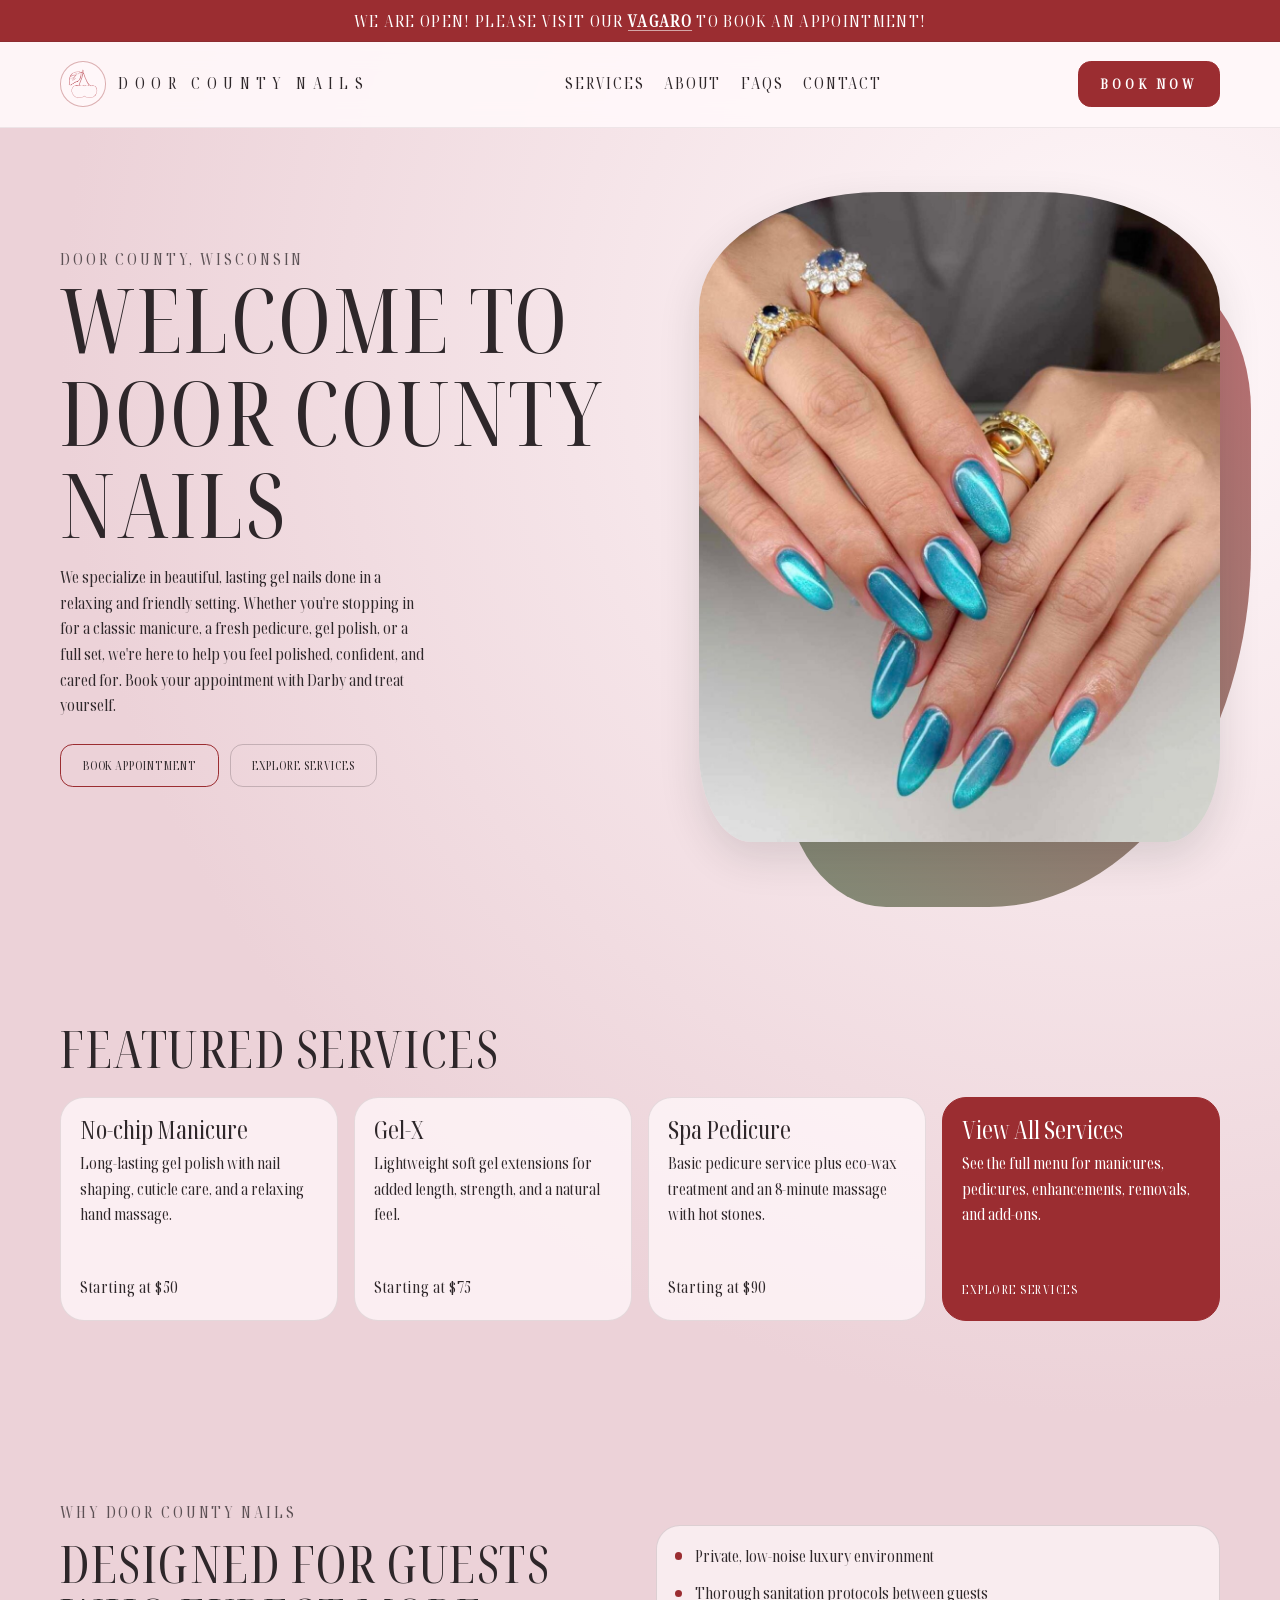
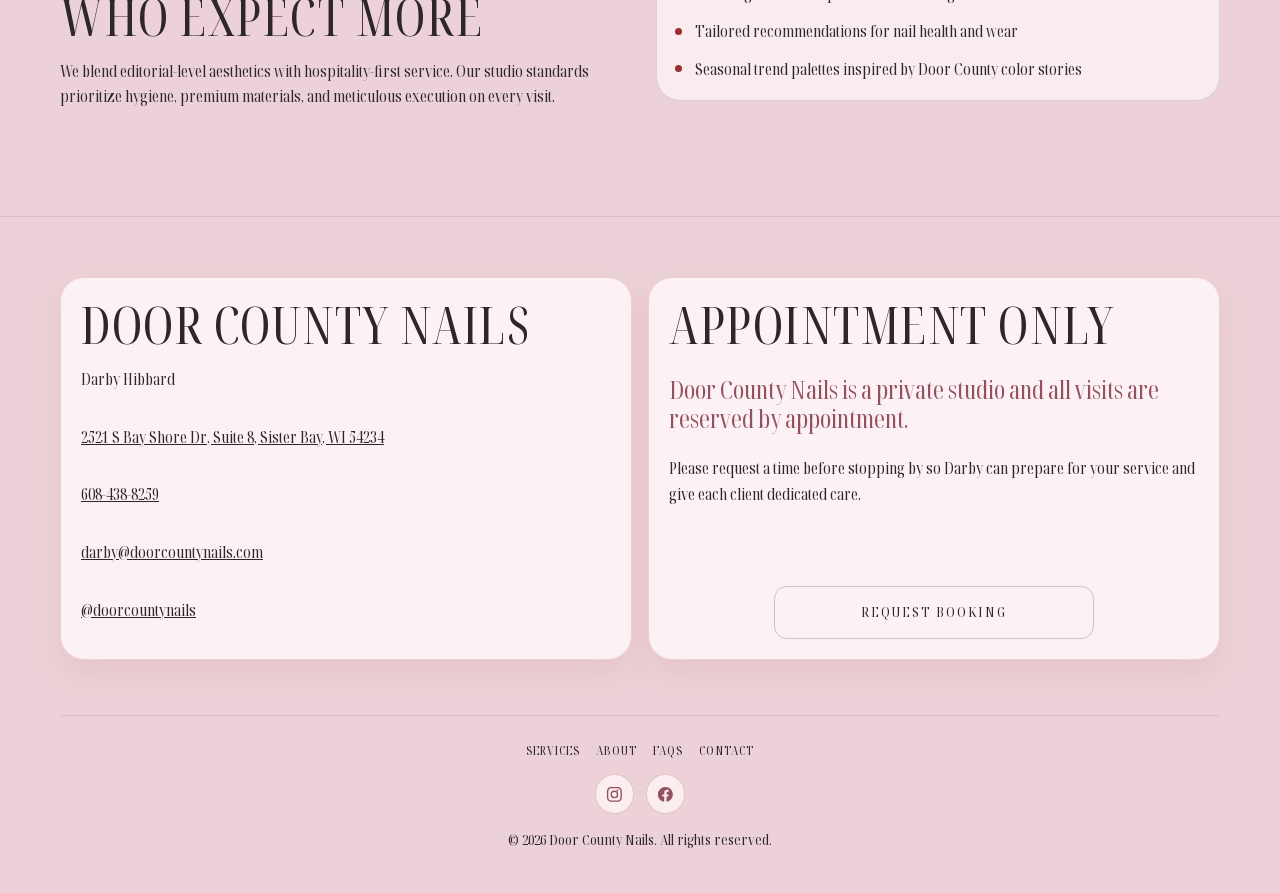
<file: index.html>
<!doctype html>
<html lang="en">
  <head>
    <meta charset="UTF-8" />
    <meta name="viewport" content="width=device-width, initial-scale=1" />
    <link rel="icon" href="./favicon.ico" sizes="any" />
    <link rel="icon" type="image/png" sizes="32x32" href="./assets/favicon-32x32.png" />
    <link rel="apple-touch-icon" href="./assets/apple-touch-icon.png" />
    <title>Door County Nails | Gel Manicures & Pedicures in Sister Bay, WI</title>
    <meta
      name="description"
      content="Book gel manicures, pedicures, Gel-X extensions, builder gel, hard gel, and nail art with Door County Nails in Sister Bay, Wisconsin."
    />
    <meta name="robots" content="index, follow" />
    <meta name="theme-color" content="#ecd2d8" />
    <link rel="canonical" href="https://www.doorcountynails.com/" />

    <meta property="og:type" content="website" />
    <meta property="og:site_name" content="Door County Nails" />
    <meta property="og:title" content="Door County Nails | Gel Manicures & Pedicures in Sister Bay, WI" />
    <meta
      property="og:description"
      content="Private nail studio in Sister Bay offering gel manicures, pedicures, nail art, Gel-X extensions, builder gel, and hard gel."
    />
    <meta property="og:url" content="https://www.doorcountynails.com/" />
    <meta property="og:image" content="https://www.doorcountynails.com/assets/home-featured/featured-nails-01.jpg" />

    <meta name="twitter:card" content="summary_large_image" />
    <meta name="twitter:title" content="Door County Nails | Gel Manicures & Pedicures in Sister Bay, WI" />
    <meta
      name="twitter:description"
      content="Private nail studio in Sister Bay offering gel manicures, pedicures, nail art, Gel-X extensions, builder gel, and hard gel."
    />
    <meta name="twitter:image" content="https://www.doorcountynails.com/assets/home-featured/featured-nails-01.jpg" />

    <link rel="stylesheet" href="./styles.css?v=20260529b" />

    <script type="application/ld+json">
      {
        "@context": "https://schema.org",
        "@type": "NailSalon",
        "@id": "https://www.doorcountynails.com/#nailsalon",
        "name": "Door County Nails",
        "description": "Private nail studio in Sister Bay, Wisconsin offering gel manicures, pedicures, nail art, Gel-X extensions, builder gel, and hard gel by appointment.",
        "url": "https://www.doorcountynails.com/",
        "image": "https://www.doorcountynails.com/assets/home-featured/featured-nails-01.jpg",
        "logo": "https://www.doorcountynails.com/assets/favicon-512x512.png",
        "telephone": "+1-608-438-8259",
        "email": "darby@doorcountynails.com",
        "priceRange": "$$",
        "address": {
          "@type": "PostalAddress",
          "streetAddress": "2521 S Bay Shore Dr, Suite 8",
          "addressLocality": "Sister Bay",
          "addressRegion": "WI",
          "postalCode": "54234",
          "addressCountry": "US"
        },
        "geo": {
          "@type": "GeoCoordinates",
          "latitude": 45.1860832,
          "longitude": -87.1354748
        },
        "hasMap": "https://maps.app.goo.gl/6ezyYwYSgmvdjc766",
        "areaServed": [
          {
            "@type": "Place",
            "name": "Sister Bay, WI"
          },
          {
            "@type": "Place",
            "name": "Door County, WI"
          }
        ],
        "sameAs": [
          "https://www.instagram.com/doorcountynails",
          "https://www.facebook.com/profile.php?id=61590149589193",
          "https://www.tiktok.com/@doorcountynails"
        ],
        "hasOfferCatalog": {
          "@type": "OfferCatalog",
          "name": "Door County Nails services",
          "itemListElement": [
            {
              "@type": "Offer",
              "itemOffered": {
                "@type": "Service",
                "name": "Gel manicures"
              }
            },
            {
              "@type": "Offer",
              "itemOffered": {
                "@type": "Service",
                "name": "Pedicures"
              }
            },
            {
              "@type": "Offer",
              "itemOffered": {
                "@type": "Service",
                "name": "Gel-X extensions"
              }
            },
            {
              "@type": "Offer",
              "itemOffered": {
                "@type": "Service",
                "name": "Builder gel and hard gel"
              }
            },
            {
              "@type": "Offer",
              "itemOffered": {
                "@type": "Service",
                "name": "Nail art"
              }
            }
          ]
        },
        "potentialAction": {
          "@type": "ReserveAction",
          "target": {
            "@type": "EntryPoint",
            "urlTemplate": "https://www.vagaro.com/doorcountynails"
          },
          "result": {
            "@type": "Reservation",
            "name": "Nail appointment"
          }
        }
      }
    </script>
  </head>
  <body>
    <a class="skip-link" href="#main-content">Skip to content</a>
    <div class="site-banner">
      <div class="container">
        We are OPEN! Please visit our <a href="https://www.vagaro.com/doorcountynails" target="_blank" rel="noopener">Vagaro</a> to book an appointment!
      </div>
    </div>


    <header class="site-header" id="top">
      <div class="container header-shell">
        <a class="brand" href="./" aria-label="Door County Nails home">
          <span class="brand-mark" aria-hidden="true"><img src="assets/cherry-outline-final.png" alt="" /></span>
          <span class="brand-text">Door County Nails</span>
        </a>

        <button class="menu-toggle" type="button" aria-expanded="false" aria-controls="primary-nav">
          Menu
        </button>

        <nav id="primary-nav" class="site-nav" aria-label="Primary">
          <a href="./services/">Services</a>
          <a href="./about/">About</a>
          <a href="./faq/">FAQs</a>
          <a href="./contact/">Contact</a>
          <a class="cta cta-mobile" href="https://www.vagaro.com/doorcountynails" target="_blank" rel="noopener">Book Now</a>
        </nav>

        <a class="cta cta-desktop" href="https://www.vagaro.com/doorcountynails" target="_blank" rel="noopener">Book Now</a>
      </div>
    </header>

    <main id="main-content">
      <section class="hero section-padding">
        <div class="container hero-grid reveal">
          <div class="hero-copy">
            <p class="eyebrow">Door County, Wisconsin</p>
            <h1>Welcome to Door County Nails</h1>
            <p>
              We specialize in beautiful, lasting gel nails done in a relaxing and friendly setting. Whether you're
              stopping in for a classic manicure, a fresh pedicure, gel polish, or a full set, we're here to help you
              feel polished, confident, and cared for. Book your appointment with Darby and treat yourself.
            </p>
            <div class="hero-actions">
              <a class="cta" href="https://www.vagaro.com/doorcountynails" target="_blank" rel="noopener">Book Appointment</a>
              <a class="cta secondary" href="#signature-services">Explore Services</a>
            </div>
          </div>

          <div class="hero-visual" aria-label="Featured Door County Nails manicure photo">
            <div class="visual-wrap hero-slideshow">
              <img
                class="hero-slide is-active"
                src="assets/home-featured/featured-nails-01.jpg"
                alt="Door County Nails manicure inspiration"
                loading="eager"
              />
              <img
                class="hero-slide"
                src="assets/home-featured/featured-nails-02.jpg"
                alt="Door County Nails gel manicure inspiration"
                loading="lazy"
              />
              <img
                class="hero-slide"
                src="assets/home-featured/featured-nails-03.jpg"
                alt="Door County Nails nail art inspiration"
                loading="lazy"
              />
              <img
                class="hero-slide"
                src="assets/home-featured/featured-nails-04.jpg"
                alt="Door County Nails polished nail set"
                loading="lazy"
              />
              <img
                class="hero-slide"
                src="assets/home-featured/featured-nails-05.jpg"
                alt="Soft manicure detail with pink polish"
                loading="lazy"
              />
            </div>
          </div>
        </div>
      </section>

      <section id="signature-services" class="services section-padding reveal">
        <div class="container">
          <div class="section-head">
            <h2>Featured Services</h2>
          </div>

          <div class="service-grid">
            <article class="service-card">
              <h3>No-chip Manicure</h3>
              <p>Long-lasting gel polish with nail shaping, cuticle care, and a relaxing hand massage.</p>
              <p class="price">Starting at $50</p>
            </article>
            <article class="service-card">
              <h3>Gel-X</h3>
              <p>Lightweight soft gel extensions for added length, strength, and a natural feel.</p>
              <p class="price">Starting at $75</p>
            </article>
            <article class="service-card">
              <h3>Spa Pedicure</h3>
              <p>Basic pedicure service plus eco-wax treatment and an 8-minute massage with hot stones.</p>
              <p class="price">Starting at $90</p>
            </article>
            <a class="service-card service-card-action" href="./services/">
              <h3>View All Services</h3>
              <p>See the full menu for manicures, pedicures, enhancements, removals, and add-ons.</p>
              <span>Explore Services</span>
            </a>
          </div>
        </div>
      </section>

      <section class="story section-padding reveal">
        <div class="container story-grid">
          <div>
            <p class="eyebrow">Why Door County Nails</p>
            <h2>Designed For Guests Who Expect More</h2>
            <p>
              We blend editorial-level aesthetics with hospitality-first service. Our studio standards prioritize hygiene,
              premium materials, and meticulous execution on every visit.
            </p>
          </div>

          <ul class="value-list">
            <li>Private, low-noise luxury environment</li>
            <li>Thorough sanitation protocols between guests</li>
            <li>Tailored recommendations for nail health and wear</li>
            <li>Seasonal trend palettes inspired by Door County color stories</li>
          </ul>
        </div>
      </section>

    </main>

    <footer class="site-footer">
      <div class="container footer-visit-grid">
        <div class="visit-card">
          <h2>Door County Nails</h2>
          <p>Darby Hibbard</p>
          <p>
            <a href="https://share.google/E4tLBmKFWJFwZ6lcw" target="_blank" rel="noopener">
              2521 S Bay Shore Dr, Suite 8, Sister Bay, WI 54234
            </a>
          </p>
          <p><a href="tel:+16084388259">608-438-8259</a></p>
          <p><a href="mailto:darby@doorcountynails.com">darby@doorcountynails.com</a></p>
          <p><a href="https://www.instagram.com/doorcountynails" target="_blank" rel="noopener">@doorcountynails</a></p>
        </div>

        <div class="visit-card">
          <h2>Appointment Only</h2>
          <p class="visit-note">Door County Nails is a private studio and all visits are reserved by appointment.</p>
          <p>Please request a time before stopping by so Darby can prepare for your service and give each client dedicated care.</p>
          <a class="cta secondary" href="https://www.vagaro.com/doorcountynails" target="_blank" rel="noopener">
            Request Booking
          </a>
        </div>
      </div>

      <div class="container footer-shell">
        <nav aria-label="Footer">
          <a href="./services/">Services</a>
          <a href="./about/">About</a>
          <a href="./faq/">FAQs</a>
          <a href="./contact/">Contact</a>
        </nav>
        <div class="footer-social" aria-label="Social links">
          <a class="footer-social-link" href="https://www.instagram.com/doorcountynails" target="_blank" rel="noopener" aria-label="Door County Nails on Instagram">
            <svg viewBox="-1 -1 18 18" aria-hidden="true" focusable="false">
              <path d="M8 0C5.83 0 5.56.01 4.7.05 3.85.09 3.27.22 2.76.42c-.53.21-.98.49-1.42.93C.9 1.78.62 2.23.42 2.76.22 3.27.09 3.85.05 4.7.01 5.56 0 5.83 0 8s.01 2.44.05 3.3c.04.85.17 1.43.37 1.94.2.53.48.98.92 1.42.44.44.89.72 1.42.92.51.2 1.09.33 1.94.37.86.04 1.13.05 3.3.05s2.44-.01 3.3-.05c.85-.04 1.43-.17 1.94-.37.53-.2.98-.48 1.42-.92.44-.44.72-.89.92-1.42.2-.51.33-1.09.37-1.94.04-.86.05-1.13.05-3.3s-.01-2.44-.05-3.3c-.04-.85-.17-1.43-.37-1.94-.2-.53-.48-.98-.92-1.42-.44-.44-.89-.72-1.42-.92-.51-.2-1.09-.33-1.94-.37C10.44.01 10.17 0 8 0Zm0 1.44c2.13 0 2.38.01 3.23.05.78.04 1.2.17 1.48.28.37.14.64.31.92.59.28.28.45.55.59.92.11.28.24.7.28 1.48.04.85.05 1.1.05 3.23s-.01 2.38-.05 3.23c-.04.78-.17 1.2-.28 1.48-.14.37-.31.64-.59.92-.28.28-.55.45-.92.59-.28.11-.7.24-1.48.28-.85.04-1.1.05-3.23.05s-2.38-.01-3.23-.05c-.78-.04-1.2-.17-1.48-.28-.37-.14-.64-.31-.92-.59-.28-.28-.45-.55-.59-.92-.11-.28-.24-.7-.28-1.48-.04-.85-.05-1.1-.05-3.23s.01-2.38.05-3.23c.04-.78.17-1.2.28-1.48.14-.37.31-.64.59-.92.28-.28.55-.45.92-.59.28-.11.7-.24 1.48-.28.85-.04 1.1-.05 3.23-.05Z"/>
              <path d="M8 3.89A4.11 4.11 0 1 0 8 12.11 4.11 4.11 0 0 0 8 3.89Zm0 6.78A2.67 2.67 0 1 1 8 5.33a2.67 2.67 0 0 1 0 5.34Z"/>
              <path d="M12.27 3.73a.96.96 0 1 1-1.92 0 .96.96 0 0 1 1.92 0Z"/>
            </svg>
          </a>
          <a class="footer-social-link" href="https://www.facebook.com/profile.php?id=61590149589193" target="_blank" rel="noopener" aria-label="Door County Nails on Facebook">
            <svg viewBox="-1 -1 18 18" aria-hidden="true" focusable="false">
              <path d="M16 8.05C16 3.61 12.42 0 8 0S0 3.61 0 8.05c0 4.02 2.93 7.35 6.75 7.95v-5.63H4.72V8.05h2.03V6.28c0-2.02 1.2-3.13 3.02-3.13.88 0 1.79.16 1.79.16v1.97h-1.01c-.99 0-1.3.62-1.3 1.25v1.52h2.22l-.35 2.32H9.25V16A8.02 8.02 0 0 0 16 8.05Z"/>
            </svg>
          </a>
        </div>
        <p>&copy; <span id="year"></span> Door County Nails. All rights reserved.</p>
      </div>
    </footer>

    <script src="./script.js?v=20260528"></script>
  </body>
</html>
</file>
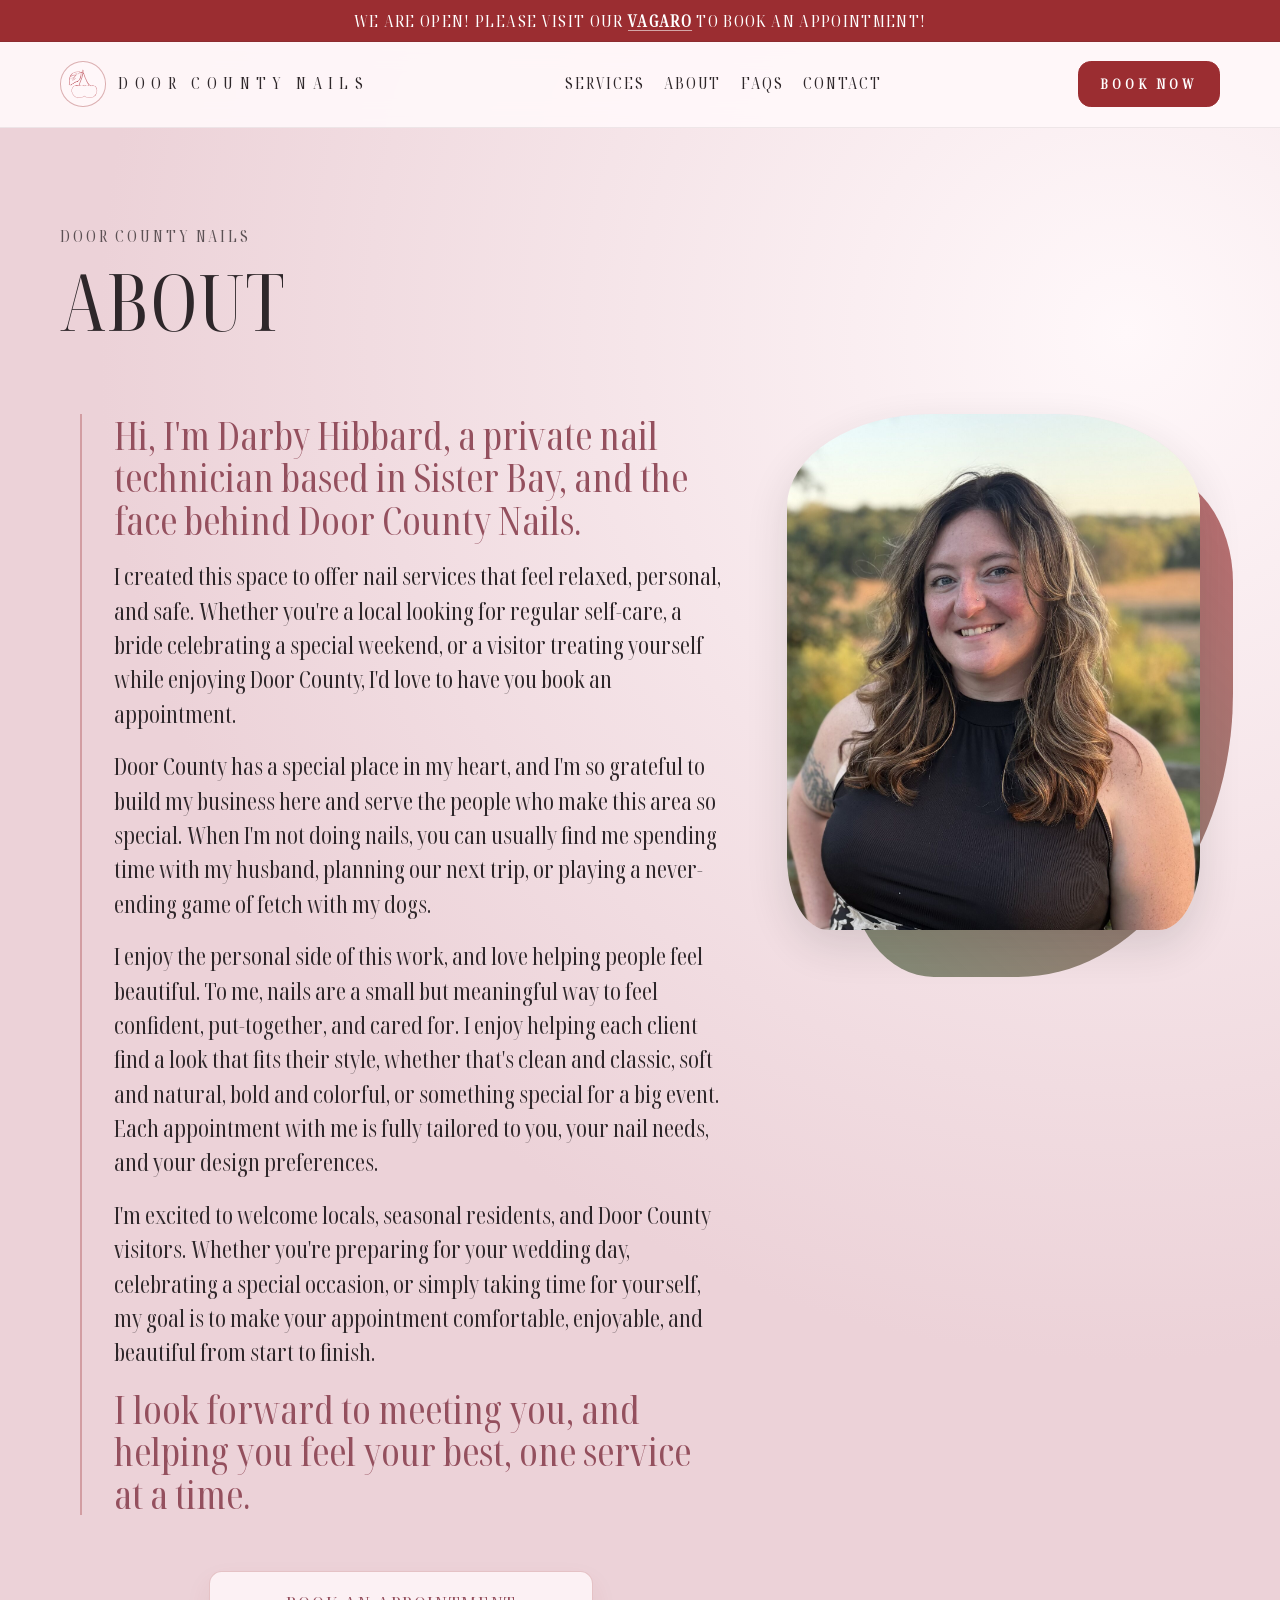
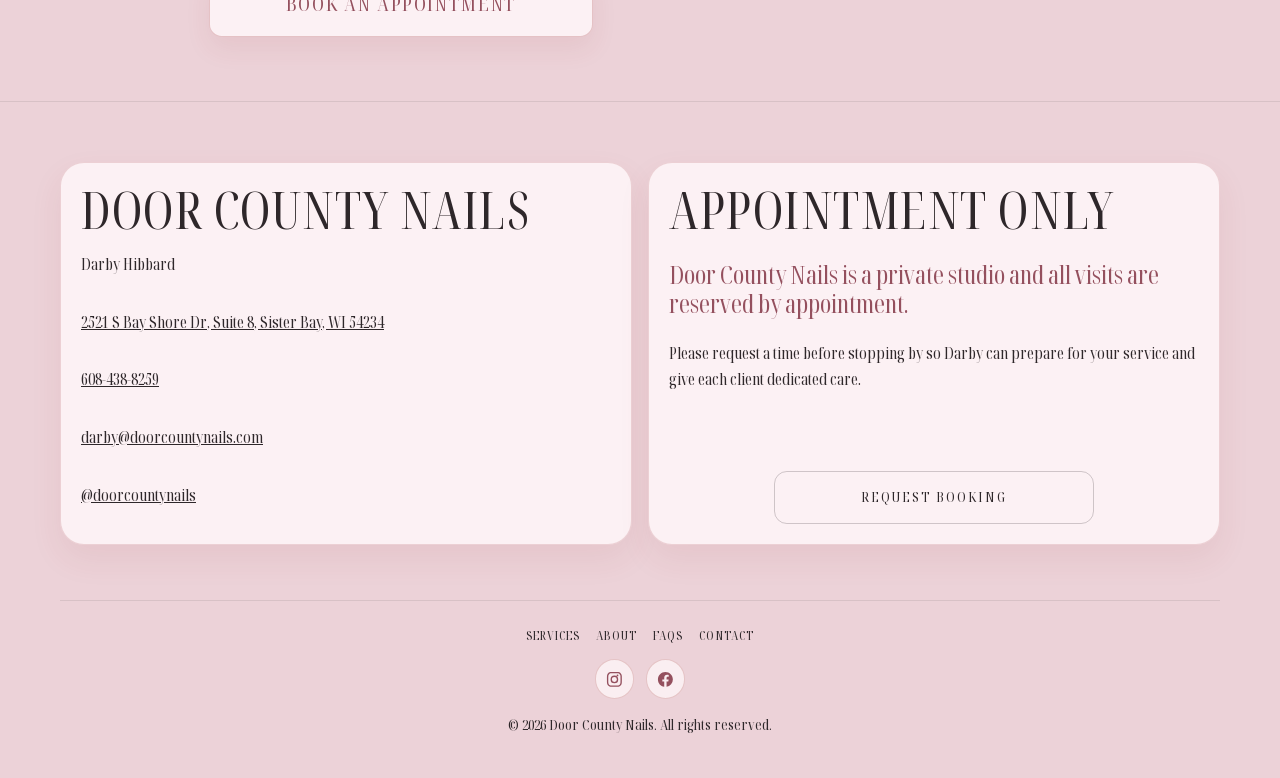
<file: about/index.html>
<!doctype html>
<html lang="en">
  <head>
    <meta charset="UTF-8" />
    <meta name="viewport" content="width=device-width, initial-scale=1" />
    <link rel="icon" href="../favicon.ico" sizes="any" />
    <link rel="icon" type="image/png" sizes="32x32" href="../assets/favicon-32x32.png" />
    <link rel="apple-touch-icon" href="../assets/apple-touch-icon.png" />
    <title>About Darby Hibbard | Door County Nails</title>
    <meta
      name="description"
      content="Meet Darby Hibbard, private nail technician behind Door County Nails in Sister Bay, Wisconsin, and learn about the studio's appointment-only nail care experience."
    />
    <link rel="canonical" href="https://www.doorcountynails.com/about/" />

    <meta property="og:type" content="website" />
    <meta property="og:site_name" content="Door County Nails" />
    <meta property="og:title" content="About Darby Hibbard | Door County Nails" />
    <meta
      property="og:description"
      content="Meet Darby Hibbard and learn about the appointment-only Door County Nails studio experience in Sister Bay, Wisconsin."
    />
    <meta property="og:url" content="https://www.doorcountynails.com/about/" />
    <meta property="og:image" content="https://www.doorcountynails.com/assets/darby-hibbard-portrait.jpg" />

    <meta name="twitter:card" content="summary_large_image" />
    <meta name="twitter:title" content="About Darby Hibbard | Door County Nails" />
    <meta
      name="twitter:description"
      content="Meet Darby Hibbard and learn about the appointment-only Door County Nails studio experience in Sister Bay, Wisconsin."
    />
    <meta name="twitter:image" content="https://www.doorcountynails.com/assets/darby-hibbard-portrait.jpg" />

    <link rel="stylesheet" href="../styles.css?v=20260529b" />

    <script type="application/ld+json">
      {
        "@context": "https://schema.org",
        "@type": "BreadcrumbList",
        "itemListElement": [
          {
            "@type": "ListItem",
            "position": 1,
            "name": "Home",
            "item": "https://www.doorcountynails.com/"
          },
          {
            "@type": "ListItem",
            "position": 2,
            "name": "About",
            "item": "https://www.doorcountynails.com/about/"
          }
        ]
      }
    </script>
  </head>
  <body>
    <div class="site-banner">
      <div class="container">
        We are OPEN! Please visit our <a href="https://www.vagaro.com/doorcountynails" target="_blank" rel="noopener">Vagaro</a> to book an appointment!
      </div>
    </div>

    <header class="site-header">
      <div class="container header-shell">
        <a class="brand" href="../"><span class="brand-mark" aria-hidden="true"><img src="../assets/cherry-outline-final.png" alt="" /></span><span class="brand-text">Door County Nails</span></a>
        <button class="menu-toggle" type="button" aria-expanded="false" aria-controls="primary-nav">
          Menu
        </button>
        <nav id="primary-nav" class="site-nav" aria-label="Primary">
          <a href="../services/">Services</a>
          <a href="../about/">About</a>
          <a href="../faq/">FAQs</a>
          <a href="../contact/">Contact</a>
          <a class="cta cta-mobile" href="https://www.vagaro.com/doorcountynails" target="_blank" rel="noopener">Book Now</a>
        </nav>
        <a class="cta cta-desktop" href="https://www.vagaro.com/doorcountynails" target="_blank" rel="noopener">Book Now</a>
      </div>
    </header>

    <main>
      <section class="page-hero">
        <div class="container">
          <p class="eyebrow">Door County Nails</p>
          <h1>About</h1>
        </div>
      </section>

      <section class="page-shell">
        <div class="container about-shell">
          <div class="about-content">
            <div class="about-copy">
              <p class="about-lede">
                Hi, I'm Darby Hibbard, a private nail technician based in Sister Bay, and the face behind Door County
                Nails.
              </p>

              <p>
                I created this space to offer nail services that feel relaxed, personal, and safe. Whether you're a local
                looking for regular self-care, a bride celebrating a special weekend, or a visitor treating yourself while
                enjoying Door County, I'd love to have you book an appointment.
              </p>

              <p>
                Door County has a special place in my heart, and I'm so grateful to build my business here and serve the
                people who make this area so special. When I'm not doing nails, you can usually find me spending time with
                my husband, planning our next trip, or playing a never-ending game of fetch with my dogs.
              </p>

              <p>
                I enjoy the personal side of this work, and love helping people feel beautiful. To me, nails are a small
                but meaningful way to feel confident, put-together, and cared for. I enjoy helping each client find a look
                that fits their style, whether that's clean and classic, soft and natural, bold and colorful, or something
                special for a big event. Each appointment with me is fully tailored to you, your nail needs, and your
                design preferences.
              </p>

              <p>
                I'm excited to welcome locals, seasonal residents, and Door County visitors. Whether you're preparing for
                your wedding day, celebrating a special occasion, or simply taking time for yourself, my goal is to make
                your appointment comfortable, enjoyable, and beautiful from start to finish.
              </p>

              <p class="about-signoff">
                I look forward to meeting you, and helping you feel your best, one service at a time.
              </p>
            </div>

            <div class="about-cta">
              <a class="contact-action about-cta-button" href="../contact/">Book an Appointment</a>
            </div>
          </div>

          <figure class="about-portrait">
            <div class="visual-wrap">
              <img
                src="../assets/darby-hibbard-portrait.jpg"
                alt="Darby Hibbard, owner and nail technician at Door County Nails"
                width="1400"
                height="1750"
                loading="lazy"
              />
            </div>
          </figure>
        </div>
      </section>
    </main>

    <footer class="site-footer">
      <div class="container footer-visit-grid">
        <div class="visit-card">
          <h2>Door County Nails</h2>
          <p>Darby Hibbard</p>
          <p>
            <a href="https://share.google/E4tLBmKFWJFwZ6lcw" target="_blank" rel="noopener">
              2521 S Bay Shore Dr, Suite 8, Sister Bay, WI 54234
            </a>
          </p>
          <p><a href="tel:+16084388259">608-438-8259</a></p>
          <p><a href="mailto:darby@doorcountynails.com">darby@doorcountynails.com</a></p>
          <p><a href="https://www.instagram.com/doorcountynails" target="_blank" rel="noopener">@doorcountynails</a></p>
        </div>

        <div class="visit-card">
          <h2>Appointment Only</h2>
          <p class="visit-note">Door County Nails is a private studio and all visits are reserved by appointment.</p>
          <p>Please request a time before stopping by so Darby can prepare for your service and give each client dedicated care.</p>
          <a class="cta secondary" href="https://www.vagaro.com/doorcountynails" target="_blank" rel="noopener">
            Request Booking
          </a>
        </div>
      </div>

      <div class="container footer-shell">
        <nav aria-label="Footer">
          <a href="../services/">Services</a>
          <a href="../about/">About</a>
          <a href="../faq/">FAQs</a>
          <a href="../contact/">Contact</a>
        </nav>
        <div class="footer-social" aria-label="Social links">
          <a class="footer-social-link" href="https://www.instagram.com/doorcountynails" target="_blank" rel="noopener" aria-label="Door County Nails on Instagram">
            <svg viewBox="-1 -1 18 18" aria-hidden="true" focusable="false">
              <path d="M8 0C5.83 0 5.56.01 4.7.05 3.85.09 3.27.22 2.76.42c-.53.21-.98.49-1.42.93C.9 1.78.62 2.23.42 2.76.22 3.27.09 3.85.05 4.7.01 5.56 0 5.83 0 8s.01 2.44.05 3.3c.04.85.17 1.43.37 1.94.2.53.48.98.92 1.42.44.44.89.72 1.42.92.51.2 1.09.33 1.94.37.86.04 1.13.05 3.3.05s2.44-.01 3.3-.05c.85-.04 1.43-.17 1.94-.37.53-.2.98-.48 1.42-.92.44-.44.72-.89.92-1.42.2-.51.33-1.09.37-1.94.04-.86.05-1.13.05-3.3s-.01-2.44-.05-3.3c-.04-.85-.17-1.43-.37-1.94-.2-.53-.48-.98-.92-1.42-.44-.44-.89-.72-1.42-.92-.51-.2-1.09-.33-1.94-.37C10.44.01 10.17 0 8 0Zm0 1.44c2.13 0 2.38.01 3.23.05.78.04 1.2.17 1.48.28.37.14.64.31.92.59.28.28.45.55.59.92.11.28.24.7.28 1.48.04.85.05 1.1.05 3.23s-.01 2.38-.05 3.23c-.04.78-.17 1.2-.28 1.48-.14.37-.31.64-.59.92-.28.28-.55.45-.92.59-.28.11-.7.24-1.48.28-.85.04-1.1.05-3.23.05s-2.38-.01-3.23-.05c-.78-.04-1.2-.17-1.48-.28-.37-.14-.64-.31-.92-.59-.28-.28-.45-.55-.59-.92-.11-.28-.24-.7-.28-1.48-.04-.85-.05-1.1-.05-3.23s.01-2.38.05-3.23c.04-.78.17-1.2.28-1.48.14-.37.31-.64.59-.92.28-.28.55-.45.92-.59.28-.11.7-.24 1.48-.28.85-.04 1.1-.05 3.23-.05Z"/>
              <path d="M8 3.89A4.11 4.11 0 1 0 8 12.11 4.11 4.11 0 0 0 8 3.89Zm0 6.78A2.67 2.67 0 1 1 8 5.33a2.67 2.67 0 0 1 0 5.34Z"/>
              <path d="M12.27 3.73a.96.96 0 1 1-1.92 0 .96.96 0 0 1 1.92 0Z"/>
            </svg>
          </a>
          <a class="footer-social-link" href="https://www.facebook.com/profile.php?id=61590149589193" target="_blank" rel="noopener" aria-label="Door County Nails on Facebook">
            <svg viewBox="-1 -1 18 18" aria-hidden="true" focusable="false">
              <path d="M16 8.05C16 3.61 12.42 0 8 0S0 3.61 0 8.05c0 4.02 2.93 7.35 6.75 7.95v-5.63H4.72V8.05h2.03V6.28c0-2.02 1.2-3.13 3.02-3.13.88 0 1.79.16 1.79.16v1.97h-1.01c-.99 0-1.3.62-1.3 1.25v1.52h2.22l-.35 2.32H9.25V16A8.02 8.02 0 0 0 16 8.05Z"/>
            </svg>
          </a>
        </div>
        <p>&copy; <span id="year"></span> Door County Nails. All rights reserved.</p>
      </div>
    </footer>

    <script src="../script.js?v=20260528"></script>
  </body>
</html>
</file>
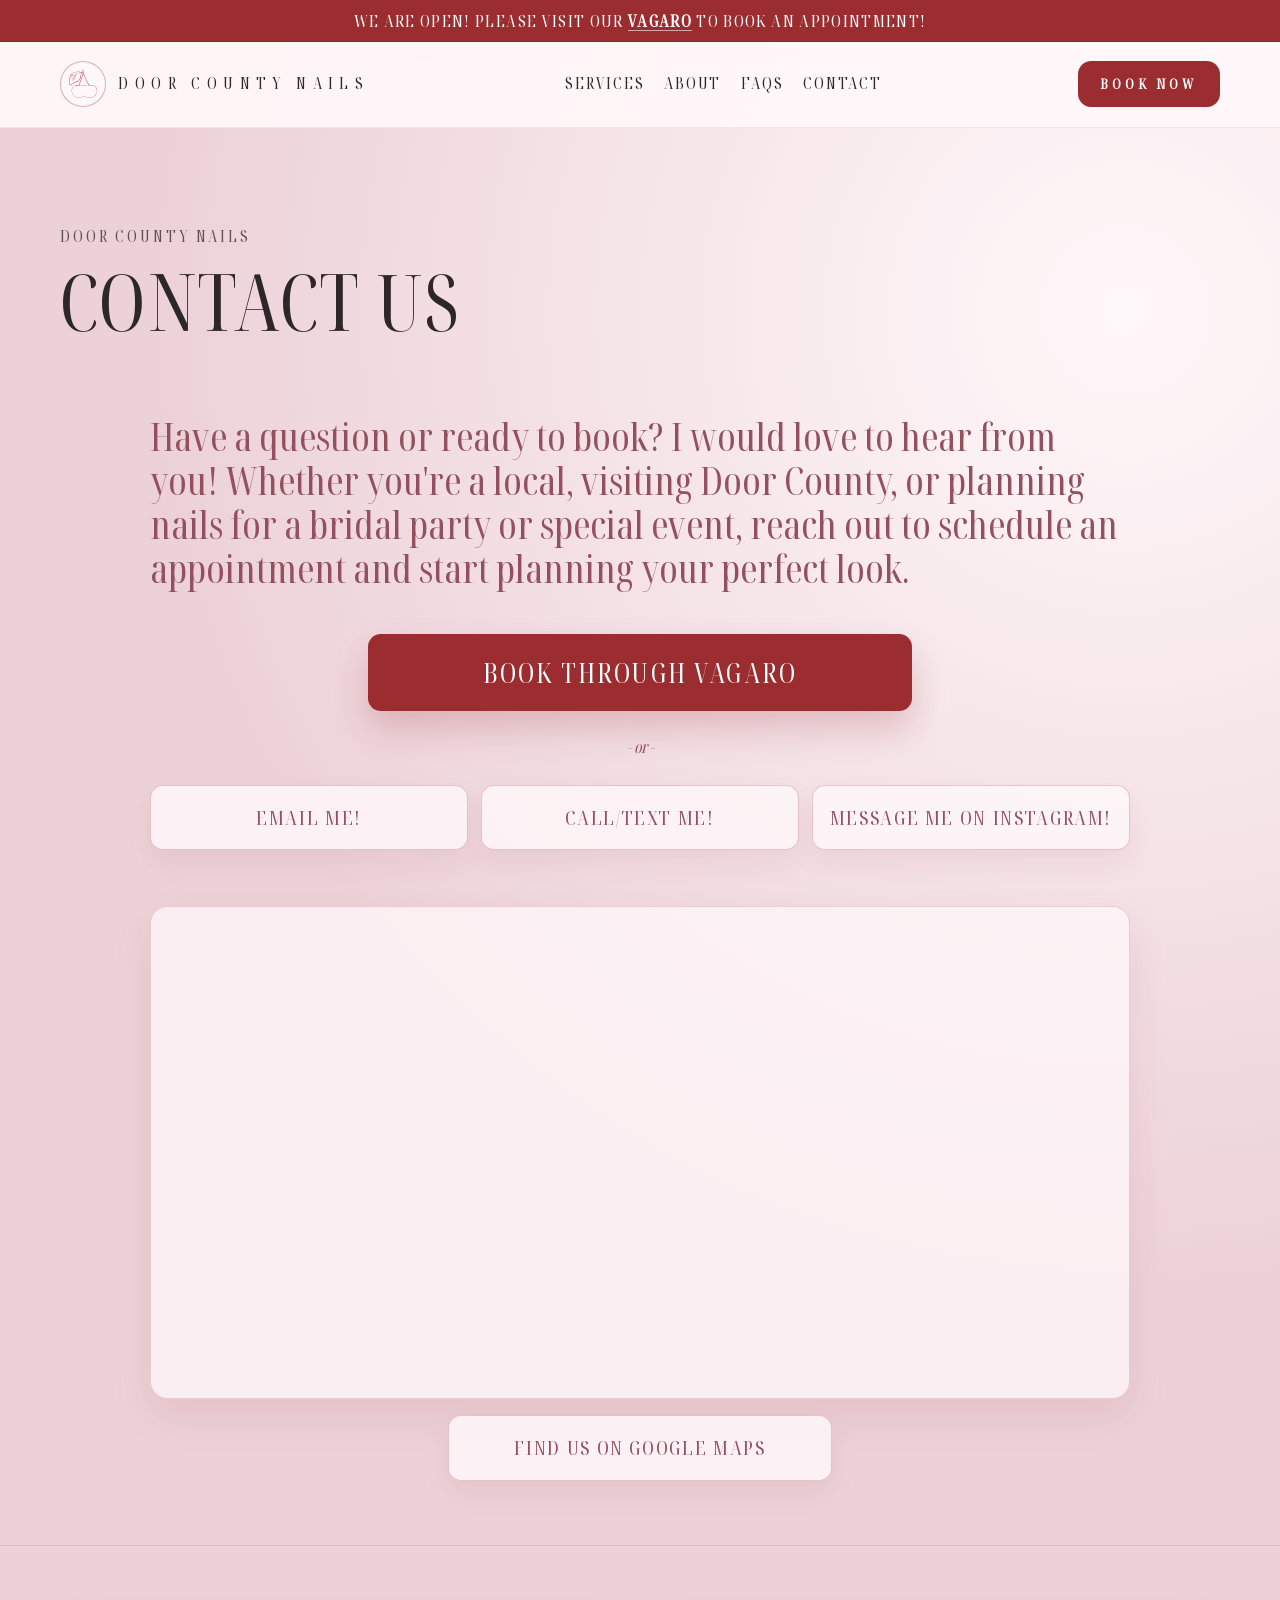
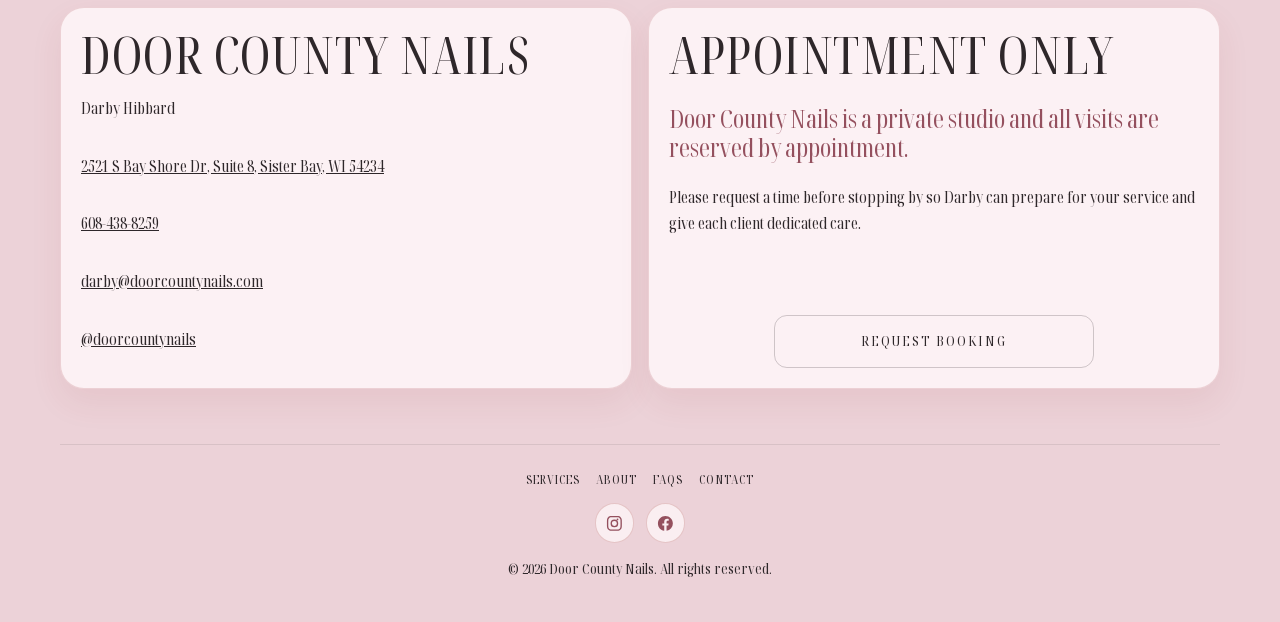
<file: contact/index.html>
<!doctype html>
<html lang="en">
  <head>
    <meta charset="UTF-8" />
    <meta name="viewport" content="width=device-width, initial-scale=1" />
    <link rel="icon" href="../favicon.ico" sizes="any" />
    <link rel="icon" type="image/png" sizes="32x32" href="../assets/favicon-32x32.png" />
    <link rel="apple-touch-icon" href="../assets/apple-touch-icon.png" />
    <title>Book a Nail Appointment in Sister Bay, WI | Door County Nails</title>
    <meta
      name="description"
      content="Book through Vagaro or contact Door County Nails in Sister Bay, Wisconsin for appointment-only gel manicures, pedicures, nail art, and nail enhancements."
    />
    <link rel="canonical" href="https://www.doorcountynails.com/contact/" />

    <meta property="og:type" content="website" />
    <meta property="og:site_name" content="Door County Nails" />
    <meta property="og:title" content="Book a Nail Appointment in Sister Bay, WI | Door County Nails" />
    <meta
      property="og:description"
      content="Book through Vagaro or contact Door County Nails for appointment-only gel manicures, pedicures, nail art, and nail enhancements."
    />
    <meta property="og:url" content="https://www.doorcountynails.com/contact/" />
    <meta property="og:image" content="https://www.doorcountynails.com/assets/home-featured/featured-nails-01.jpg" />

    <meta name="twitter:card" content="summary_large_image" />
    <meta name="twitter:title" content="Book a Nail Appointment in Sister Bay, WI | Door County Nails" />
    <meta
      name="twitter:description"
      content="Book through Vagaro or contact Door County Nails for appointment-only gel manicures, pedicures, nail art, and nail enhancements."
    />
    <meta name="twitter:image" content="https://www.doorcountynails.com/assets/home-featured/featured-nails-01.jpg" />

    <link rel="stylesheet" href="../styles.css?v=20260529b" />

    <script type="application/ld+json">
      {
        "@context": "https://schema.org",
        "@type": "BreadcrumbList",
        "itemListElement": [
          {
            "@type": "ListItem",
            "position": 1,
            "name": "Home",
            "item": "https://www.doorcountynails.com/"
          },
          {
            "@type": "ListItem",
            "position": 2,
            "name": "Contact",
            "item": "https://www.doorcountynails.com/contact/"
          }
        ]
      }
    </script>
  </head>
  <body>
    <div class="site-banner">
      <div class="container">
        We are OPEN! Please visit our <a href="https://www.vagaro.com/doorcountynails" target="_blank" rel="noopener">Vagaro</a> to book an appointment!
      </div>
    </div>

    <header class="site-header">
      <div class="container header-shell">
        <a class="brand" href="../"><span class="brand-mark" aria-hidden="true"><img src="../assets/cherry-outline-final.png" alt="" /></span><span class="brand-text">Door County Nails</span></a>
        <button class="menu-toggle" type="button" aria-expanded="false" aria-controls="primary-nav">
          Menu
        </button>
        <nav id="primary-nav" class="site-nav" aria-label="Primary">
          <a href="../services/">Services</a>
          <a href="../about/">About</a>
          <a href="../faq/">FAQs</a>
          <a href="../contact/">Contact</a>
          <a class="cta cta-mobile" href="https://www.vagaro.com/doorcountynails" target="_blank" rel="noopener">Book Now</a>
        </nav>
        <a class="cta cta-desktop" href="https://www.vagaro.com/doorcountynails" target="_blank" rel="noopener">Book Now</a>
      </div>
    </header>

    <main>
      <section class="page-hero">
        <div class="container">
          <p class="eyebrow">Door County Nails</p>
          <h1>Contact Us</h1>
        </div>
      </section>

      <section class="page-shell" id="book">
        <div class="container contact-shell">
          <p class="contact-copy">
            Have a question or ready to book? I would love to hear from you! Whether you're a local, visiting Door
            County, or planning nails for a bridal party or special event, reach out to schedule an appointment and start
            planning your perfect look.
          </p>

          <div class="contact-booking-primary">
            <a class="contact-booking-button" href="https://www.vagaro.com/doorcountynails" target="_blank" rel="noopener">
              Book Through Vagaro
            </a>
          </div>

          <p class="contact-divider">- or -</p>

          <div class="contact-actions" aria-label="Contact options">
            <a class="contact-action" href="mailto:darby@doorcountynails.com?subject=New%20Booking%20Request">
              Email Me!
            </a>
            <a class="contact-action" href="tel:+16084388259">Call/Text Me!</a>
            <a class="contact-action" href="https://www.instagram.com/doorcountynails" target="_blank" rel="noopener">
              Message Me On Instagram!
            </a>
          </div>

          <div class="contact-map">
            <iframe
              title="Map to Door County Nails"
              src="https://www.openstreetmap.org/export/embed.html?bbox=-87.1385%2C45.1841%2C-87.1325%2C45.1881&amp;layer=mapnik&amp;marker=45.1860832%2C-87.1354748"
              loading="lazy"
            ></iframe>
          </div>

          <div class="contact-map-action">
            <a class="contact-action contact-map-button" href="https://maps.app.goo.gl/6ezyYwYSgmvdjc766" target="_blank" rel="noopener">
              Find Us On Google Maps
            </a>
          </div>
        </div>
      </section>
    </main>

    <footer class="site-footer">
      <div class="container footer-visit-grid">
        <div class="visit-card">
          <h2>Door County Nails</h2>
          <p>Darby Hibbard</p>
          <p>
            <a href="https://share.google/E4tLBmKFWJFwZ6lcw" target="_blank" rel="noopener">
              2521 S Bay Shore Dr, Suite 8, Sister Bay, WI 54234
            </a>
          </p>
          <p><a href="tel:+16084388259">608-438-8259</a></p>
          <p><a href="mailto:darby@doorcountynails.com">darby@doorcountynails.com</a></p>
          <p><a href="https://www.instagram.com/doorcountynails" target="_blank" rel="noopener">@doorcountynails</a></p>
        </div>

        <div class="visit-card">
          <h2>Appointment Only</h2>
          <p class="visit-note">Door County Nails is a private studio and all visits are reserved by appointment.</p>
          <p>Please request a time before stopping by so Darby can prepare for your service and give each client dedicated care.</p>
          <a class="cta secondary" href="https://www.vagaro.com/doorcountynails" target="_blank" rel="noopener">
            Request Booking
          </a>
        </div>
      </div>

      <div class="container footer-shell">
        <nav aria-label="Footer">
          <a href="../services/">Services</a>
          <a href="../about/">About</a>
          <a href="../faq/">FAQs</a>
          <a href="../contact/">Contact</a>
        </nav>
        <div class="footer-social" aria-label="Social links">
          <a class="footer-social-link" href="https://www.instagram.com/doorcountynails" target="_blank" rel="noopener" aria-label="Door County Nails on Instagram">
            <svg viewBox="-1 -1 18 18" aria-hidden="true" focusable="false">
              <path d="M8 0C5.83 0 5.56.01 4.7.05 3.85.09 3.27.22 2.76.42c-.53.21-.98.49-1.42.93C.9 1.78.62 2.23.42 2.76.22 3.27.09 3.85.05 4.7.01 5.56 0 5.83 0 8s.01 2.44.05 3.3c.04.85.17 1.43.37 1.94.2.53.48.98.92 1.42.44.44.89.72 1.42.92.51.2 1.09.33 1.94.37.86.04 1.13.05 3.3.05s2.44-.01 3.3-.05c.85-.04 1.43-.17 1.94-.37.53-.2.98-.48 1.42-.92.44-.44.72-.89.92-1.42.2-.51.33-1.09.37-1.94.04-.86.05-1.13.05-3.3s-.01-2.44-.05-3.3c-.04-.85-.17-1.43-.37-1.94-.2-.53-.48-.98-.92-1.42-.44-.44-.89-.72-1.42-.92-.51-.2-1.09-.33-1.94-.37C10.44.01 10.17 0 8 0Zm0 1.44c2.13 0 2.38.01 3.23.05.78.04 1.2.17 1.48.28.37.14.64.31.92.59.28.28.45.55.59.92.11.28.24.7.28 1.48.04.85.05 1.1.05 3.23s-.01 2.38-.05 3.23c-.04.78-.17 1.2-.28 1.48-.14.37-.31.64-.59.92-.28.28-.55.45-.92.59-.28.11-.7.24-1.48.28-.85.04-1.1.05-3.23.05s-2.38-.01-3.23-.05c-.78-.04-1.2-.17-1.48-.28-.37-.14-.64-.31-.92-.59-.28-.28-.45-.55-.59-.92-.11-.28-.24-.7-.28-1.48-.04-.85-.05-1.1-.05-3.23s.01-2.38.05-3.23c.04-.78.17-1.2.28-1.48.14-.37.31-.64.59-.92.28-.28.55-.45.92-.59.28-.11.7-.24 1.48-.28.85-.04 1.1-.05 3.23-.05Z"/>
              <path d="M8 3.89A4.11 4.11 0 1 0 8 12.11 4.11 4.11 0 0 0 8 3.89Zm0 6.78A2.67 2.67 0 1 1 8 5.33a2.67 2.67 0 0 1 0 5.34Z"/>
              <path d="M12.27 3.73a.96.96 0 1 1-1.92 0 .96.96 0 0 1 1.92 0Z"/>
            </svg>
          </a>
          <a class="footer-social-link" href="https://www.facebook.com/profile.php?id=61590149589193" target="_blank" rel="noopener" aria-label="Door County Nails on Facebook">
            <svg viewBox="-1 -1 18 18" aria-hidden="true" focusable="false">
              <path d="M16 8.05C16 3.61 12.42 0 8 0S0 3.61 0 8.05c0 4.02 2.93 7.35 6.75 7.95v-5.63H4.72V8.05h2.03V6.28c0-2.02 1.2-3.13 3.02-3.13.88 0 1.79.16 1.79.16v1.97h-1.01c-.99 0-1.3.62-1.3 1.25v1.52h2.22l-.35 2.32H9.25V16A8.02 8.02 0 0 0 16 8.05Z"/>
            </svg>
          </a>
        </div>
        <p>&copy; <span id="year"></span> Door County Nails. All rights reserved.</p>
      </div>
    </footer>

    <script src="../script.js?v=20260528"></script>
  </body>
</html>
</file>
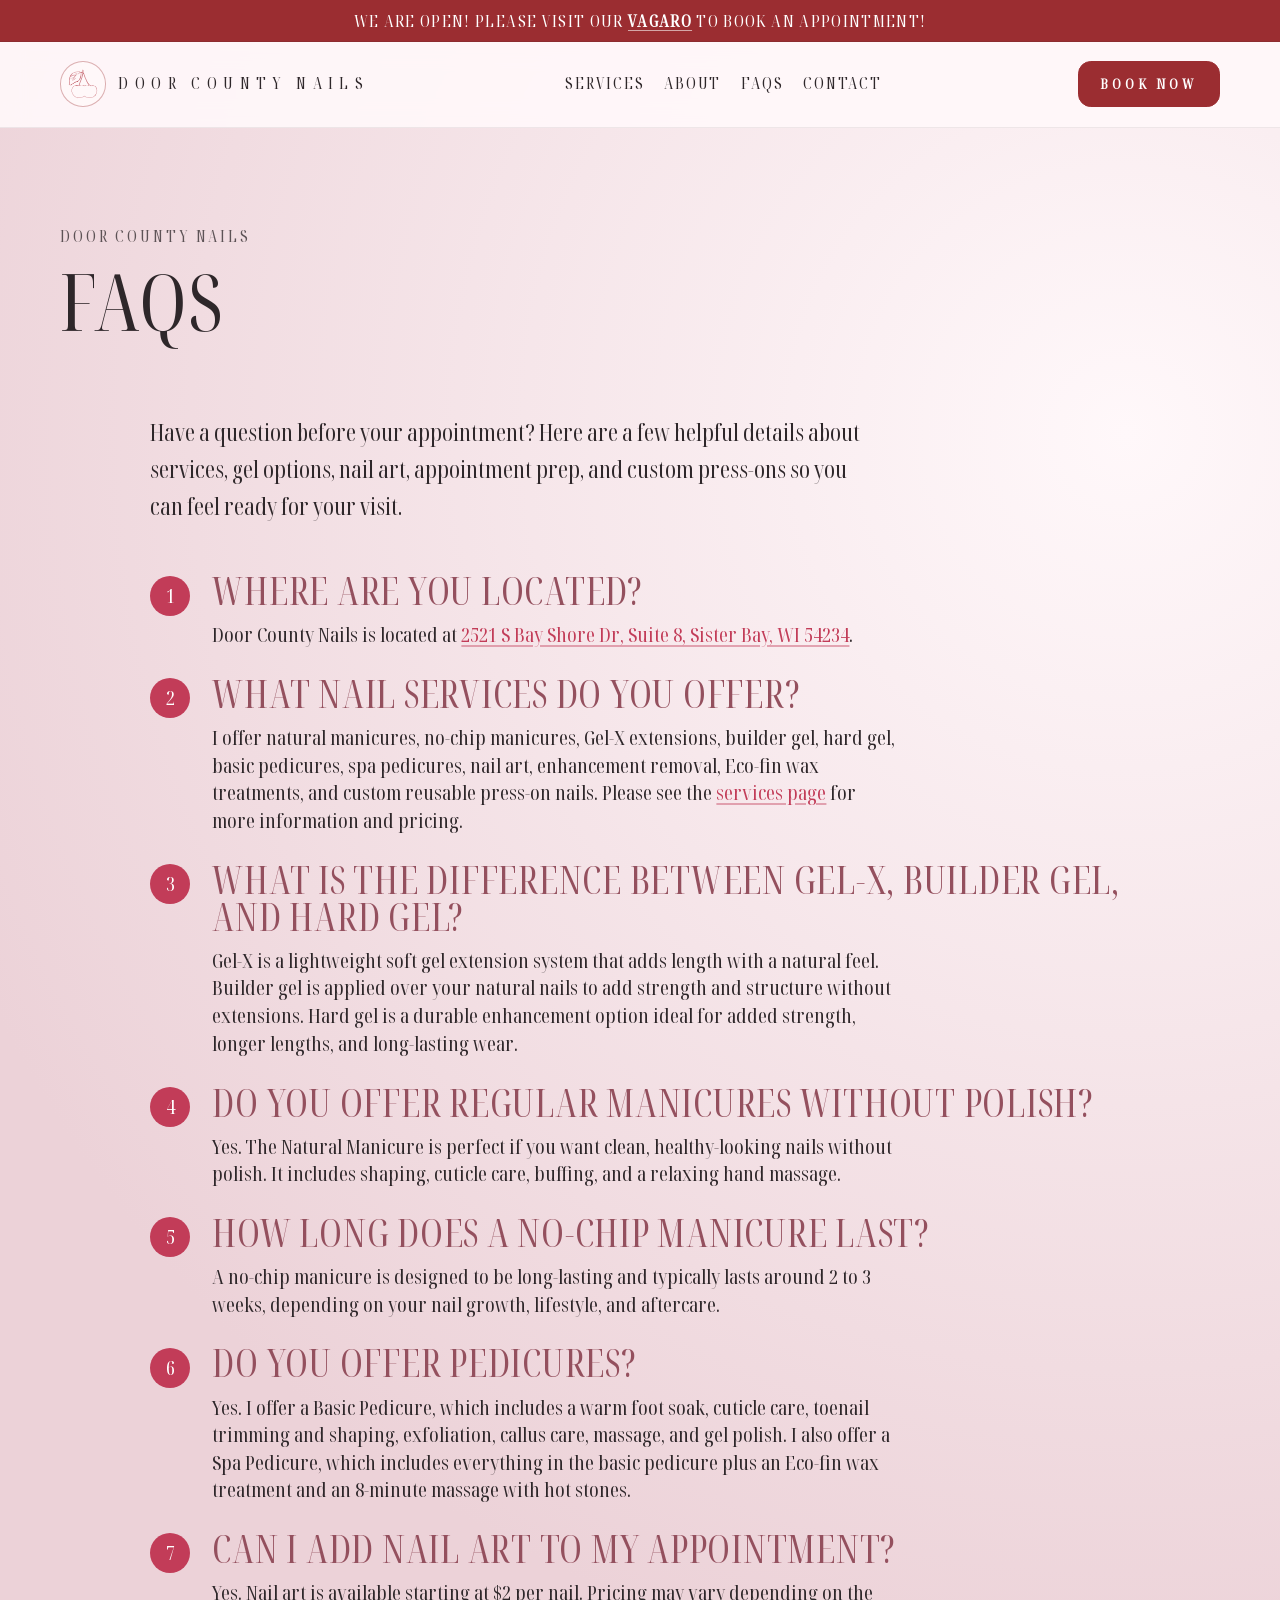
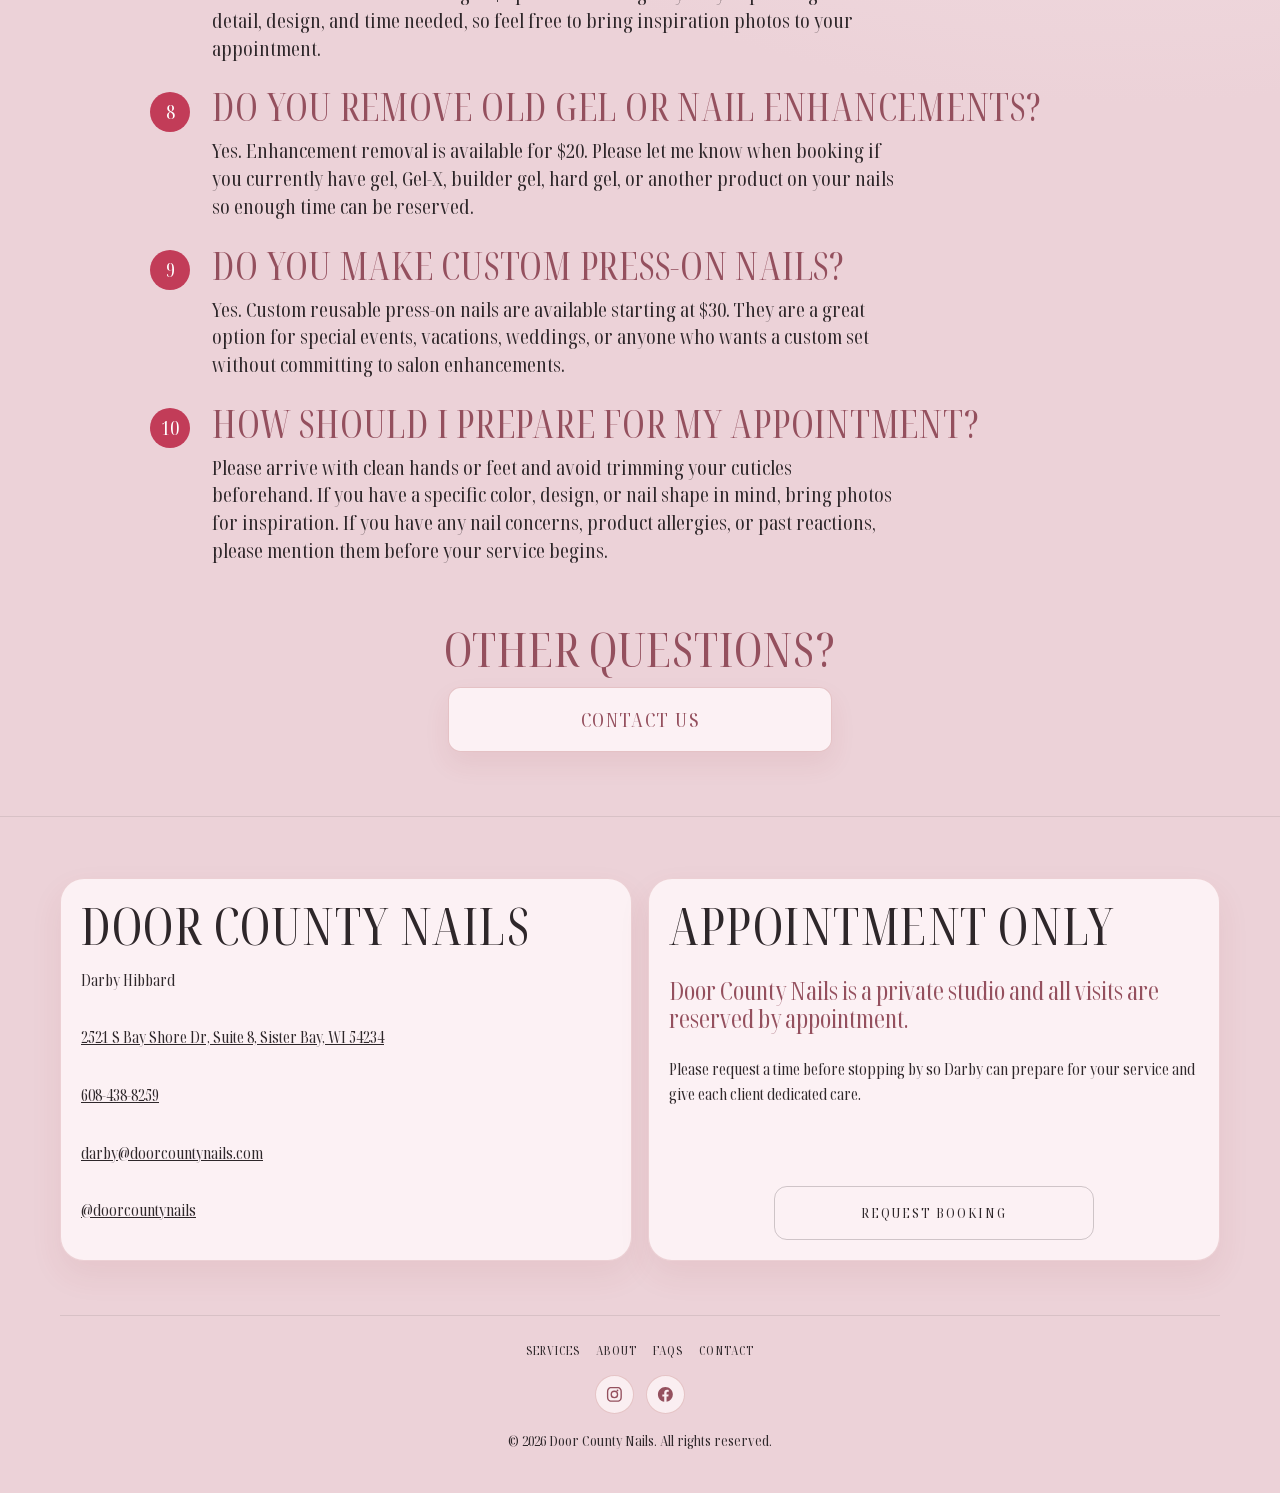
<file: faq/index.html>
<!doctype html>
<html lang="en">
  <head>
    <meta charset="UTF-8" />
    <meta name="viewport" content="width=device-width, initial-scale=1" />
    <link rel="icon" href="../favicon.ico" sizes="any" />
    <link rel="icon" type="image/png" sizes="32x32" href="../assets/favicon-32x32.png" />
    <link rel="apple-touch-icon" href="../assets/apple-touch-icon.png" />
    <title>Nail Appointment FAQs | Door County Nails</title>
    <meta
      name="description"
      content="Get answers about booking, gel manicures, Gel-X, builder gel, hard gel, pedicures, nail art, removals, and custom press-on nails at Door County Nails."
    />
    <link rel="canonical" href="https://www.doorcountynails.com/faq/" />

    <meta property="og:type" content="website" />
    <meta property="og:site_name" content="Door County Nails" />
    <meta property="og:title" content="Nail Appointment FAQs | Door County Nails" />
    <meta
      property="og:description"
      content="Answers about booking, gel services, pedicures, nail art, removals, and appointment prep at Door County Nails."
    />
    <meta property="og:url" content="https://www.doorcountynails.com/faq/" />
    <meta property="og:image" content="https://www.doorcountynails.com/assets/home-featured/featured-nails-03.jpg" />

    <meta name="twitter:card" content="summary_large_image" />
    <meta name="twitter:title" content="Nail Appointment FAQs | Door County Nails" />
    <meta
      name="twitter:description"
      content="Answers about booking, gel services, pedicures, nail art, removals, and appointment prep at Door County Nails."
    />
    <meta name="twitter:image" content="https://www.doorcountynails.com/assets/home-featured/featured-nails-03.jpg" />

    <link rel="stylesheet" href="../styles.css?v=20260529b" />

    <script type="application/ld+json">
      {
        "@context": "https://schema.org",
        "@type": "BreadcrumbList",
        "itemListElement": [
          {
            "@type": "ListItem",
            "position": 1,
            "name": "Home",
            "item": "https://www.doorcountynails.com/"
          },
          {
            "@type": "ListItem",
            "position": 2,
            "name": "FAQs",
            "item": "https://www.doorcountynails.com/faq/"
          }
        ]
      }
    </script>
  </head>
  <body>
    <div class="site-banner">
      <div class="container">
        We are OPEN! Please visit our <a href="https://www.vagaro.com/doorcountynails" target="_blank" rel="noopener">Vagaro</a> to book an appointment!
      </div>
    </div>

    <header class="site-header">
      <div class="container header-shell">
        <a class="brand" href="../"><span class="brand-mark" aria-hidden="true"><img src="../assets/cherry-outline-final.png" alt="" /></span><span class="brand-text">Door County Nails</span></a>
        <button class="menu-toggle" type="button" aria-expanded="false" aria-controls="primary-nav">
          Menu
        </button>
        <nav id="primary-nav" class="site-nav" aria-label="Primary">
          <a href="../services/">Services</a>
          <a href="../about/">About</a>
          <a href="../faq/">FAQs</a>
          <a href="../contact/">Contact</a>
          <a class="cta cta-mobile" href="https://www.vagaro.com/doorcountynails" target="_blank" rel="noopener">Book Now</a>
        </nav>
        <a class="cta cta-desktop" href="https://www.vagaro.com/doorcountynails" target="_blank" rel="noopener">Book Now</a>
      </div>
    </header>

    <main>
      <section class="page-hero">
        <div class="container">
          <p class="eyebrow">Door County Nails</p>
          <h1>FAQs</h1>
        </div>
      </section>

      <section class="page-shell">
        <div class="container faq-shell">
          <p class="faq-lede">
            Have a question before your appointment? Here are a few helpful details about services, gel options, nail
            art, appointment prep, and custom press-ons so you can feel ready for your visit.
          </p>

          <ol class="faq-list">
            <li class="faq-item">
              <h2>Where are you located?</h2>
              <p>
                Door County Nails is located at
                <a href="https://share.google/E4tLBmKFWJFwZ6lcw" target="_blank" rel="noopener">2521 S Bay Shore Dr, Suite 8, Sister Bay, WI 54234</a>.
              </p>
            </li>

            <li class="faq-item">
              <h2>What nail services do you offer?</h2>
              <p>
                I offer natural manicures, no-chip manicures, Gel-X extensions, builder gel, hard gel, basic pedicures,
                spa pedicures, nail art, enhancement removal, Eco-fin wax treatments, and custom reusable press-on nails.
                Please see the <a href="../services/">services page</a> for more information and pricing.
              </p>
            </li>

            <li class="faq-item">
              <h2>What is the difference between Gel-X, builder gel, and hard gel?</h2>
              <p>
                Gel-X is a lightweight soft gel extension system that adds length with a natural feel. Builder gel is
                applied over your natural nails to add strength and structure without extensions. Hard gel is a durable
                enhancement option ideal for added strength, longer lengths, and long-lasting wear.
              </p>
            </li>

            <li class="faq-item">
              <h2>Do you offer regular manicures without polish?</h2>
              <p>
                Yes. The Natural Manicure is perfect if you want clean, healthy-looking nails without polish. It includes
                shaping, cuticle care, buffing, and a relaxing hand massage.
              </p>
            </li>

            <li class="faq-item">
              <h2>How long does a no-chip manicure last?</h2>
              <p>
                A no-chip manicure is designed to be long-lasting and typically lasts around 2 to 3 weeks, depending on
                your nail growth, lifestyle, and aftercare.
              </p>
            </li>

            <li class="faq-item">
              <h2>Do you offer pedicures?</h2>
              <p>
                Yes. I offer a Basic Pedicure, which includes a warm foot soak, cuticle care, toenail trimming and
                shaping, exfoliation, callus care, massage, and gel polish. I also offer a Spa Pedicure, which includes
                everything in the basic pedicure plus an Eco-fin wax treatment and an 8-minute massage with hot stones.
              </p>
            </li>

            <li class="faq-item">
              <h2>Can I add nail art to my appointment?</h2>
              <p>
                Yes. Nail art is available starting at $2 per nail. Pricing may vary depending on the detail, design, and
                time needed, so feel free to bring inspiration photos to your appointment.
              </p>
            </li>

            <li class="faq-item">
              <h2>Do you remove old gel or nail enhancements?</h2>
              <p>
                Yes. Enhancement removal is available for $20. Please let me know when booking if you currently have gel,
                Gel-X, builder gel, hard gel, or another product on your nails so enough time can be reserved.
              </p>
            </li>

            <li class="faq-item">
              <h2>Do you make custom press-on nails?</h2>
              <p>
                Yes. Custom reusable press-on nails are available starting at $30. They are a great option for special
                events, vacations, weddings, or anyone who wants a custom set without committing to salon enhancements.
              </p>
            </li>

            <li class="faq-item">
              <h2>How should I prepare for my appointment?</h2>
              <p>
                Please arrive with clean hands or feet and avoid trimming your cuticles beforehand. If you have a
                specific color, design, or nail shape in mind, bring photos for inspiration. If you have any nail
                concerns, product allergies, or past reactions, please mention them before your service begins.
              </p>
            </li>
          </ol>

          <div class="faq-cta">
            <p>Other Questions?</p>
            <a class="contact-action faq-cta-button" href="../contact/">Contact Us</a>
          </div>
        </div>
      </section>
    </main>

    <footer class="site-footer">
      <div class="container footer-visit-grid">
        <div class="visit-card">
          <h2>Door County Nails</h2>
          <p>Darby Hibbard</p>
          <p>
            <a href="https://share.google/E4tLBmKFWJFwZ6lcw" target="_blank" rel="noopener">
              2521 S Bay Shore Dr, Suite 8, Sister Bay, WI 54234
            </a>
          </p>
          <p><a href="tel:+16084388259">608-438-8259</a></p>
          <p><a href="mailto:darby@doorcountynails.com">darby@doorcountynails.com</a></p>
          <p><a href="https://www.instagram.com/doorcountynails" target="_blank" rel="noopener">@doorcountynails</a></p>
        </div>

        <div class="visit-card">
          <h2>Appointment Only</h2>
          <p class="visit-note">Door County Nails is a private studio and all visits are reserved by appointment.</p>
          <p>Please request a time before stopping by so Darby can prepare for your service and give each client dedicated care.</p>
          <a class="cta secondary" href="https://www.vagaro.com/doorcountynails" target="_blank" rel="noopener">
            Request Booking
          </a>
        </div>
      </div>

      <div class="container footer-shell">
        <nav aria-label="Footer">
          <a href="../services/">Services</a>
          <a href="../about/">About</a>
          <a href="../faq/">FAQs</a>
          <a href="../contact/">Contact</a>
        </nav>
        <div class="footer-social" aria-label="Social links">
          <a class="footer-social-link" href="https://www.instagram.com/doorcountynails" target="_blank" rel="noopener" aria-label="Door County Nails on Instagram">
            <svg viewBox="-1 -1 18 18" aria-hidden="true" focusable="false">
              <path d="M8 0C5.83 0 5.56.01 4.7.05 3.85.09 3.27.22 2.76.42c-.53.21-.98.49-1.42.93C.9 1.78.62 2.23.42 2.76.22 3.27.09 3.85.05 4.7.01 5.56 0 5.83 0 8s.01 2.44.05 3.3c.04.85.17 1.43.37 1.94.2.53.48.98.92 1.42.44.44.89.72 1.42.92.51.2 1.09.33 1.94.37.86.04 1.13.05 3.3.05s2.44-.01 3.3-.05c.85-.04 1.43-.17 1.94-.37.53-.2.98-.48 1.42-.92.44-.44.72-.89.92-1.42.2-.51.33-1.09.37-1.94.04-.86.05-1.13.05-3.3s-.01-2.44-.05-3.3c-.04-.85-.17-1.43-.37-1.94-.2-.53-.48-.98-.92-1.42-.44-.44-.89-.72-1.42-.92-.51-.2-1.09-.33-1.94-.37C10.44.01 10.17 0 8 0Zm0 1.44c2.13 0 2.38.01 3.23.05.78.04 1.2.17 1.48.28.37.14.64.31.92.59.28.28.45.55.59.92.11.28.24.7.28 1.48.04.85.05 1.1.05 3.23s-.01 2.38-.05 3.23c-.04.78-.17 1.2-.28 1.48-.14.37-.31.64-.59.92-.28.28-.55.45-.92.59-.28.11-.7.24-1.48.28-.85.04-1.1.05-3.23.05s-2.38-.01-3.23-.05c-.78-.04-1.2-.17-1.48-.28-.37-.14-.64-.31-.92-.59-.28-.28-.45-.55-.59-.92-.11-.28-.24-.7-.28-1.48-.04-.85-.05-1.1-.05-3.23s.01-2.38.05-3.23c.04-.78.17-1.2.28-1.48.14-.37.31-.64.59-.92.28-.28.55-.45.92-.59.28-.11.7-.24 1.48-.28.85-.04 1.1-.05 3.23-.05Z"/>
              <path d="M8 3.89A4.11 4.11 0 1 0 8 12.11 4.11 4.11 0 0 0 8 3.89Zm0 6.78A2.67 2.67 0 1 1 8 5.33a2.67 2.67 0 0 1 0 5.34Z"/>
              <path d="M12.27 3.73a.96.96 0 1 1-1.92 0 .96.96 0 0 1 1.92 0Z"/>
            </svg>
          </a>
          <a class="footer-social-link" href="https://www.facebook.com/profile.php?id=61590149589193" target="_blank" rel="noopener" aria-label="Door County Nails on Facebook">
            <svg viewBox="-1 -1 18 18" aria-hidden="true" focusable="false">
              <path d="M16 8.05C16 3.61 12.42 0 8 0S0 3.61 0 8.05c0 4.02 2.93 7.35 6.75 7.95v-5.63H4.72V8.05h2.03V6.28c0-2.02 1.2-3.13 3.02-3.13.88 0 1.79.16 1.79.16v1.97h-1.01c-.99 0-1.3.62-1.3 1.25v1.52h2.22l-.35 2.32H9.25V16A8.02 8.02 0 0 0 16 8.05Z"/>
            </svg>
          </a>
        </div>
        <p>&copy; <span id="year"></span> Door County Nails. All rights reserved.</p>
      </div>
    </footer>

    <script src="../script.js?v=20260528"></script>
  </body>
</html>
</file>
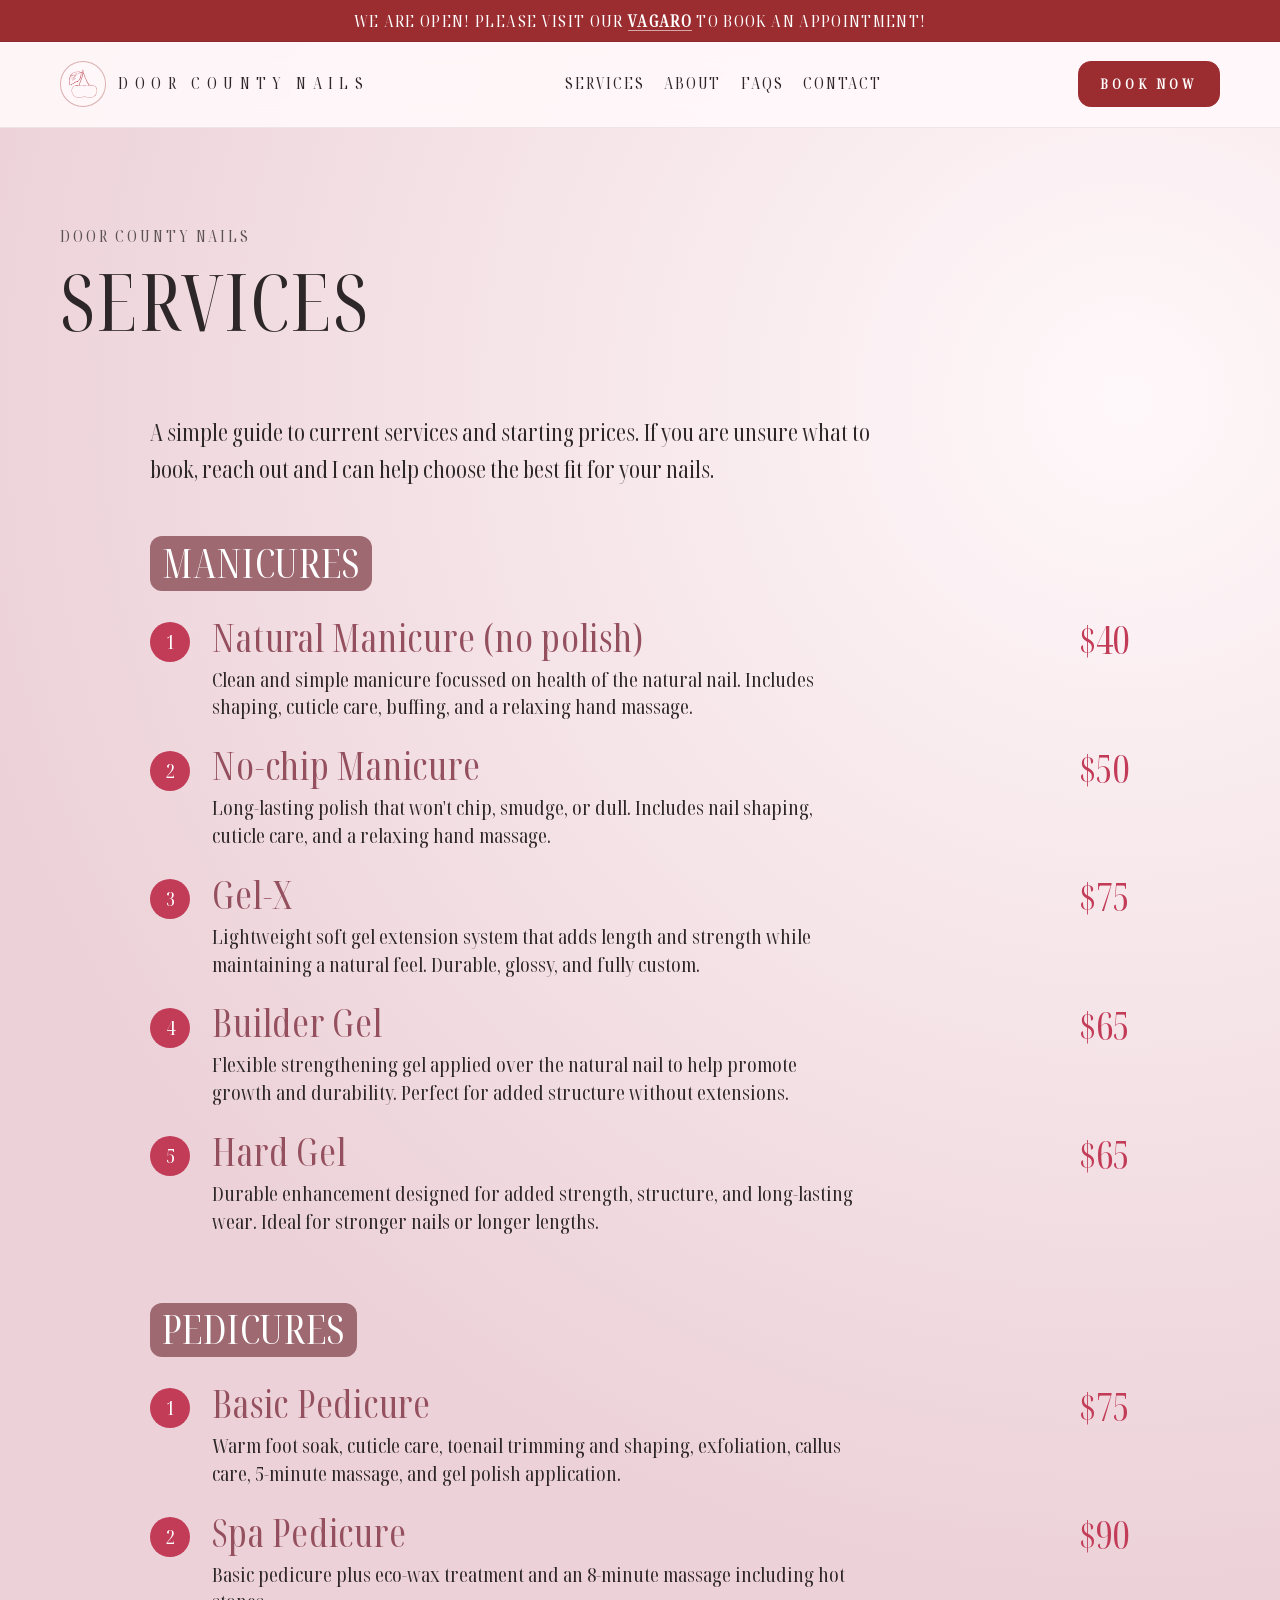
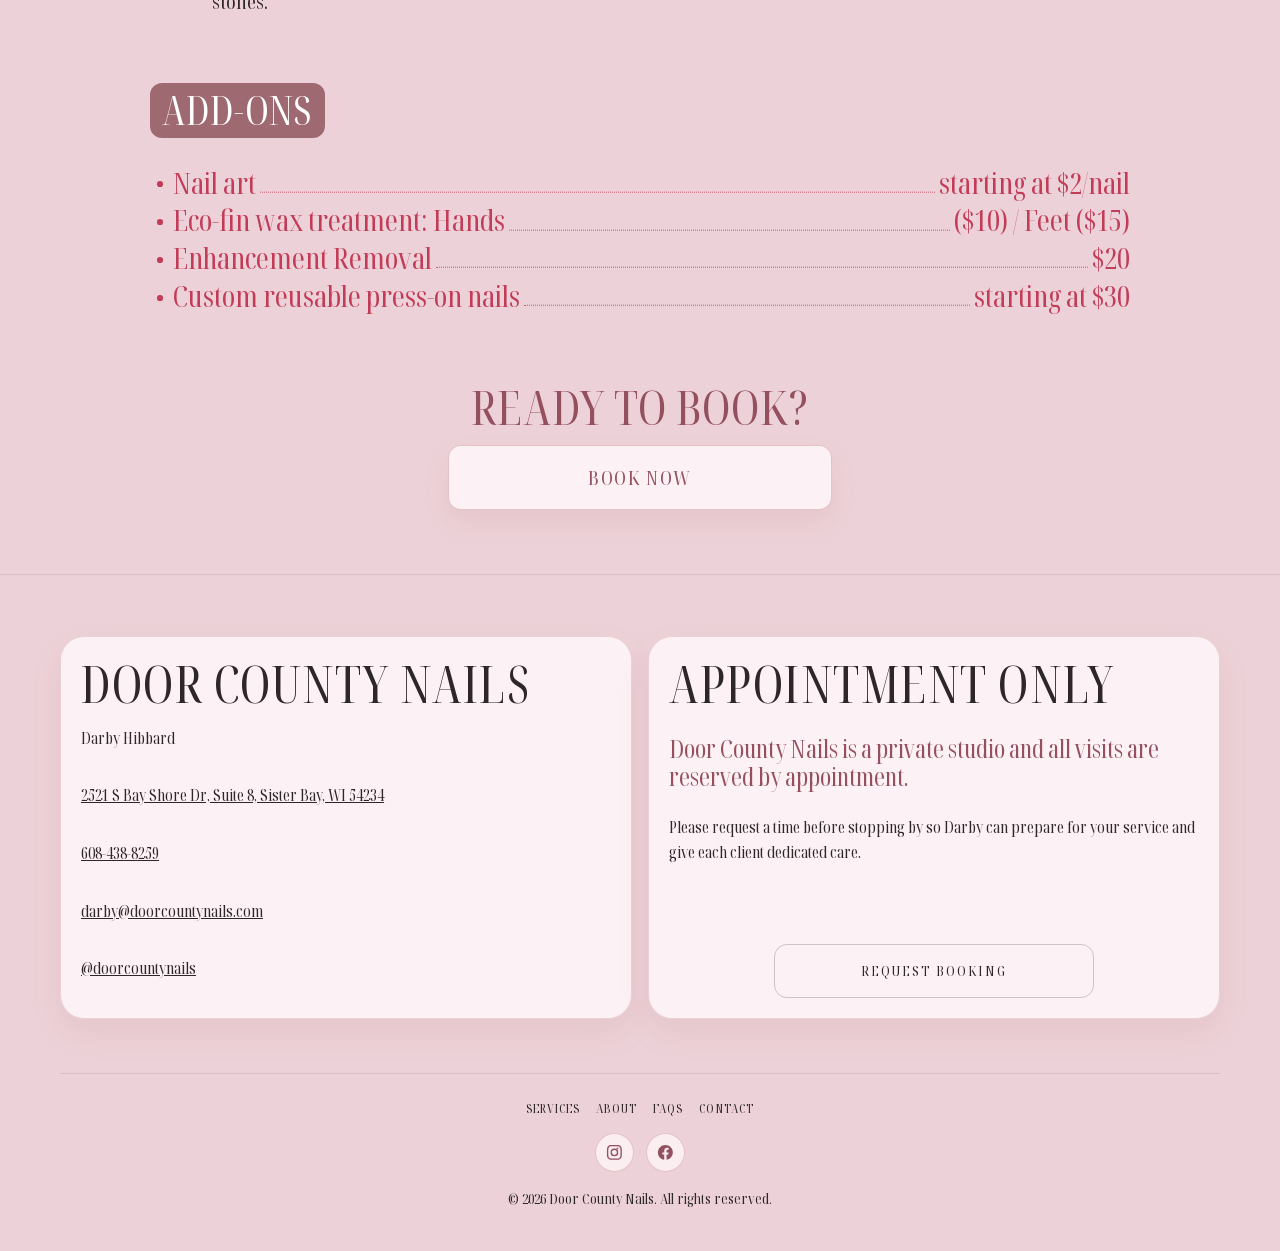
<file: services/index.html>
<!doctype html>
<html lang="en">
  <head>
    <meta charset="UTF-8" />
    <meta name="viewport" content="width=device-width, initial-scale=1" />
    <link rel="icon" href="../favicon.ico" sizes="any" />
    <link rel="icon" type="image/png" sizes="32x32" href="../assets/favicon-32x32.png" />
    <link rel="apple-touch-icon" href="../assets/apple-touch-icon.png" />
    <title>Nail Services in Sister Bay, WI | Door County Nails</title>
    <meta
      name="description"
      content="Explore gel manicures, pedicures, Gel-X extensions, builder gel, hard gel, nail art, removals, Eco-fin wax treatments, and custom press-ons at Door County Nails."
    />
    <link rel="canonical" href="https://www.doorcountynails.com/services/" />

    <meta property="og:type" content="website" />
    <meta property="og:site_name" content="Door County Nails" />
    <meta property="og:title" content="Nail Services in Sister Bay, WI | Door County Nails" />
    <meta
      property="og:description"
      content="Browse gel manicures, pedicures, Gel-X extensions, builder gel, hard gel, nail art, removals, and custom press-on nail options."
    />
    <meta property="og:url" content="https://www.doorcountynails.com/services/" />
    <meta property="og:image" content="https://www.doorcountynails.com/assets/home-featured/featured-nails-02.jpg" />

    <meta name="twitter:card" content="summary_large_image" />
    <meta name="twitter:title" content="Nail Services in Sister Bay, WI | Door County Nails" />
    <meta
      name="twitter:description"
      content="Browse gel manicures, pedicures, Gel-X extensions, builder gel, hard gel, nail art, removals, and custom press-on nail options."
    />
    <meta name="twitter:image" content="https://www.doorcountynails.com/assets/home-featured/featured-nails-02.jpg" />

    <link rel="stylesheet" href="../styles.css?v=20260529b" />

    <script type="application/ld+json">
      {
        "@context": "https://schema.org",
        "@type": "BreadcrumbList",
        "itemListElement": [
          {
            "@type": "ListItem",
            "position": 1,
            "name": "Home",
            "item": "https://www.doorcountynails.com/"
          },
          {
            "@type": "ListItem",
            "position": 2,
            "name": "Services",
            "item": "https://www.doorcountynails.com/services/"
          }
        ]
      }
    </script>
  </head>
  <body>
    <div class="site-banner">
      <div class="container">
        We are OPEN! Please visit our <a href="https://www.vagaro.com/doorcountynails" target="_blank" rel="noopener">Vagaro</a> to book an appointment!
      </div>
    </div>

    <header class="site-header">
      <div class="container header-shell">
        <a class="brand" href="../"><span class="brand-mark" aria-hidden="true"><img src="../assets/cherry-outline-final.png" alt="" /></span><span class="brand-text">Door County Nails</span></a>
        <button class="menu-toggle" type="button" aria-expanded="false" aria-controls="primary-nav">
          Menu
        </button>
        <nav id="primary-nav" class="site-nav" aria-label="Primary">
          <a href="../services/">Services</a>
          <a href="../about/">About</a>
          <a href="../faq/">FAQs</a>
          <a href="../contact/">Contact</a>
          <a class="cta cta-mobile" href="https://www.vagaro.com/doorcountynails" target="_blank" rel="noopener">Book Now</a>
        </nav>
        <a class="cta cta-desktop" href="https://www.vagaro.com/doorcountynails" target="_blank" rel="noopener">Book Now</a>
      </div>
    </header>

    <main>
      <section class="page-hero">
        <div class="container">
          <p class="eyebrow">Door County Nails</p>
          <h1>Services</h1>
        </div>
      </section>

      <section class="page-shell">
        <div class="container pricing-shell">
          <p class="pricing-lede">
            A simple guide to current services and starting prices. If you are unsure what to book, reach out and I can
            help choose the best fit for your nails.
          </p>

          <section class="pricing-section" aria-labelledby="manicures-heading">
            <h2 id="manicures-heading" class="pricing-section-title">Manicures</h2>
            <ol class="pricing-list">
              <li class="pricing-item">
                <div class="pricing-copy">
                  <h3>Natural Manicure (no polish)</h3>
                  <p>
                    Clean and simple manicure focussed on health of the natural nail. Includes shaping, cuticle care,
                    buffing, and a relaxing hand massage.
                  </p>
                </div>
                <p class="pricing-price">$40</p>
              </li>

              <li class="pricing-item">
                <div class="pricing-copy">
                  <h3>No-chip Manicure</h3>
                  <p>
                    Long-lasting polish that won't chip, smudge, or dull. Includes nail shaping, cuticle care, and a
                    relaxing hand massage.
                  </p>
                </div>
                <p class="pricing-price">$50</p>
              </li>

              <li class="pricing-item">
                <div class="pricing-copy">
                  <h3>Gel-X</h3>
                  <p>
                    Lightweight soft gel extension system that adds length and strength while maintaining a natural feel.
                    Durable, glossy, and fully custom.
                  </p>
                </div>
                <p class="pricing-price">$75</p>
              </li>

              <li class="pricing-item">
                <div class="pricing-copy">
                  <h3>Builder Gel</h3>
                  <p>
                    Flexible strengthening gel applied over the natural nail to help promote growth and durability.
                    Perfect for added structure without extensions.
                  </p>
                </div>
                <p class="pricing-price">$65</p>
              </li>

              <li class="pricing-item">
                <div class="pricing-copy">
                  <h3>Hard Gel</h3>
                  <p>
                    Durable enhancement designed for added strength, structure, and long-lasting wear. Ideal for stronger
                    nails or longer lengths.
                  </p>
                </div>
                <p class="pricing-price">$65</p>
              </li>
            </ol>
          </section>

          <section class="pricing-section" aria-labelledby="pedicures-heading">
            <h2 id="pedicures-heading" class="pricing-section-title">Pedicures</h2>
            <ol class="pricing-list">
              <li class="pricing-item">
                <div class="pricing-copy">
                  <h3>Basic Pedicure</h3>
                  <p>
                    Warm foot soak, cuticle care, toenail trimming and shaping, exfoliation, callus care, 5-minute
                    massage, and gel polish application.
                  </p>
                </div>
                <p class="pricing-price">$75</p>
              </li>

              <li class="pricing-item">
                <div class="pricing-copy">
                  <h3>Spa Pedicure</h3>
                  <p>Basic pedicure plus eco-wax treatment and an 8-minute massage including hot stones.</p>
                </div>
                <p class="pricing-price">$90</p>
              </li>
            </ol>
          </section>

          <section class="pricing-section" aria-labelledby="addons-heading">
            <h2 id="addons-heading" class="pricing-section-title">Add-ons</h2>
            <ul class="pricing-addons">
              <li>
                <span>Nail art</span>
                <span>starting at $2/nail</span>
              </li>
              <li>
                <span>Eco-fin wax treatment: Hands</span>
                <span>($10) / Feet ($15)</span>
              </li>
              <li>
                <span>Enhancement Removal</span>
                <span>$20</span>
              </li>
              <li>
                <span>Custom reusable press-on nails</span>
                <span>starting at $30</span>
              </li>
            </ul>
          </section>

          <div class="pricing-cta">
            <p>Ready to book?</p>
            <a class="contact-action pricing-cta-button" href="https://www.vagaro.com/doorcountynails" target="_blank" rel="noopener">Book Now</a>
          </div>
        </div>
      </section>
    </main>

    <footer class="site-footer">
      <div class="container footer-visit-grid">
        <div class="visit-card">
          <h2>Door County Nails</h2>
          <p>Darby Hibbard</p>
          <p>
            <a href="https://share.google/E4tLBmKFWJFwZ6lcw" target="_blank" rel="noopener">
              2521 S Bay Shore Dr, Suite 8, Sister Bay, WI 54234
            </a>
          </p>
          <p><a href="tel:+16084388259">608-438-8259</a></p>
          <p><a href="mailto:darby@doorcountynails.com">darby@doorcountynails.com</a></p>
          <p><a href="https://www.instagram.com/doorcountynails" target="_blank" rel="noopener">@doorcountynails</a></p>
        </div>

        <div class="visit-card">
          <h2>Appointment Only</h2>
          <p class="visit-note">Door County Nails is a private studio and all visits are reserved by appointment.</p>
          <p>Please request a time before stopping by so Darby can prepare for your service and give each client dedicated care.</p>
          <a class="cta secondary" href="https://www.vagaro.com/doorcountynails" target="_blank" rel="noopener">
            Request Booking
          </a>
        </div>
      </div>

      <div class="container footer-shell">
        <nav aria-label="Footer">
          <a href="../services/">Services</a>
          <a href="../about/">About</a>
          <a href="../faq/">FAQs</a>
          <a href="../contact/">Contact</a>
        </nav>
        <div class="footer-social" aria-label="Social links">
          <a class="footer-social-link" href="https://www.instagram.com/doorcountynails" target="_blank" rel="noopener" aria-label="Door County Nails on Instagram">
            <svg viewBox="-1 -1 18 18" aria-hidden="true" focusable="false">
              <path d="M8 0C5.83 0 5.56.01 4.7.05 3.85.09 3.27.22 2.76.42c-.53.21-.98.49-1.42.93C.9 1.78.62 2.23.42 2.76.22 3.27.09 3.85.05 4.7.01 5.56 0 5.83 0 8s.01 2.44.05 3.3c.04.85.17 1.43.37 1.94.2.53.48.98.92 1.42.44.44.89.72 1.42.92.51.2 1.09.33 1.94.37.86.04 1.13.05 3.3.05s2.44-.01 3.3-.05c.85-.04 1.43-.17 1.94-.37.53-.2.98-.48 1.42-.92.44-.44.72-.89.92-1.42.2-.51.33-1.09.37-1.94.04-.86.05-1.13.05-3.3s-.01-2.44-.05-3.3c-.04-.85-.17-1.43-.37-1.94-.2-.53-.48-.98-.92-1.42-.44-.44-.89-.72-1.42-.92-.51-.2-1.09-.33-1.94-.37C10.44.01 10.17 0 8 0Zm0 1.44c2.13 0 2.38.01 3.23.05.78.04 1.2.17 1.48.28.37.14.64.31.92.59.28.28.45.55.59.92.11.28.24.7.28 1.48.04.85.05 1.1.05 3.23s-.01 2.38-.05 3.23c-.04.78-.17 1.2-.28 1.48-.14.37-.31.64-.59.92-.28.28-.55.45-.92.59-.28.11-.7.24-1.48.28-.85.04-1.1.05-3.23.05s-2.38-.01-3.23-.05c-.78-.04-1.2-.17-1.48-.28-.37-.14-.64-.31-.92-.59-.28-.28-.45-.55-.59-.92-.11-.28-.24-.7-.28-1.48-.04-.85-.05-1.1-.05-3.23s.01-2.38.05-3.23c.04-.78.17-1.2.28-1.48.14-.37.31-.64.59-.92.28-.28.55-.45.92-.59.28-.11.7-.24 1.48-.28.85-.04 1.1-.05 3.23-.05Z"/>
              <path d="M8 3.89A4.11 4.11 0 1 0 8 12.11 4.11 4.11 0 0 0 8 3.89Zm0 6.78A2.67 2.67 0 1 1 8 5.33a2.67 2.67 0 0 1 0 5.34Z"/>
              <path d="M12.27 3.73a.96.96 0 1 1-1.92 0 .96.96 0 0 1 1.92 0Z"/>
            </svg>
          </a>
          <a class="footer-social-link" href="https://www.facebook.com/profile.php?id=61590149589193" target="_blank" rel="noopener" aria-label="Door County Nails on Facebook">
            <svg viewBox="-1 -1 18 18" aria-hidden="true" focusable="false">
              <path d="M16 8.05C16 3.61 12.42 0 8 0S0 3.61 0 8.05c0 4.02 2.93 7.35 6.75 7.95v-5.63H4.72V8.05h2.03V6.28c0-2.02 1.2-3.13 3.02-3.13.88 0 1.79.16 1.79.16v1.97h-1.01c-.99 0-1.3.62-1.3 1.25v1.52h2.22l-.35 2.32H9.25V16A8.02 8.02 0 0 0 16 8.05Z"/>
            </svg>
          </a>
        </div>
        <p>&copy; <span id="year"></span> Door County Nails. All rights reserved.</p>
      </div>
    </footer>

    <script src="../script.js?v=20260528"></script>
  </body>
</html>
</file>
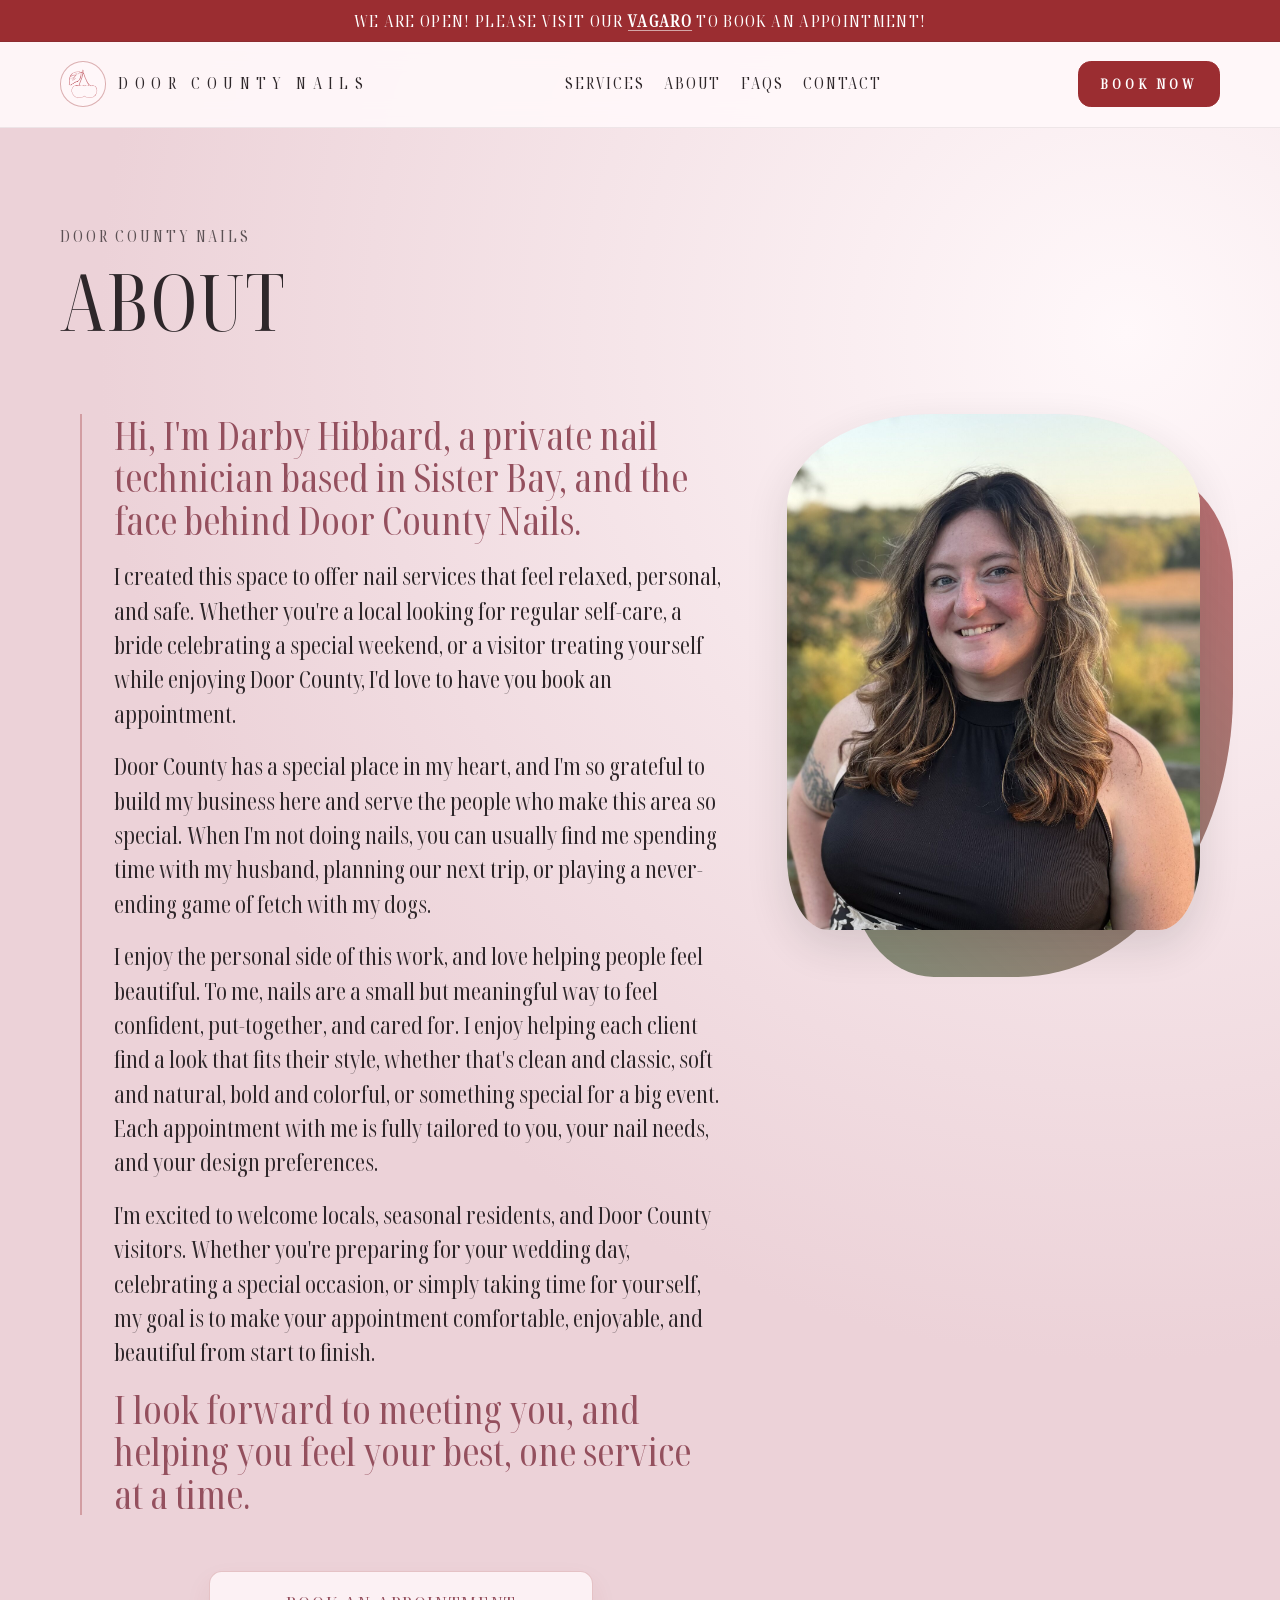
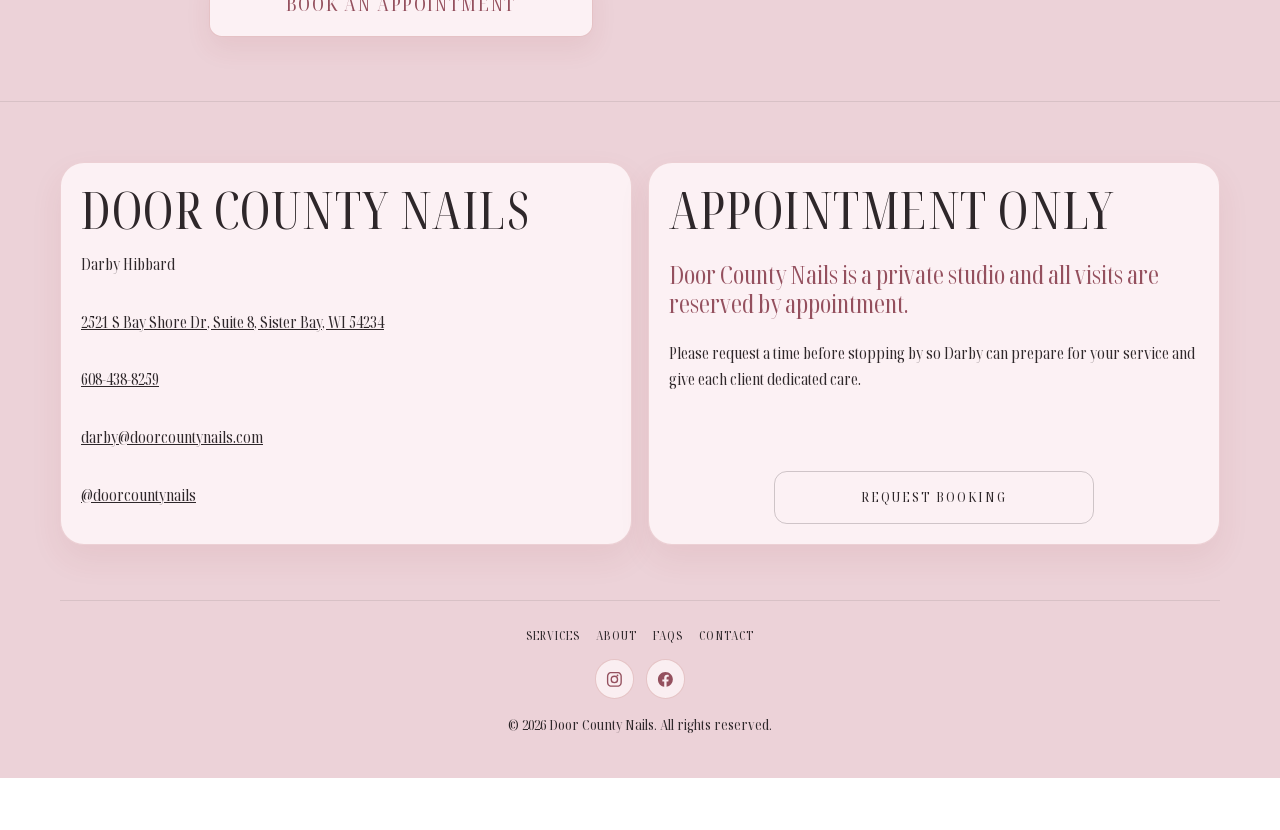
<file: about.html>
<!doctype html>
<html lang="en">
  <head>
    <meta charset="UTF-8" />
    <meta name="viewport" content="width=device-width, initial-scale=1" />
    <title>Redirecting | Door County Nails</title>
    <meta http-equiv="refresh" content="0; url=./about/" />
    <link rel="canonical" href="https://www.doorcountynails.com/about/" />
    <link rel="stylesheet" href="./styles.css?v=20260529b" />
  </head>
  <body>
    <main class="page-shell">
      <div class="container">
        <p>Redirecting to <a href="./about/">About</a>.</p>
      </div>
    </main>
  </body>
</html>
</file>
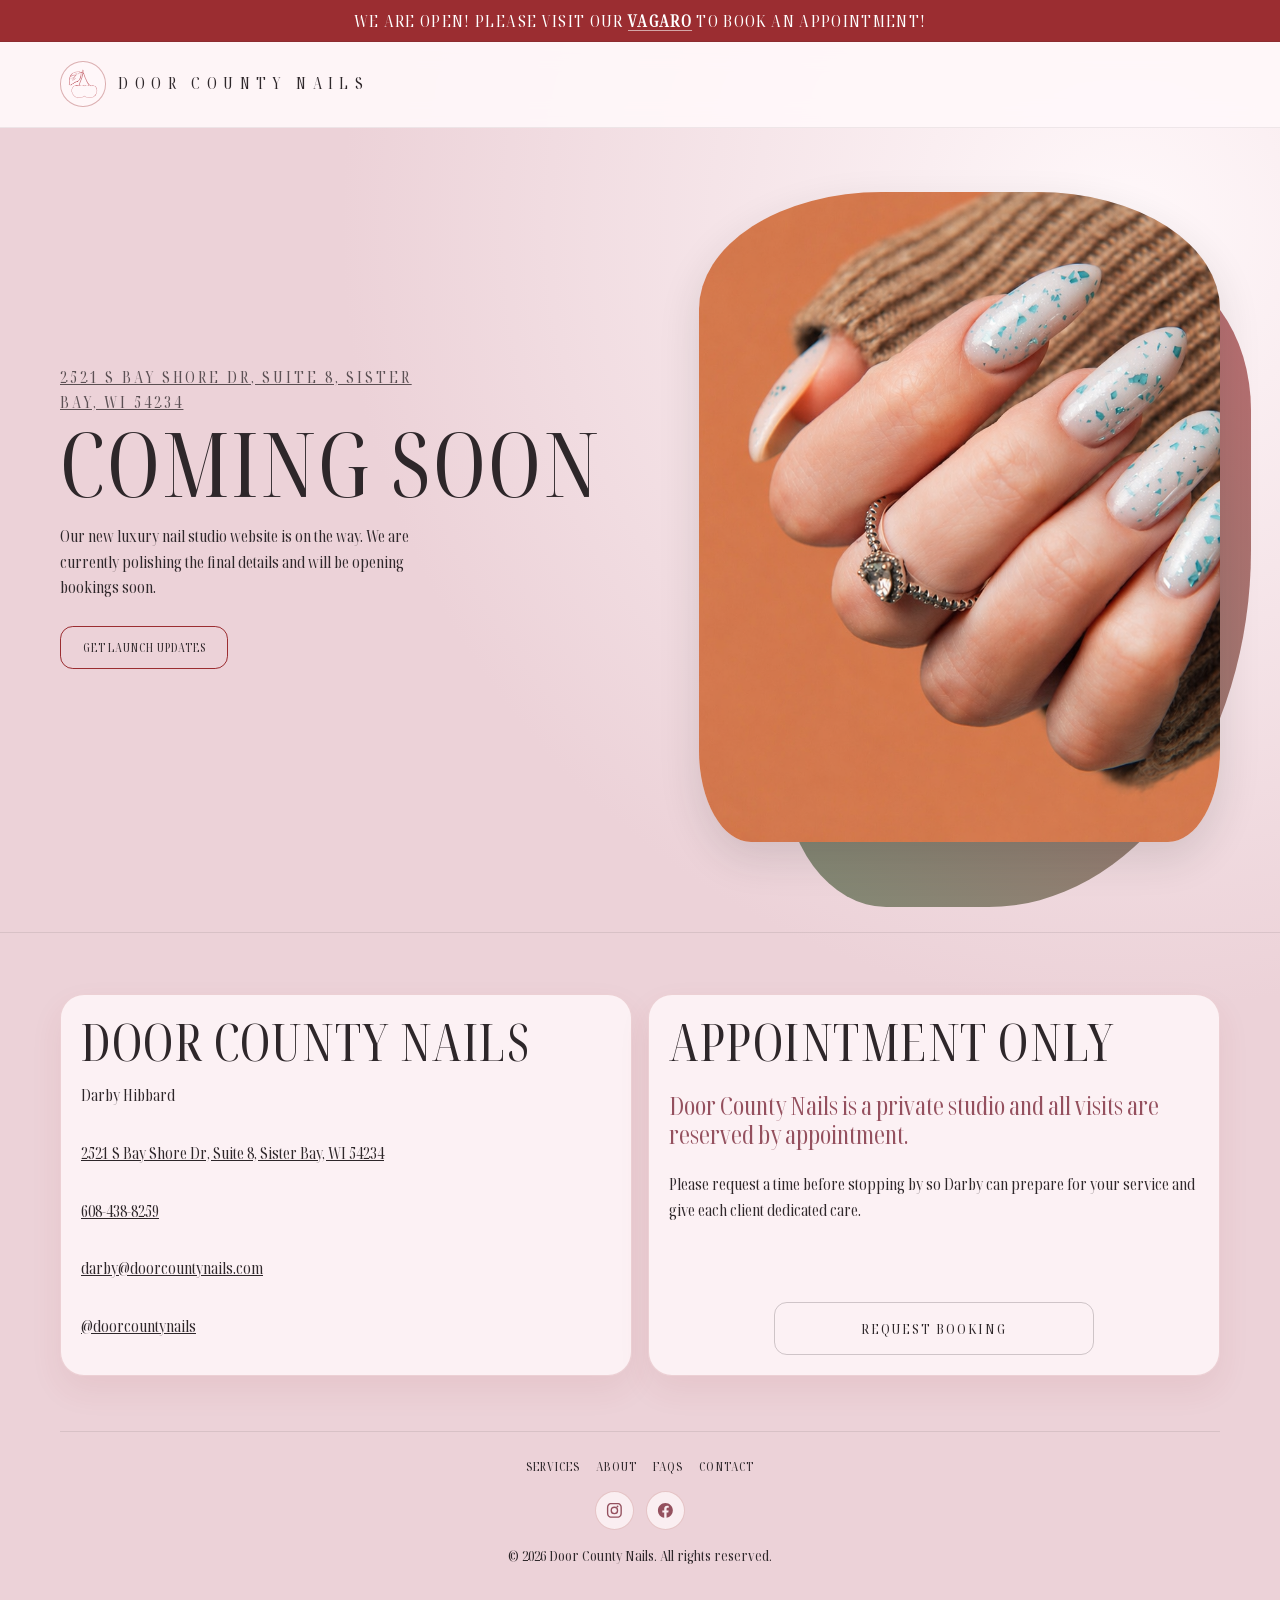
<file: coming-soon.html>
<!doctype html>
<html lang="en">
  <head>
    <meta charset="UTF-8" />
    <meta name="viewport" content="width=device-width, initial-scale=1" />
    <link rel="icon" href="./favicon.ico" sizes="any" />
    <link rel="icon" type="image/png" sizes="32x32" href="./assets/favicon-32x32.png" />
    <link rel="apple-touch-icon" href="./assets/apple-touch-icon.png" />
    <title>Door County Nails | Coming Soon</title>
    <meta
      name="description"
      content="Door County Nails is launching soon. Follow along for updates and booking availability."
    />
    <meta name="robots" content="noindex, nofollow" />
    <meta name="theme-color" content="#ecd2d8" />

    <link rel="stylesheet" href="./styles.css?v=20260529b" />
  </head>
  <body>
    <a class="skip-link" href="#main-content">Skip to content</a>
    <div class="site-banner">
      <div class="container">
        We are OPEN! Please visit our <a href="https://www.vagaro.com/doorcountynails" target="_blank" rel="noopener">Vagaro</a> to book an appointment!
      </div>
    </div>


    <header class="site-header" id="top">
      <div class="container header-shell">
        <a class="brand" href="./" aria-label="Door County Nails home">
          <span class="brand-mark" aria-hidden="true"><img src="assets/cherry-outline-final.png" alt="" /></span>
          <span class="brand-text">Door County Nails</span>
        </a>
      </div>
    </header>

    <main id="main-content">
      <section class="hero section-padding">
        <div class="container hero-grid reveal">
          <div class="hero-copy">
            <p class="eyebrow">
              <a href="https://share.google/E4tLBmKFWJFwZ6lcw" target="_blank" rel="noopener">
                2521 S Bay Shore Dr, Suite 8, Sister Bay, WI 54234
              </a>
            </p>
            <h1>Coming Soon</h1>
            <p>
              Our new luxury nail studio website is on the way. We are currently polishing the final details and will be
              opening bookings soon.
            </p>
            <div class="hero-actions">
              <a class="cta" href="https://www.instagram.com/doorcountynails">Get Launch Updates</a>
            </div>
          </div>

          <div class="hero-visual" aria-label="Featured Door County Nails manicure photo">
            <div class="visual-wrap">
              <img
                src="orangeNails.png"
                alt="Close-up of almond-shaped manicure with soft blue speckled accents"
                loading="eager"
              />
            </div>
          </div>
        </div>
      </section>
    </main>

    <footer class="site-footer">
      <div class="container footer-visit-grid">
        <div class="visit-card">
          <h2>Door County Nails</h2>
          <p>Darby Hibbard</p>
          <p>
            <a href="https://share.google/E4tLBmKFWJFwZ6lcw" target="_blank" rel="noopener">
              2521 S Bay Shore Dr, Suite 8, Sister Bay, WI 54234
            </a>
          </p>
          <p><a href="tel:+16084388259">608-438-8259</a></p>
          <p><a href="mailto:darby@doorcountynails.com">darby@doorcountynails.com</a></p>
          <p><a href="https://www.instagram.com/doorcountynails" target="_blank" rel="noopener">@doorcountynails</a></p>
        </div>

        <div class="visit-card">
          <h2>Appointment Only</h2>
          <p class="visit-note">Door County Nails is a private studio and all visits are reserved by appointment.</p>
          <p>Please request a time before stopping by so Darby can prepare for your service and give each client dedicated care.</p>
          <a class="cta secondary" href="https://www.vagaro.com/doorcountynails" target="_blank" rel="noopener">
            Request Booking
          </a>
        </div>
      </div>

      <div class="container footer-shell">
        <nav aria-label="Footer">
          <a href="./services/">Services</a>
          <a href="./about/">About</a>
          <a href="./faq/">FAQs</a>
          <a href="./contact/">Contact</a>
        </nav>
        <div class="footer-social" aria-label="Social links">
          <a class="footer-social-link" href="https://www.instagram.com/doorcountynails" target="_blank" rel="noopener" aria-label="Door County Nails on Instagram">
            <svg viewBox="-1 -1 18 18" aria-hidden="true" focusable="false">
              <path d="M8 0C5.83 0 5.56.01 4.7.05 3.85.09 3.27.22 2.76.42c-.53.21-.98.49-1.42.93C.9 1.78.62 2.23.42 2.76.22 3.27.09 3.85.05 4.7.01 5.56 0 5.83 0 8s.01 2.44.05 3.3c.04.85.17 1.43.37 1.94.2.53.48.98.92 1.42.44.44.89.72 1.42.92.51.2 1.09.33 1.94.37.86.04 1.13.05 3.3.05s2.44-.01 3.3-.05c.85-.04 1.43-.17 1.94-.37.53-.2.98-.48 1.42-.92.44-.44.72-.89.92-1.42.2-.51.33-1.09.37-1.94.04-.86.05-1.13.05-3.3s-.01-2.44-.05-3.3c-.04-.85-.17-1.43-.37-1.94-.2-.53-.48-.98-.92-1.42-.44-.44-.89-.72-1.42-.92-.51-.2-1.09-.33-1.94-.37C10.44.01 10.17 0 8 0Zm0 1.44c2.13 0 2.38.01 3.23.05.78.04 1.2.17 1.48.28.37.14.64.31.92.59.28.28.45.55.59.92.11.28.24.7.28 1.48.04.85.05 1.1.05 3.23s-.01 2.38-.05 3.23c-.04.78-.17 1.2-.28 1.48-.14.37-.31.64-.59.92-.28.28-.55.45-.92.59-.28.11-.7.24-1.48.28-.85.04-1.1.05-3.23.05s-2.38-.01-3.23-.05c-.78-.04-1.2-.17-1.48-.28-.37-.14-.64-.31-.92-.59-.28-.28-.45-.55-.59-.92-.11-.28-.24-.7-.28-1.48-.04-.85-.05-1.1-.05-3.23s.01-2.38.05-3.23c.04-.78.17-1.2.28-1.48.14-.37.31-.64.59-.92.28-.28.55-.45.92-.59.28-.11.7-.24 1.48-.28.85-.04 1.1-.05 3.23-.05Z"/>
              <path d="M8 3.89A4.11 4.11 0 1 0 8 12.11 4.11 4.11 0 0 0 8 3.89Zm0 6.78A2.67 2.67 0 1 1 8 5.33a2.67 2.67 0 0 1 0 5.34Z"/>
              <path d="M12.27 3.73a.96.96 0 1 1-1.92 0 .96.96 0 0 1 1.92 0Z"/>
            </svg>
          </a>
          <a class="footer-social-link" href="https://www.facebook.com/profile.php?id=61590149589193" target="_blank" rel="noopener" aria-label="Door County Nails on Facebook">
            <svg viewBox="-1 -1 18 18" aria-hidden="true" focusable="false">
              <path d="M16 8.05C16 3.61 12.42 0 8 0S0 3.61 0 8.05c0 4.02 2.93 7.35 6.75 7.95v-5.63H4.72V8.05h2.03V6.28c0-2.02 1.2-3.13 3.02-3.13.88 0 1.79.16 1.79.16v1.97h-1.01c-.99 0-1.3.62-1.3 1.25v1.52h2.22l-.35 2.32H9.25V16A8.02 8.02 0 0 0 16 8.05Z"/>
            </svg>
          </a>
        </div>
        <p>&copy; <span id="year"></span> Door County Nails. All rights reserved.</p>
      </div>
    </footer>

    <script src="./script.js?v=20260528"></script>
  </body>
</html>
</file>
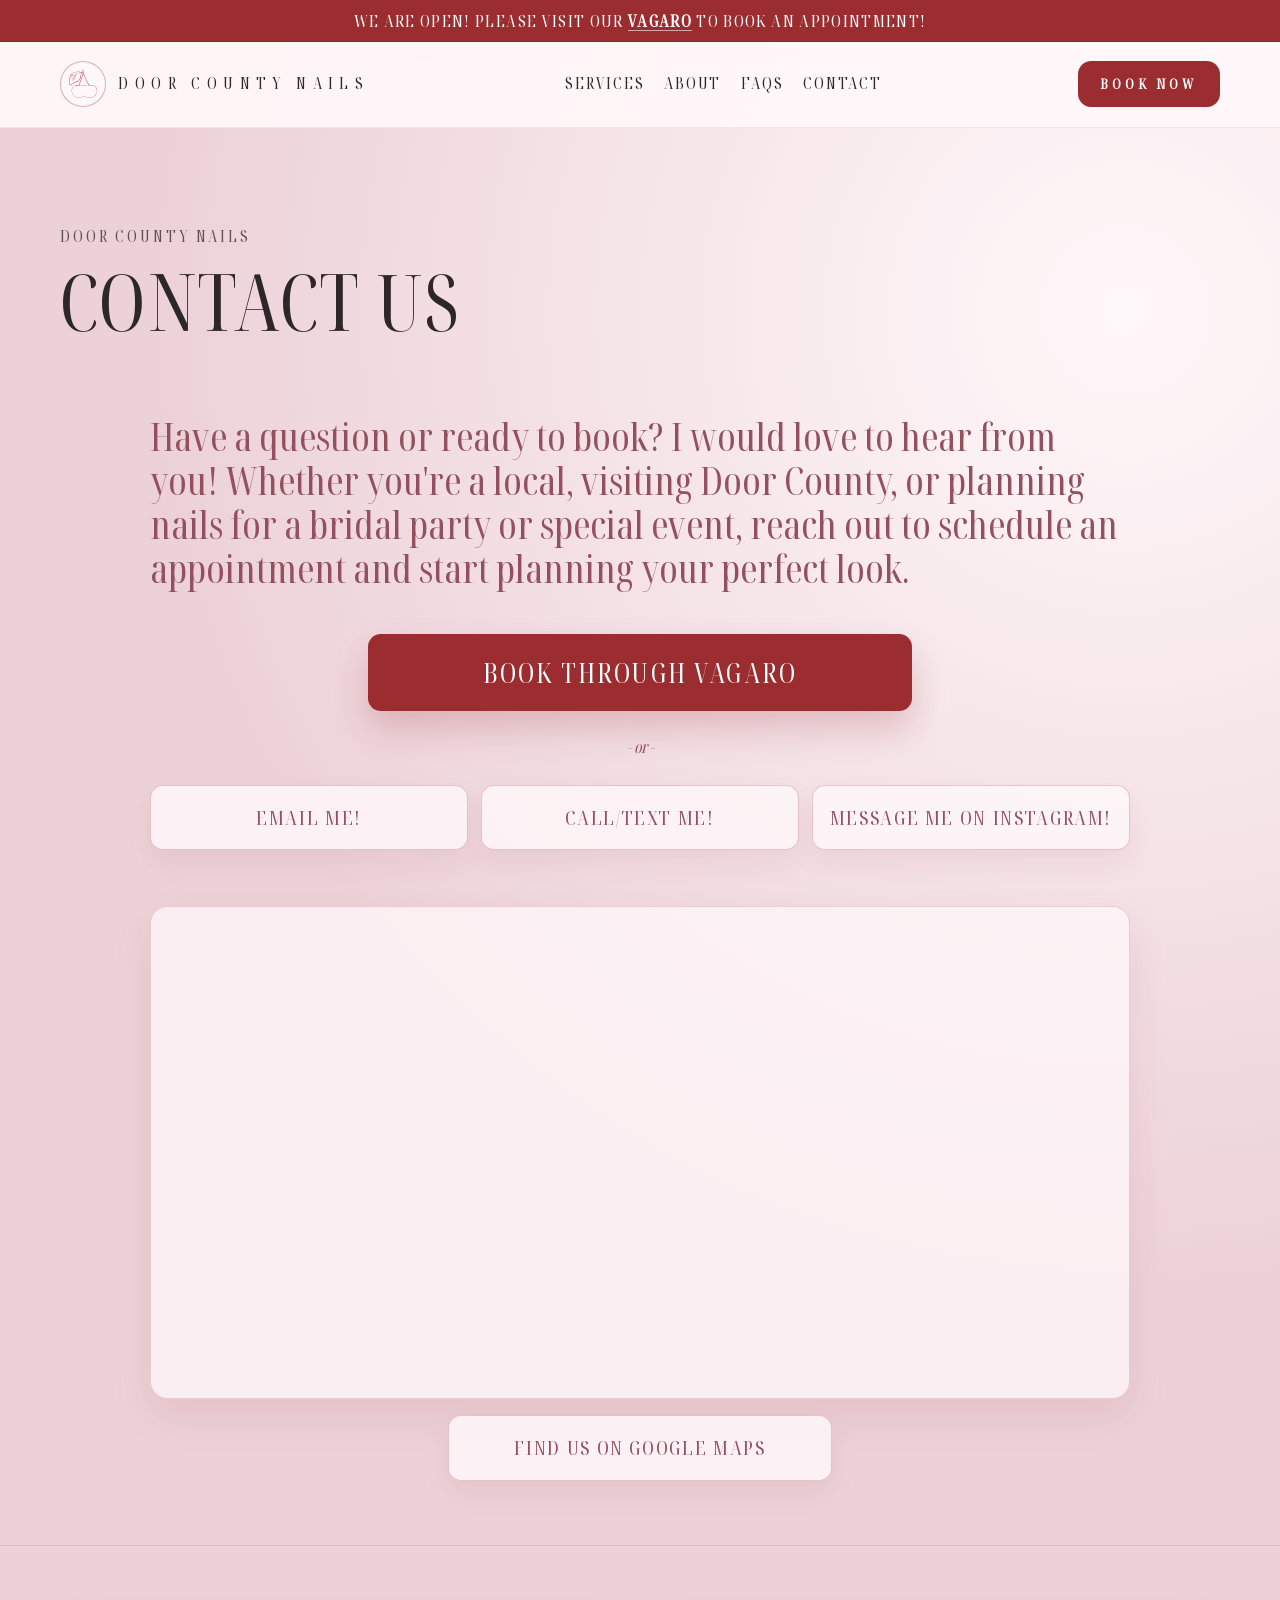
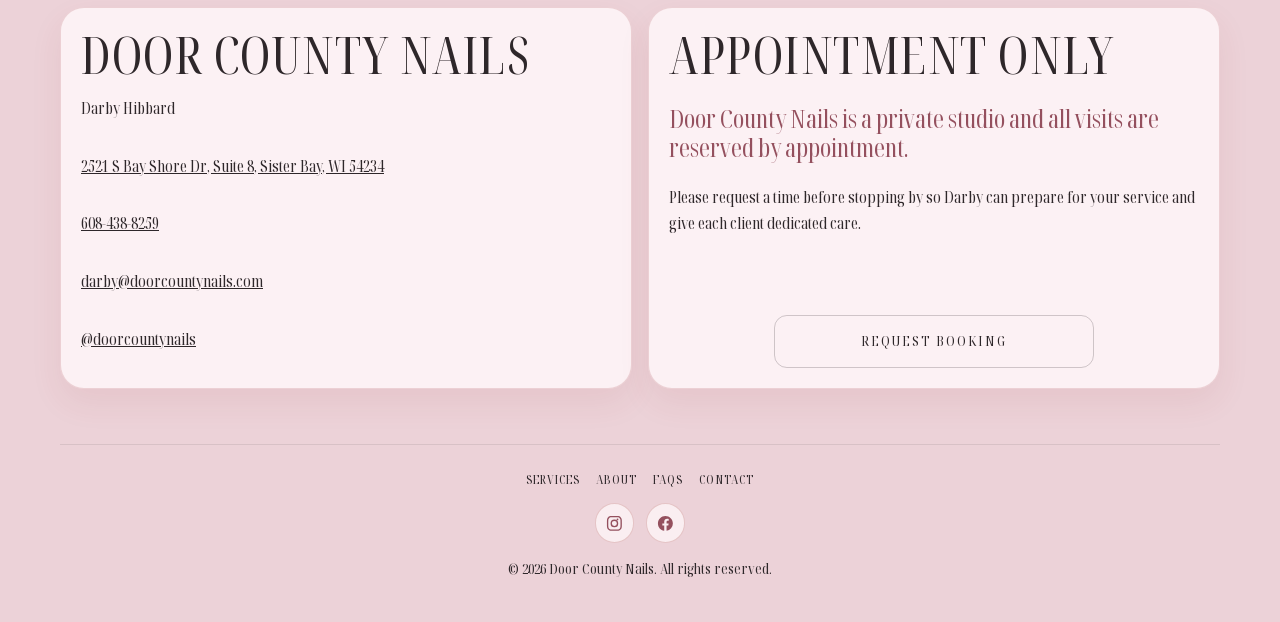
<file: contact.html>
<!doctype html>
<html lang="en">
  <head>
    <meta charset="UTF-8" />
    <meta name="viewport" content="width=device-width, initial-scale=1" />
    <title>Redirecting | Door County Nails</title>
    <meta http-equiv="refresh" content="0; url=./contact/" />
    <link rel="canonical" href="https://www.doorcountynails.com/contact/" />
    <link rel="stylesheet" href="./styles.css?v=20260529b" />
  </head>
  <body>
    <main class="page-shell">
      <div class="container">
        <p>Redirecting to <a href="./contact/">Contact</a>.</p>
      </div>
    </main>
  </body>
</html>
</file>
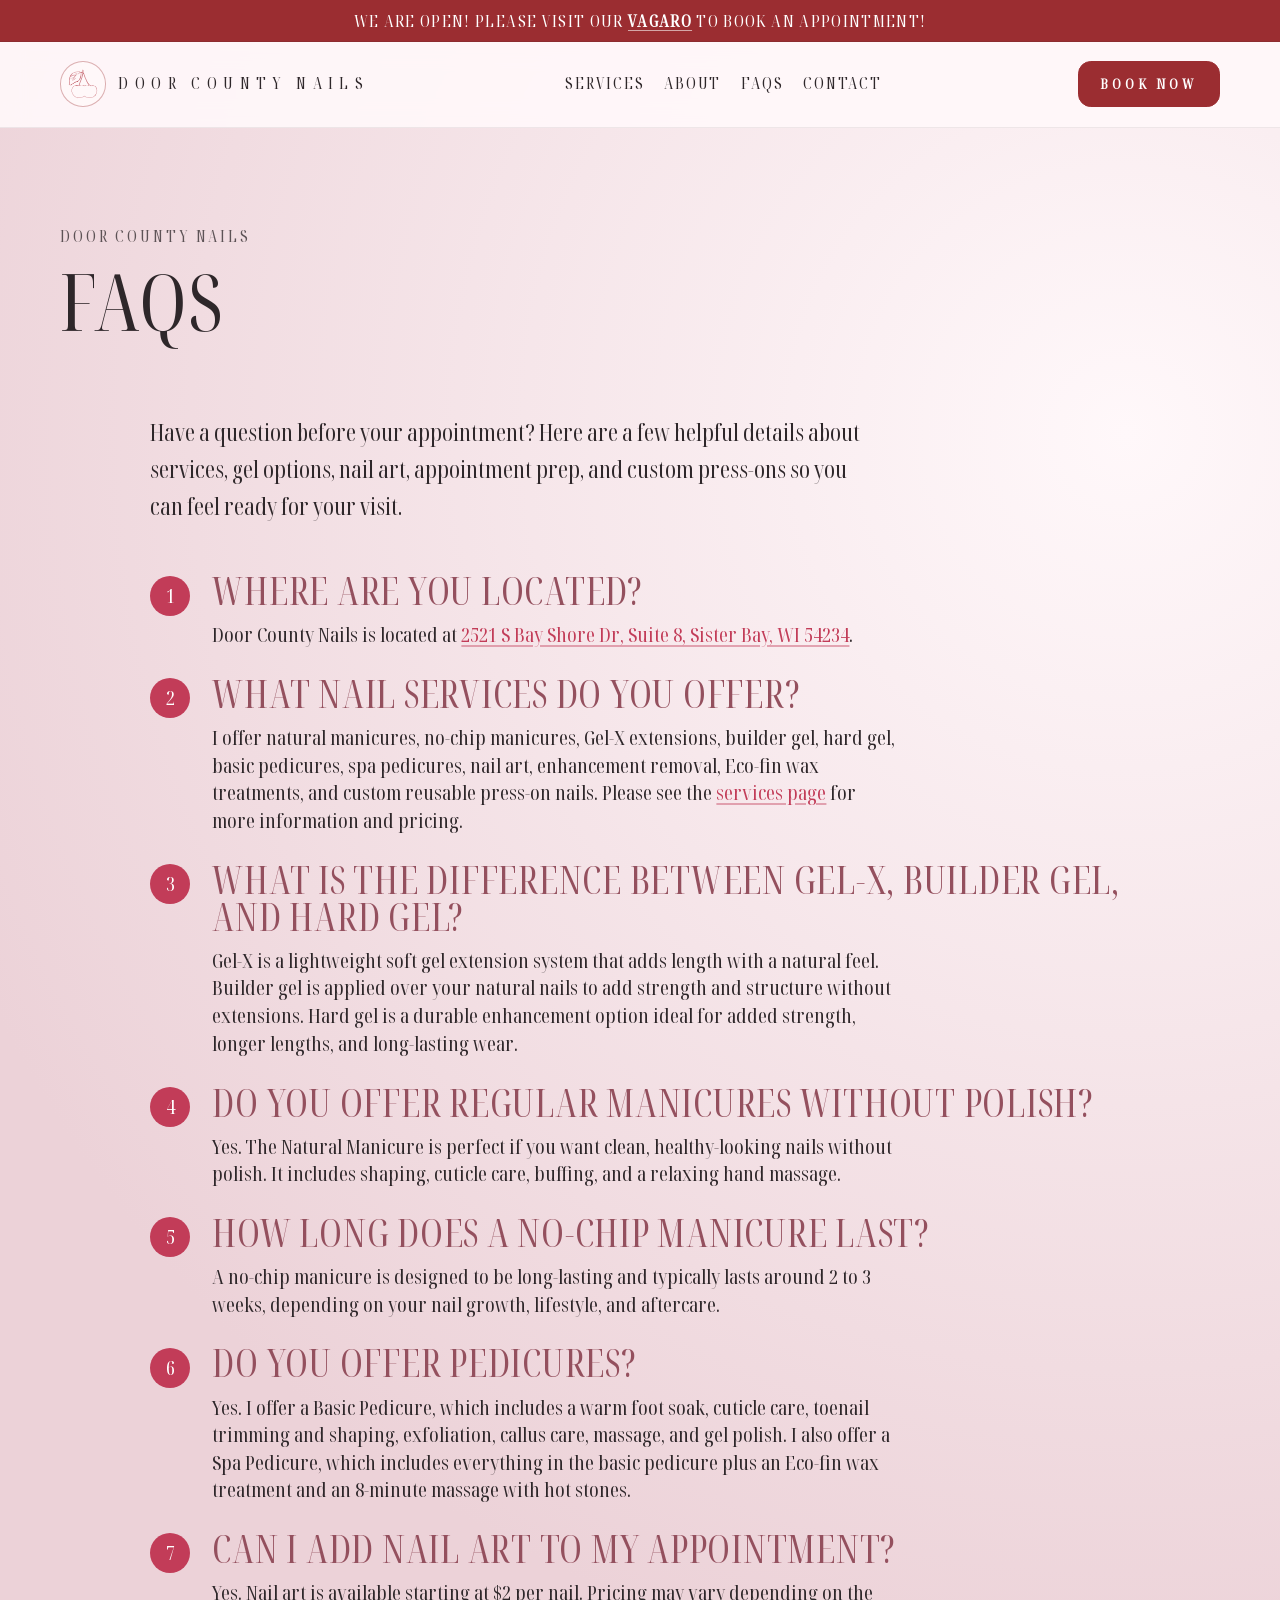
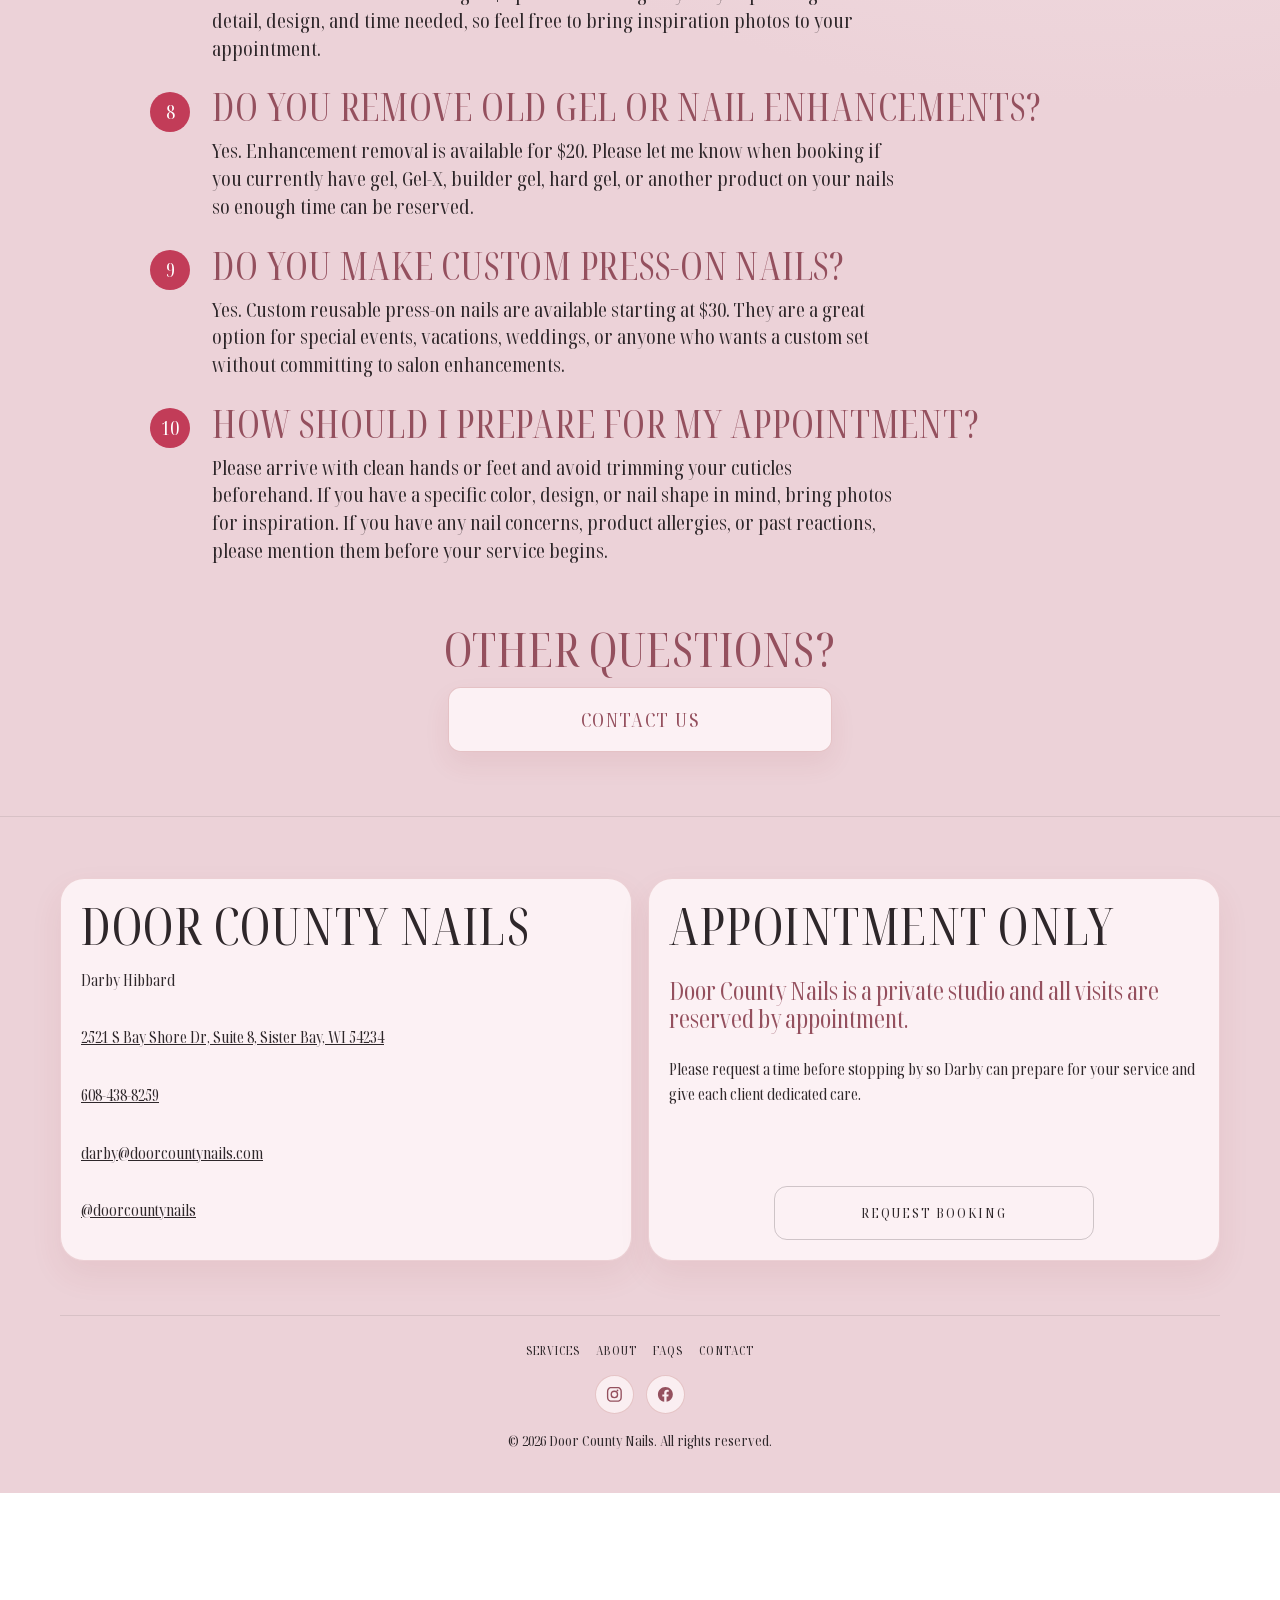
<file: faq.html>
<!doctype html>
<html lang="en">
  <head>
    <meta charset="UTF-8" />
    <meta name="viewport" content="width=device-width, initial-scale=1" />
    <title>Redirecting | Door County Nails</title>
    <meta http-equiv="refresh" content="0; url=./faq/" />
    <link rel="canonical" href="https://www.doorcountynails.com/faq/" />
    <link rel="stylesheet" href="./styles.css?v=20260529b" />
  </head>
  <body>
    <main class="page-shell">
      <div class="container">
        <p>Redirecting to <a href="./faq/">FAQs</a>.</p>
      </div>
    </main>
  </body>
</html>
</file>
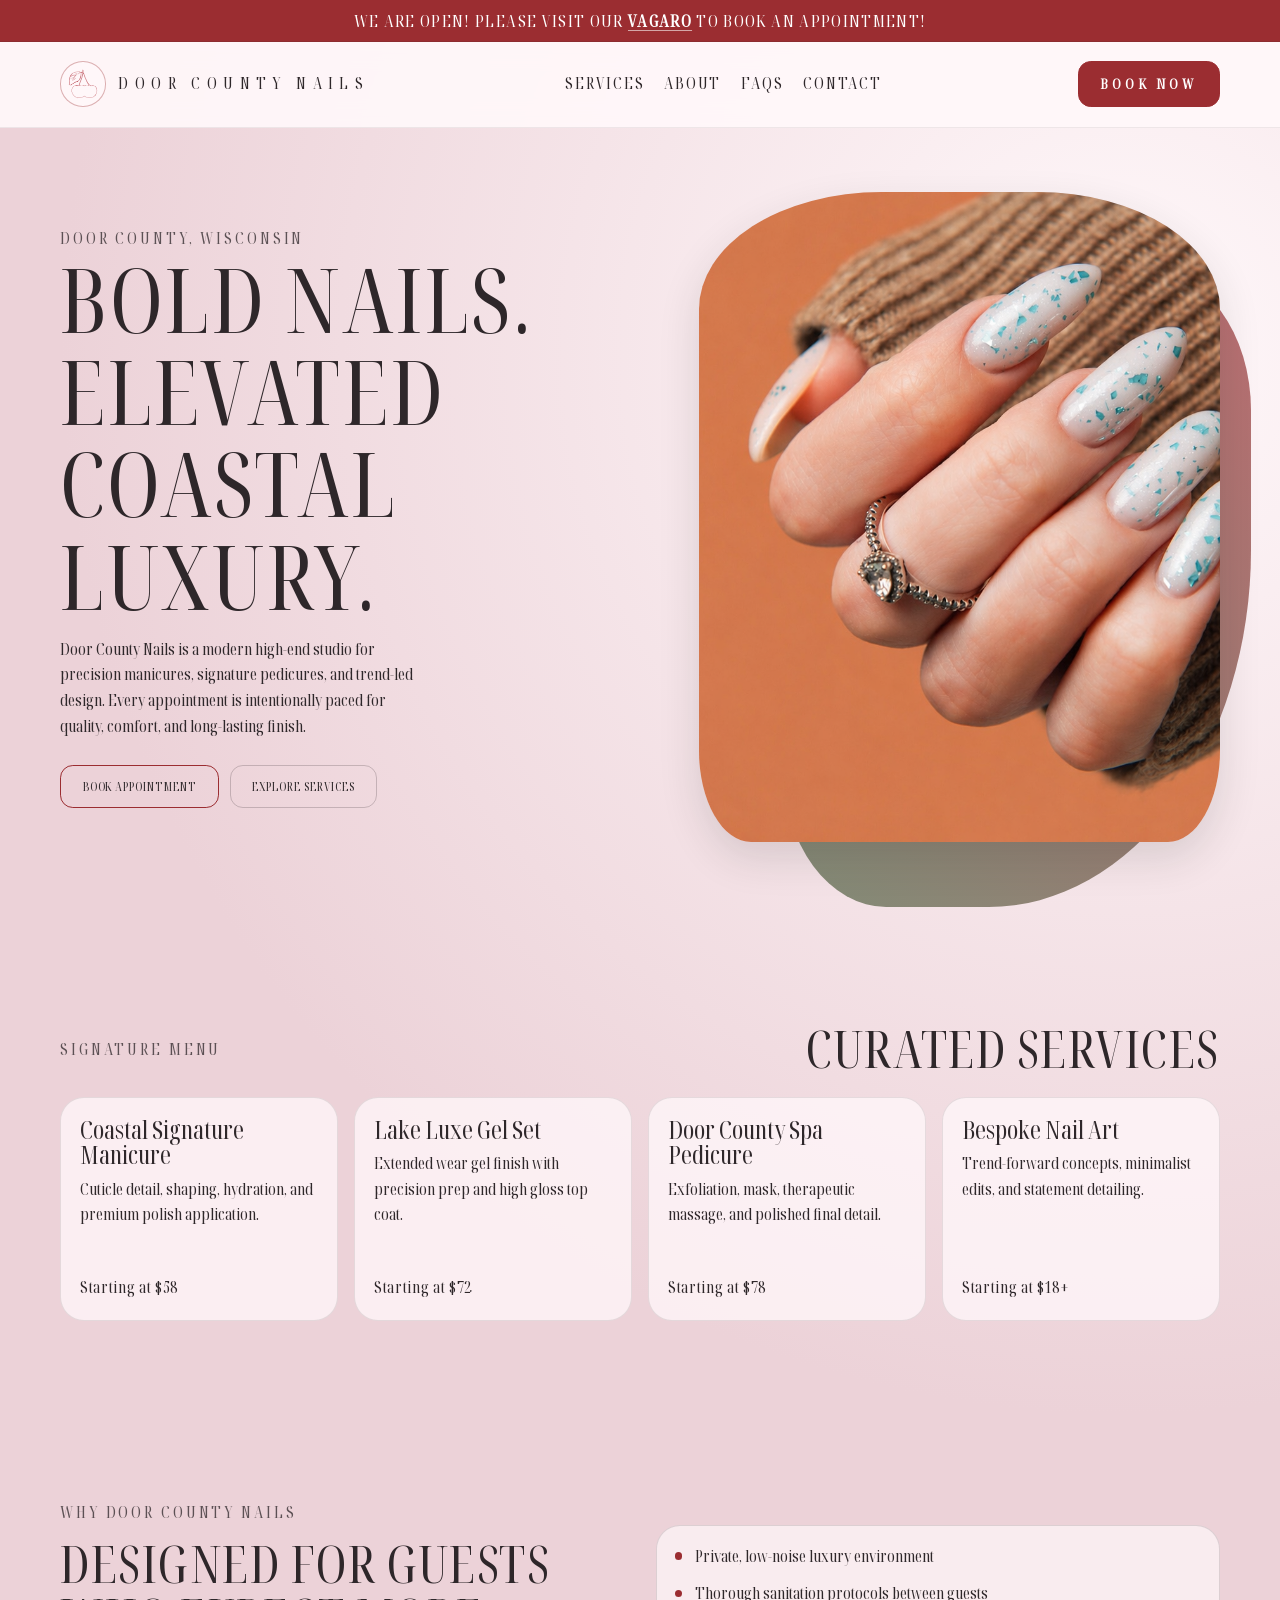
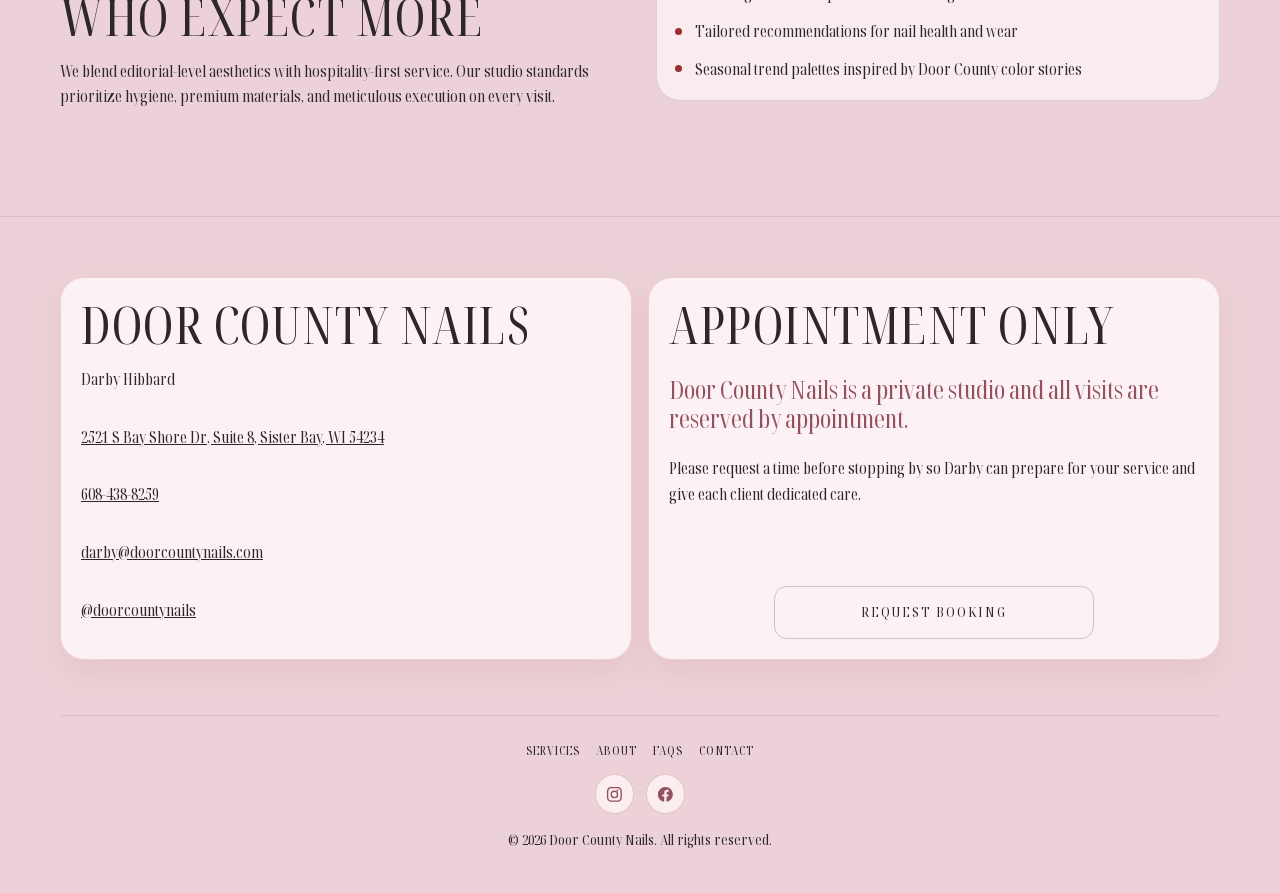
<file: full-site.html>
<!doctype html>
<html lang="en">
  <head>
    <meta charset="UTF-8" />
    <meta name="viewport" content="width=device-width, initial-scale=1" />
    <link rel="icon" href="./favicon.ico" sizes="any" />
    <link rel="icon" type="image/png" sizes="32x32" href="./assets/favicon-32x32.png" />
    <link rel="apple-touch-icon" href="./assets/apple-touch-icon.png" />
    <title>Door County Nails | Gel Manicures & Pedicures in Sister Bay, WI</title>
    <meta
      name="description"
      content="Book gel manicures, pedicures, Gel-X extensions, builder gel, hard gel, and nail art with Door County Nails in Sister Bay, Wisconsin."
    />
    <meta name="robots" content="index, follow" />
    <meta name="theme-color" content="#ecd2d8" />
    <link rel="canonical" href="https://www.doorcountynails.com/" />

    <meta property="og:type" content="website" />
    <meta property="og:site_name" content="Door County Nails" />
    <meta property="og:title" content="Door County Nails | Gel Manicures & Pedicures in Sister Bay, WI" />
    <meta
      property="og:description"
      content="Private nail studio in Sister Bay offering gel manicures, pedicures, nail art, Gel-X extensions, builder gel, and hard gel."
    />
    <meta property="og:url" content="https://www.doorcountynails.com/" />
    <meta property="og:image" content="https://www.doorcountynails.com/assets/home-featured/featured-nails-01.jpg" />

    <meta name="twitter:card" content="summary_large_image" />
    <meta name="twitter:title" content="Door County Nails | Gel Manicures & Pedicures in Sister Bay, WI" />
    <meta
      name="twitter:description"
      content="Private nail studio in Sister Bay offering gel manicures, pedicures, nail art, Gel-X extensions, builder gel, and hard gel."
    />
    <meta name="twitter:image" content="https://www.doorcountynails.com/assets/home-featured/featured-nails-01.jpg" />

    <link rel="stylesheet" href="./styles.css?v=20260529b" />

    <script type="application/ld+json">
      {
        "@context": "https://schema.org",
        "@type": "NailSalon",
        "@id": "https://www.doorcountynails.com/#nailsalon",
        "name": "Door County Nails",
        "description": "Private nail studio in Sister Bay, Wisconsin offering gel manicures, pedicures, nail art, Gel-X extensions, builder gel, and hard gel by appointment.",
        "url": "https://www.doorcountynails.com/",
        "image": "https://www.doorcountynails.com/assets/home-featured/featured-nails-01.jpg",
        "logo": "https://www.doorcountynails.com/assets/favicon-512x512.png",
        "telephone": "+1-608-438-8259",
        "email": "darby@doorcountynails.com",
        "priceRange": "$$",
        "address": {
          "@type": "PostalAddress",
          "streetAddress": "2521 S Bay Shore Dr, Suite 8",
          "addressLocality": "Sister Bay",
          "addressRegion": "WI",
          "postalCode": "54234",
          "addressCountry": "US"
        },
        "geo": {
          "@type": "GeoCoordinates",
          "latitude": 45.1860832,
          "longitude": -87.1354748
        },
        "hasMap": "https://maps.app.goo.gl/6ezyYwYSgmvdjc766",
        "areaServed": [
          {
            "@type": "Place",
            "name": "Sister Bay, WI"
          },
          {
            "@type": "Place",
            "name": "Door County, WI"
          }
        ],
        "sameAs": [
          "https://www.instagram.com/doorcountynails",
          "https://www.facebook.com/profile.php?id=61590149589193",
          "https://www.tiktok.com/@doorcountynails"
        ],
        "hasOfferCatalog": {
          "@type": "OfferCatalog",
          "name": "Door County Nails services",
          "itemListElement": [
            {
              "@type": "Offer",
              "itemOffered": {
                "@type": "Service",
                "name": "Gel manicures"
              }
            },
            {
              "@type": "Offer",
              "itemOffered": {
                "@type": "Service",
                "name": "Pedicures"
              }
            },
            {
              "@type": "Offer",
              "itemOffered": {
                "@type": "Service",
                "name": "Gel-X extensions"
              }
            },
            {
              "@type": "Offer",
              "itemOffered": {
                "@type": "Service",
                "name": "Builder gel and hard gel"
              }
            },
            {
              "@type": "Offer",
              "itemOffered": {
                "@type": "Service",
                "name": "Nail art"
              }
            }
          ]
        },
        "potentialAction": {
          "@type": "ReserveAction",
          "target": {
            "@type": "EntryPoint",
            "urlTemplate": "https://www.vagaro.com/doorcountynails"
          },
          "result": {
            "@type": "Reservation",
            "name": "Nail appointment"
          }
        }
      }
    </script>
  </head>
  <body>
    <a class="skip-link" href="#main-content">Skip to content</a>
    <div class="site-banner">
      <div class="container">
        We are OPEN! Please visit our <a href="https://www.vagaro.com/doorcountynails" target="_blank" rel="noopener">Vagaro</a> to book an appointment!
      </div>
    </div>


    <header class="site-header" id="top">
      <div class="container header-shell">
        <a class="brand" href="./" aria-label="Door County Nails home">
          <span class="brand-mark" aria-hidden="true"><img src="assets/cherry-outline-final.png" alt="" /></span>
          <span class="brand-text">Door County Nails</span>
        </a>

        <button class="menu-toggle" type="button" aria-expanded="false" aria-controls="primary-nav">
          Menu
        </button>

        <nav id="primary-nav" class="site-nav" aria-label="Primary">
          <a href="./services/">Services</a>
          <a href="./about/">About</a>
          <a href="./faq/">FAQs</a>
          <a href="./contact/">Contact</a>
          <a class="cta cta-mobile" href="https://www.vagaro.com/doorcountynails" target="_blank" rel="noopener">Book Now</a>
        </nav>

        <a class="cta cta-desktop" href="https://www.vagaro.com/doorcountynails" target="_blank" rel="noopener">Book Now</a>
      </div>
    </header>

    <main id="main-content">
      <section class="hero section-padding">
        <div class="container hero-grid reveal">
          <div class="hero-copy">
            <p class="eyebrow">Door County, Wisconsin</p>
            <h1>Bold Nails. Elevated Coastal Luxury.</h1>
            <p>
              Door County Nails is a modern high-end studio for precision manicures, signature pedicures, and trend-led
              design. Every appointment is intentionally paced for quality, comfort, and long-lasting finish.
            </p>
            <div class="hero-actions">
              <a class="cta" href="https://www.vagaro.com/doorcountynails" target="_blank" rel="noopener">Book Appointment</a>
              <a class="cta secondary" href="#signature-services">Explore Services</a>
            </div>
          </div>

          <div class="hero-visual" aria-label="Featured Door County Nails manicure photo">
            <div class="visual-wrap">
              <img
                src="orangeNails.png"
                alt="Close-up of almond-shaped manicure with soft blue speckled accents"
                loading="eager"
              />
            </div>
          </div>
        </div>
      </section>

      <section id="signature-services" class="services section-padding reveal">
        <div class="container">
          <div class="section-head">
            <p class="eyebrow">Signature Menu</p>
            <h2>Curated Services</h2>
          </div>

          <div class="service-grid">
            <article class="service-card">
              <h3>Coastal Signature Manicure</h3>
              <p>Cuticle detail, shaping, hydration, and premium polish application.</p>
              <p class="price">Starting at $58</p>
            </article>
            <article class="service-card">
              <h3>Lake Luxe Gel Set</h3>
              <p>Extended wear gel finish with precision prep and high gloss top coat.</p>
              <p class="price">Starting at $72</p>
            </article>
            <article class="service-card">
              <h3>Door County Spa Pedicure</h3>
              <p>Exfoliation, mask, therapeutic massage, and polished final detail.</p>
              <p class="price">Starting at $78</p>
            </article>
            <article class="service-card">
              <h3>Bespoke Nail Art</h3>
              <p>Trend-forward concepts, minimalist edits, and statement detailing.</p>
              <p class="price">Starting at $18+</p>
            </article>
          </div>
        </div>
      </section>

      <section class="story section-padding reveal">
        <div class="container story-grid">
          <div>
            <p class="eyebrow">Why Door County Nails</p>
            <h2>Designed For Guests Who Expect More</h2>
            <p>
              We blend editorial-level aesthetics with hospitality-first service. Our studio standards prioritize hygiene,
              premium materials, and meticulous execution on every visit.
            </p>
          </div>

          <ul class="value-list">
            <li>Private, low-noise luxury environment</li>
            <li>Thorough sanitation protocols between guests</li>
            <li>Tailored recommendations for nail health and wear</li>
            <li>Seasonal trend palettes inspired by Door County color stories</li>
          </ul>
        </div>
      </section>

    </main>

    <footer class="site-footer">
      <div class="container footer-visit-grid">
        <div class="visit-card">
          <h2>Door County Nails</h2>
          <p>Darby Hibbard</p>
          <p>
            <a href="https://share.google/E4tLBmKFWJFwZ6lcw" target="_blank" rel="noopener">
              2521 S Bay Shore Dr, Suite 8, Sister Bay, WI 54234
            </a>
          </p>
          <p><a href="tel:+16084388259">608-438-8259</a></p>
          <p><a href="mailto:darby@doorcountynails.com">darby@doorcountynails.com</a></p>
          <p><a href="https://www.instagram.com/doorcountynails" target="_blank" rel="noopener">@doorcountynails</a></p>
        </div>

        <div class="visit-card">
          <h2>Appointment Only</h2>
          <p class="visit-note">Door County Nails is a private studio and all visits are reserved by appointment.</p>
          <p>Please request a time before stopping by so Darby can prepare for your service and give each client dedicated care.</p>
          <a class="cta secondary" href="https://www.vagaro.com/doorcountynails" target="_blank" rel="noopener">
            Request Booking
          </a>
        </div>
      </div>

      <div class="container footer-shell">
        <nav aria-label="Footer">
          <a href="./services/">Services</a>
          <a href="./about/">About</a>
          <a href="./faq/">FAQs</a>
          <a href="./contact/">Contact</a>
        </nav>
        <div class="footer-social" aria-label="Social links">
          <a class="footer-social-link" href="https://www.instagram.com/doorcountynails" target="_blank" rel="noopener" aria-label="Door County Nails on Instagram">
            <svg viewBox="-1 -1 18 18" aria-hidden="true" focusable="false">
              <path d="M8 0C5.83 0 5.56.01 4.7.05 3.85.09 3.27.22 2.76.42c-.53.21-.98.49-1.42.93C.9 1.78.62 2.23.42 2.76.22 3.27.09 3.85.05 4.7.01 5.56 0 5.83 0 8s.01 2.44.05 3.3c.04.85.17 1.43.37 1.94.2.53.48.98.92 1.42.44.44.89.72 1.42.92.51.2 1.09.33 1.94.37.86.04 1.13.05 3.3.05s2.44-.01 3.3-.05c.85-.04 1.43-.17 1.94-.37.53-.2.98-.48 1.42-.92.44-.44.72-.89.92-1.42.2-.51.33-1.09.37-1.94.04-.86.05-1.13.05-3.3s-.01-2.44-.05-3.3c-.04-.85-.17-1.43-.37-1.94-.2-.53-.48-.98-.92-1.42-.44-.44-.89-.72-1.42-.92-.51-.2-1.09-.33-1.94-.37C10.44.01 10.17 0 8 0Zm0 1.44c2.13 0 2.38.01 3.23.05.78.04 1.2.17 1.48.28.37.14.64.31.92.59.28.28.45.55.59.92.11.28.24.7.28 1.48.04.85.05 1.1.05 3.23s-.01 2.38-.05 3.23c-.04.78-.17 1.2-.28 1.48-.14.37-.31.64-.59.92-.28.28-.55.45-.92.59-.28.11-.7.24-1.48.28-.85.04-1.1.05-3.23.05s-2.38-.01-3.23-.05c-.78-.04-1.2-.17-1.48-.28-.37-.14-.64-.31-.92-.59-.28-.28-.45-.55-.59-.92-.11-.28-.24-.7-.28-1.48-.04-.85-.05-1.1-.05-3.23s.01-2.38.05-3.23c.04-.78.17-1.2.28-1.48.14-.37.31-.64.59-.92.28-.28.55-.45.92-.59.28-.11.7-.24 1.48-.28.85-.04 1.1-.05 3.23-.05Z"/>
              <path d="M8 3.89A4.11 4.11 0 1 0 8 12.11 4.11 4.11 0 0 0 8 3.89Zm0 6.78A2.67 2.67 0 1 1 8 5.33a2.67 2.67 0 0 1 0 5.34Z"/>
              <path d="M12.27 3.73a.96.96 0 1 1-1.92 0 .96.96 0 0 1 1.92 0Z"/>
            </svg>
          </a>
          <a class="footer-social-link" href="https://www.facebook.com/profile.php?id=61590149589193" target="_blank" rel="noopener" aria-label="Door County Nails on Facebook">
            <svg viewBox="-1 -1 18 18" aria-hidden="true" focusable="false">
              <path d="M16 8.05C16 3.61 12.42 0 8 0S0 3.61 0 8.05c0 4.02 2.93 7.35 6.75 7.95v-5.63H4.72V8.05h2.03V6.28c0-2.02 1.2-3.13 3.02-3.13.88 0 1.79.16 1.79.16v1.97h-1.01c-.99 0-1.3.62-1.3 1.25v1.52h2.22l-.35 2.32H9.25V16A8.02 8.02 0 0 0 16 8.05Z"/>
            </svg>
          </a>
        </div>
        <p>&copy; <span id="year"></span> Door County Nails. All rights reserved.</p>
      </div>
    </footer>

    <script src="./script.js?v=20260528"></script>
  </body>
</html>
</file>
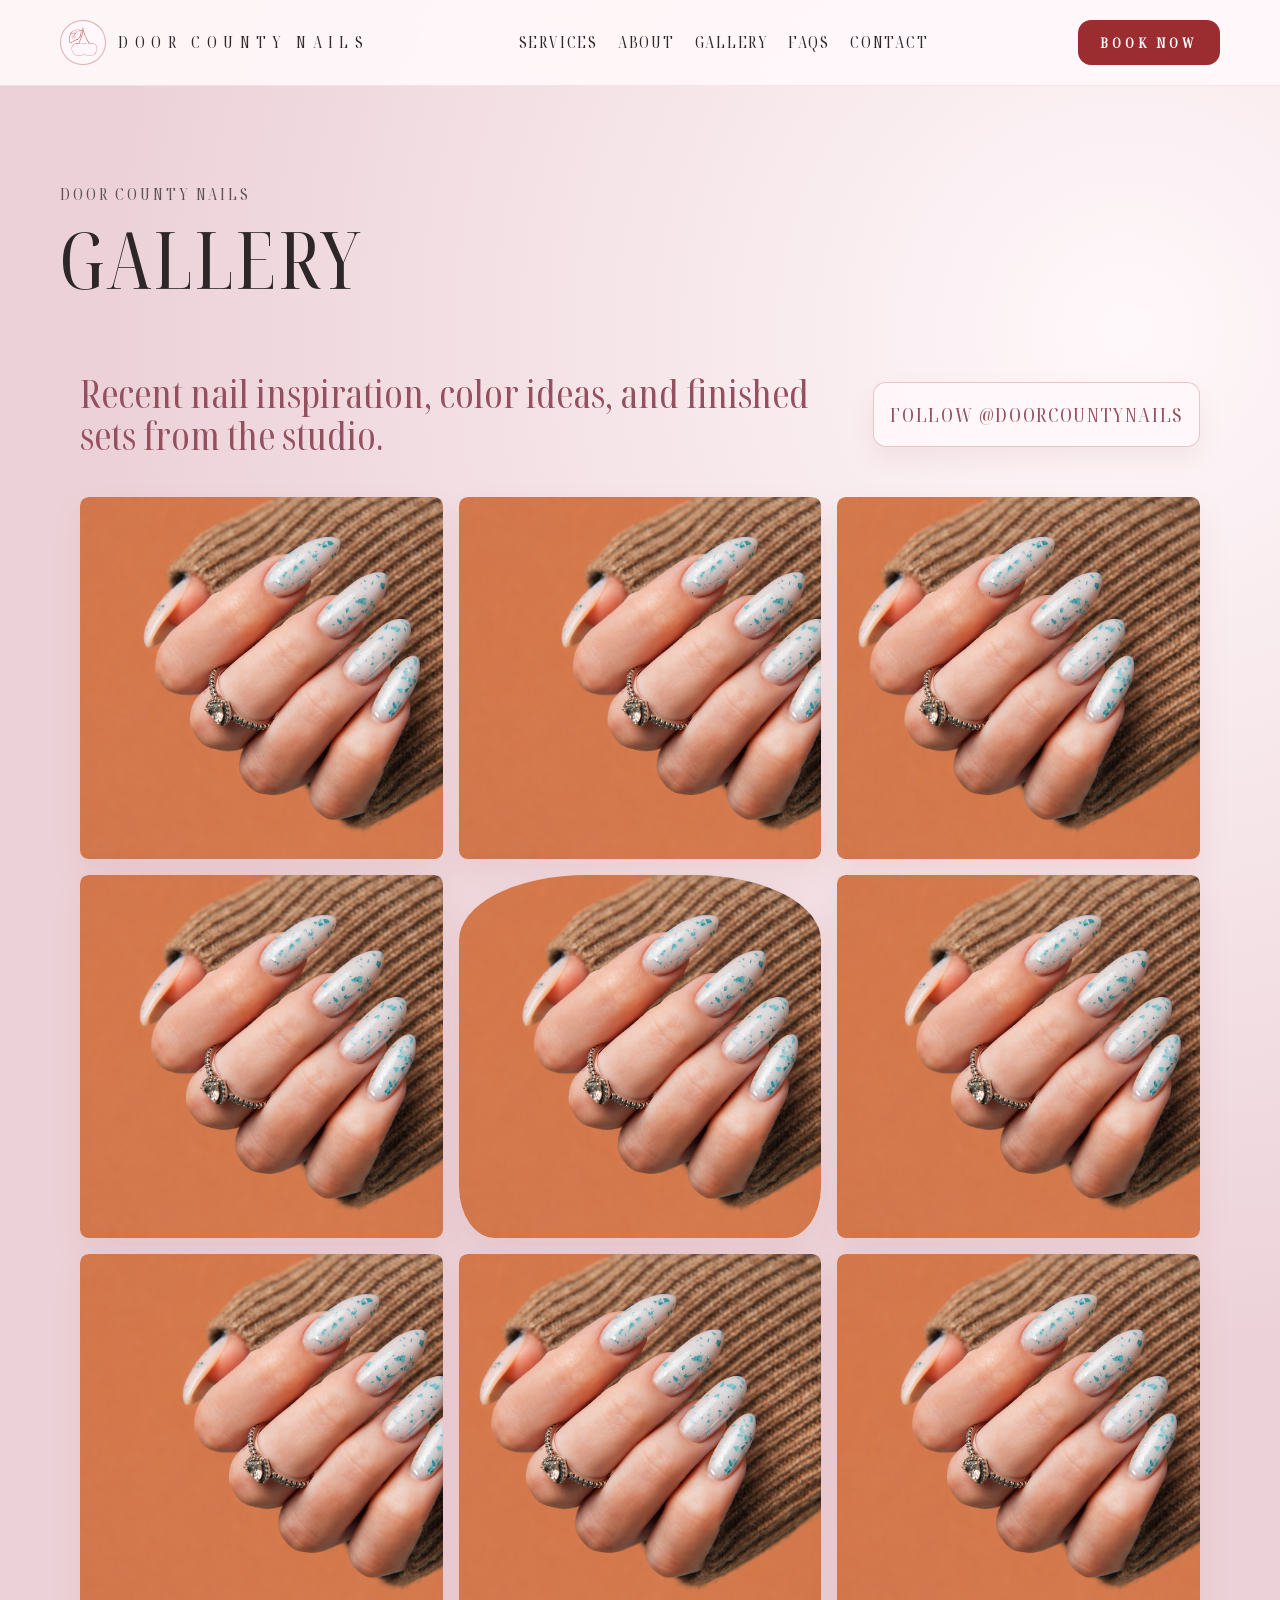
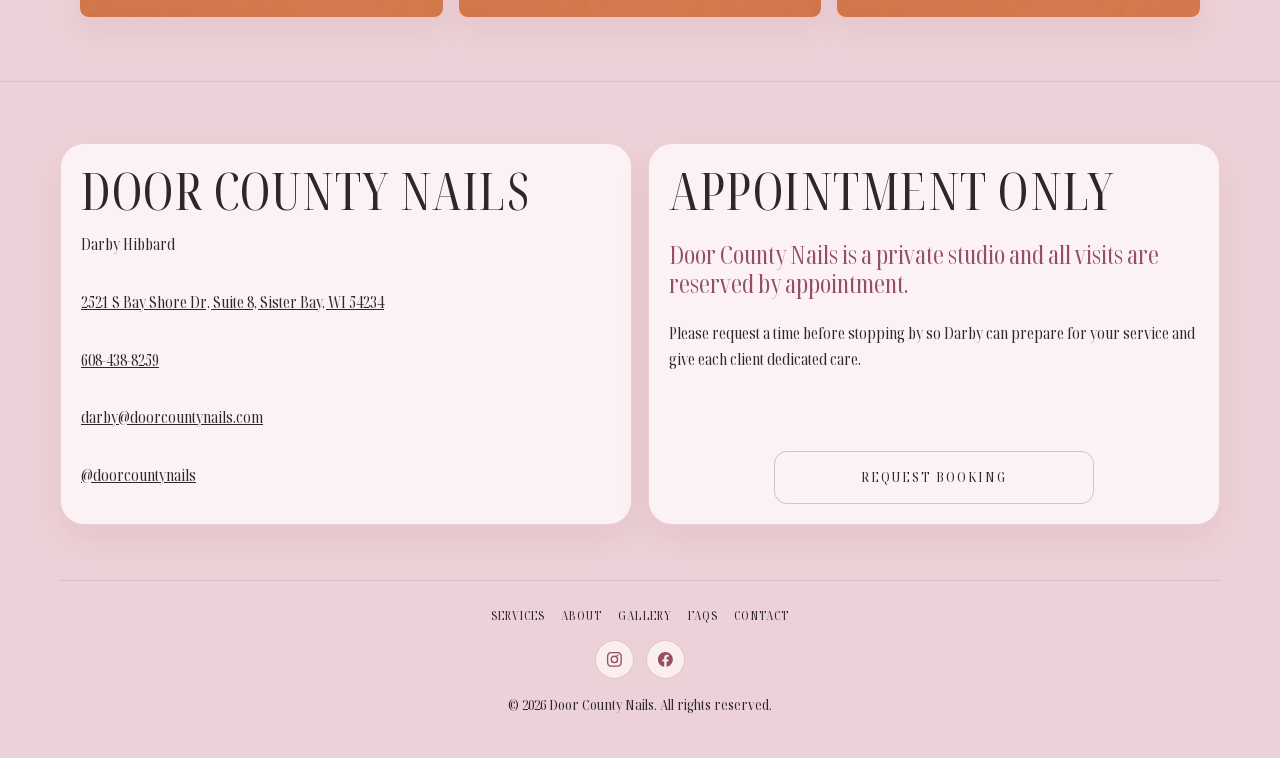
<file: gallery.html>
<!doctype html>
<html lang="en">
  <head>
    <meta charset="UTF-8" />
    <meta name="viewport" content="width=device-width, initial-scale=1" />
    <link rel="icon" href="./favicon.ico" sizes="any" />
    <link rel="icon" type="image/png" sizes="32x32" href="./assets/favicon-32x32.png" />
    <link rel="apple-touch-icon" href="./assets/apple-touch-icon.png" />
    <title>Gallery | Door County Nails</title>
    <meta
      name="description"
      content="Browse Door County Nails manicure inspiration and follow @doorcountynails on Instagram for recent nail art, gel sets, and studio updates."
    />
    <link rel="canonical" href="https://www.doorcountynails.com/gallery.html" />
    <link rel="stylesheet" href="./styles.css?v=20260529b" />
  </head>
  <body>
    <header class="site-header">
      <div class="container header-shell">
        <a class="brand" href="./"><span class="brand-mark" aria-hidden="true"><img src="assets/cherry-outline-final.png" alt="" /></span><span class="brand-text">Door County Nails</span></a>
        <button class="menu-toggle" type="button" aria-expanded="false" aria-controls="primary-nav">
          Menu
        </button>
        <nav id="primary-nav" class="site-nav" aria-label="Primary">
          <a href="./services/">Services</a>
          <a href="./about/">About</a>
          <a href="./gallery.html">Gallery</a>
          <a href="./faq/">FAQs</a>
          <a href="./contact/">Contact</a>
          <a class="cta cta-mobile" href="https://www.vagaro.com/doorcountynails" target="_blank" rel="noopener">Book Now</a>
        </nav>
        <a class="cta cta-desktop" href="https://www.vagaro.com/doorcountynails" target="_blank" rel="noopener">Book Now</a>
      </div>
    </header>

    <main>
      <section class="page-hero">
        <div class="container">
          <p class="eyebrow">Door County Nails</p>
          <h1>Gallery</h1>
        </div>
      </section>

      <section class="page-shell">
        <div class="container gallery-shell">
          <div class="gallery-head">
            <p class="gallery-lede">
              Recent nail inspiration, color ideas, and finished sets from the studio.
            </p>
            <a class="contact-action gallery-follow" href="https://www.instagram.com/doorcountynails" target="_blank" rel="noopener">
              Follow @doorcountynails
            </a>
          </div>

          <div class="instagram-grid" aria-label="Instagram-style gallery for Door County Nails">
            <a class="instagram-tile" href="https://www.instagram.com/doorcountynails" target="_blank" rel="noopener">
              <img src="orangeNails.png" alt="Door County Nails manicure inspiration" loading="lazy" />
              <span>@doorcountynails</span>
            </a>
            <a class="instagram-tile" href="https://www.instagram.com/doorcountynails" target="_blank" rel="noopener">
              <img src="orangeNails.png" alt="Door County Nails nail art inspiration" loading="lazy" />
              <span>@doorcountynails</span>
            </a>
            <a class="instagram-tile" href="https://www.instagram.com/doorcountynails" target="_blank" rel="noopener">
              <img src="orangeNails.png" alt="Door County Nails gel manicure inspiration" loading="lazy" />
              <span>@doorcountynails</span>
            </a>
            <a class="instagram-tile" href="https://www.instagram.com/doorcountynails" target="_blank" rel="noopener">
              <img src="orangeNails.png" alt="Door County Nails manicure detail" loading="lazy" />
              <span>@doorcountynails</span>
            </a>
            <a class="instagram-tile featured" href="https://www.instagram.com/doorcountynails" target="_blank" rel="noopener">
              <img src="orangeNails.png" alt="Featured Door County Nails manicure" loading="lazy" />
              <span>@doorcountynails</span>
            </a>
            <a class="instagram-tile" href="https://www.instagram.com/doorcountynails" target="_blank" rel="noopener">
              <img src="orangeNails.png" alt="Door County Nails color inspiration" loading="lazy" />
              <span>@doorcountynails</span>
            </a>
            <a class="instagram-tile" href="https://www.instagram.com/doorcountynails" target="_blank" rel="noopener">
              <img src="orangeNails.png" alt="Door County Nails finished nail set" loading="lazy" />
              <span>@doorcountynails</span>
            </a>
            <a class="instagram-tile" href="https://www.instagram.com/doorcountynails" target="_blank" rel="noopener">
              <img src="orangeNails.png" alt="Door County Nails nail design inspiration" loading="lazy" />
              <span>@doorcountynails</span>
            </a>
            <a class="instagram-tile" href="https://www.instagram.com/doorcountynails" target="_blank" rel="noopener">
              <img src="orangeNails.png" alt="Door County Nails manicure photo" loading="lazy" />
              <span>@doorcountynails</span>
            </a>
          </div>
        </div>
      </section>
    </main>

    <footer class="site-footer">
      <div class="container footer-visit-grid">
        <div class="visit-card">
          <h2>Door County Nails</h2>
          <p>Darby Hibbard</p>
          <p>
            <a href="https://share.google/E4tLBmKFWJFwZ6lcw" target="_blank" rel="noopener">
              2521 S Bay Shore Dr, Suite 8, Sister Bay, WI 54234
            </a>
          </p>
          <p><a href="tel:+16084388259">608-438-8259</a></p>
          <p><a href="mailto:darby@doorcountynails.com">darby@doorcountynails.com</a></p>
          <p><a href="https://www.instagram.com/doorcountynails" target="_blank" rel="noopener">@doorcountynails</a></p>
        </div>

        <div class="visit-card">
          <h2>Appointment Only</h2>
          <p class="visit-note">Door County Nails is a private studio and all visits are reserved by appointment.</p>
          <p>Please request a time before stopping by so Darby can prepare for your service and give each client dedicated care.</p>
          <a class="cta secondary" href="https://www.vagaro.com/doorcountynails" target="_blank" rel="noopener">
            Request Booking
          </a>
        </div>
      </div>

      <div class="container footer-shell">
        <nav aria-label="Footer">
          <a href="./services/">Services</a>
          <a href="./about/">About</a>
          <a href="./gallery.html">Gallery</a>
          <a href="./faq/">FAQs</a>
          <a href="./contact/">Contact</a>
        </nav>
        <div class="footer-social" aria-label="Social links">
          <a class="footer-social-link" href="https://www.instagram.com/doorcountynails" target="_blank" rel="noopener" aria-label="Door County Nails on Instagram">
            <svg viewBox="-1 -1 18 18" aria-hidden="true" focusable="false">
              <path d="M8 0C5.83 0 5.56.01 4.7.05 3.85.09 3.27.22 2.76.42c-.53.21-.98.49-1.42.93C.9 1.78.62 2.23.42 2.76.22 3.27.09 3.85.05 4.7.01 5.56 0 5.83 0 8s.01 2.44.05 3.3c.04.85.17 1.43.37 1.94.2.53.48.98.92 1.42.44.44.89.72 1.42.92.51.2 1.09.33 1.94.37.86.04 1.13.05 3.3.05s2.44-.01 3.3-.05c.85-.04 1.43-.17 1.94-.37.53-.2.98-.48 1.42-.92.44-.44.72-.89.92-1.42.2-.51.33-1.09.37-1.94.04-.86.05-1.13.05-3.3s-.01-2.44-.05-3.3c-.04-.85-.17-1.43-.37-1.94-.2-.53-.48-.98-.92-1.42-.44-.44-.89-.72-1.42-.92-.51-.2-1.09-.33-1.94-.37C10.44.01 10.17 0 8 0Zm0 1.44c2.13 0 2.38.01 3.23.05.78.04 1.2.17 1.48.28.37.14.64.31.92.59.28.28.45.55.59.92.11.28.24.7.28 1.48.04.85.05 1.1.05 3.23s-.01 2.38-.05 3.23c-.04.78-.17 1.2-.28 1.48-.14.37-.31.64-.59.92-.28.28-.55.45-.92.59-.28.11-.7.24-1.48.28-.85.04-1.1.05-3.23.05s-2.38-.01-3.23-.05c-.78-.04-1.2-.17-1.48-.28-.37-.14-.64-.31-.92-.59-.28-.28-.45-.55-.59-.92-.11-.28-.24-.7-.28-1.48-.04-.85-.05-1.1-.05-3.23s.01-2.38.05-3.23c.04-.78.17-1.2.28-1.48.14-.37.31-.64.59-.92.28-.28.55-.45.92-.59.28-.11.7-.24 1.48-.28.85-.04 1.1-.05 3.23-.05Z"/>
              <path d="M8 3.89A4.11 4.11 0 1 0 8 12.11 4.11 4.11 0 0 0 8 3.89Zm0 6.78A2.67 2.67 0 1 1 8 5.33a2.67 2.67 0 0 1 0 5.34Z"/>
              <path d="M12.27 3.73a.96.96 0 1 1-1.92 0 .96.96 0 0 1 1.92 0Z"/>
            </svg>
          </a>
          <a class="footer-social-link" href="https://www.facebook.com/profile.php?id=61590149589193" target="_blank" rel="noopener" aria-label="Door County Nails on Facebook">
            <svg viewBox="-1 -1 18 18" aria-hidden="true" focusable="false">
              <path d="M16 8.05C16 3.61 12.42 0 8 0S0 3.61 0 8.05c0 4.02 2.93 7.35 6.75 7.95v-5.63H4.72V8.05h2.03V6.28c0-2.02 1.2-3.13 3.02-3.13.88 0 1.79.16 1.79.16v1.97h-1.01c-.99 0-1.3.62-1.3 1.25v1.52h2.22l-.35 2.32H9.25V16A8.02 8.02 0 0 0 16 8.05Z"/>
            </svg>
          </a>
        </div>
        <p>&copy; <span id="year"></span> Door County Nails. All rights reserved.</p>
      </div>
    </footer>

    <script src="./script.js?v=20260528"></script>
  </body>
</html>
</file>
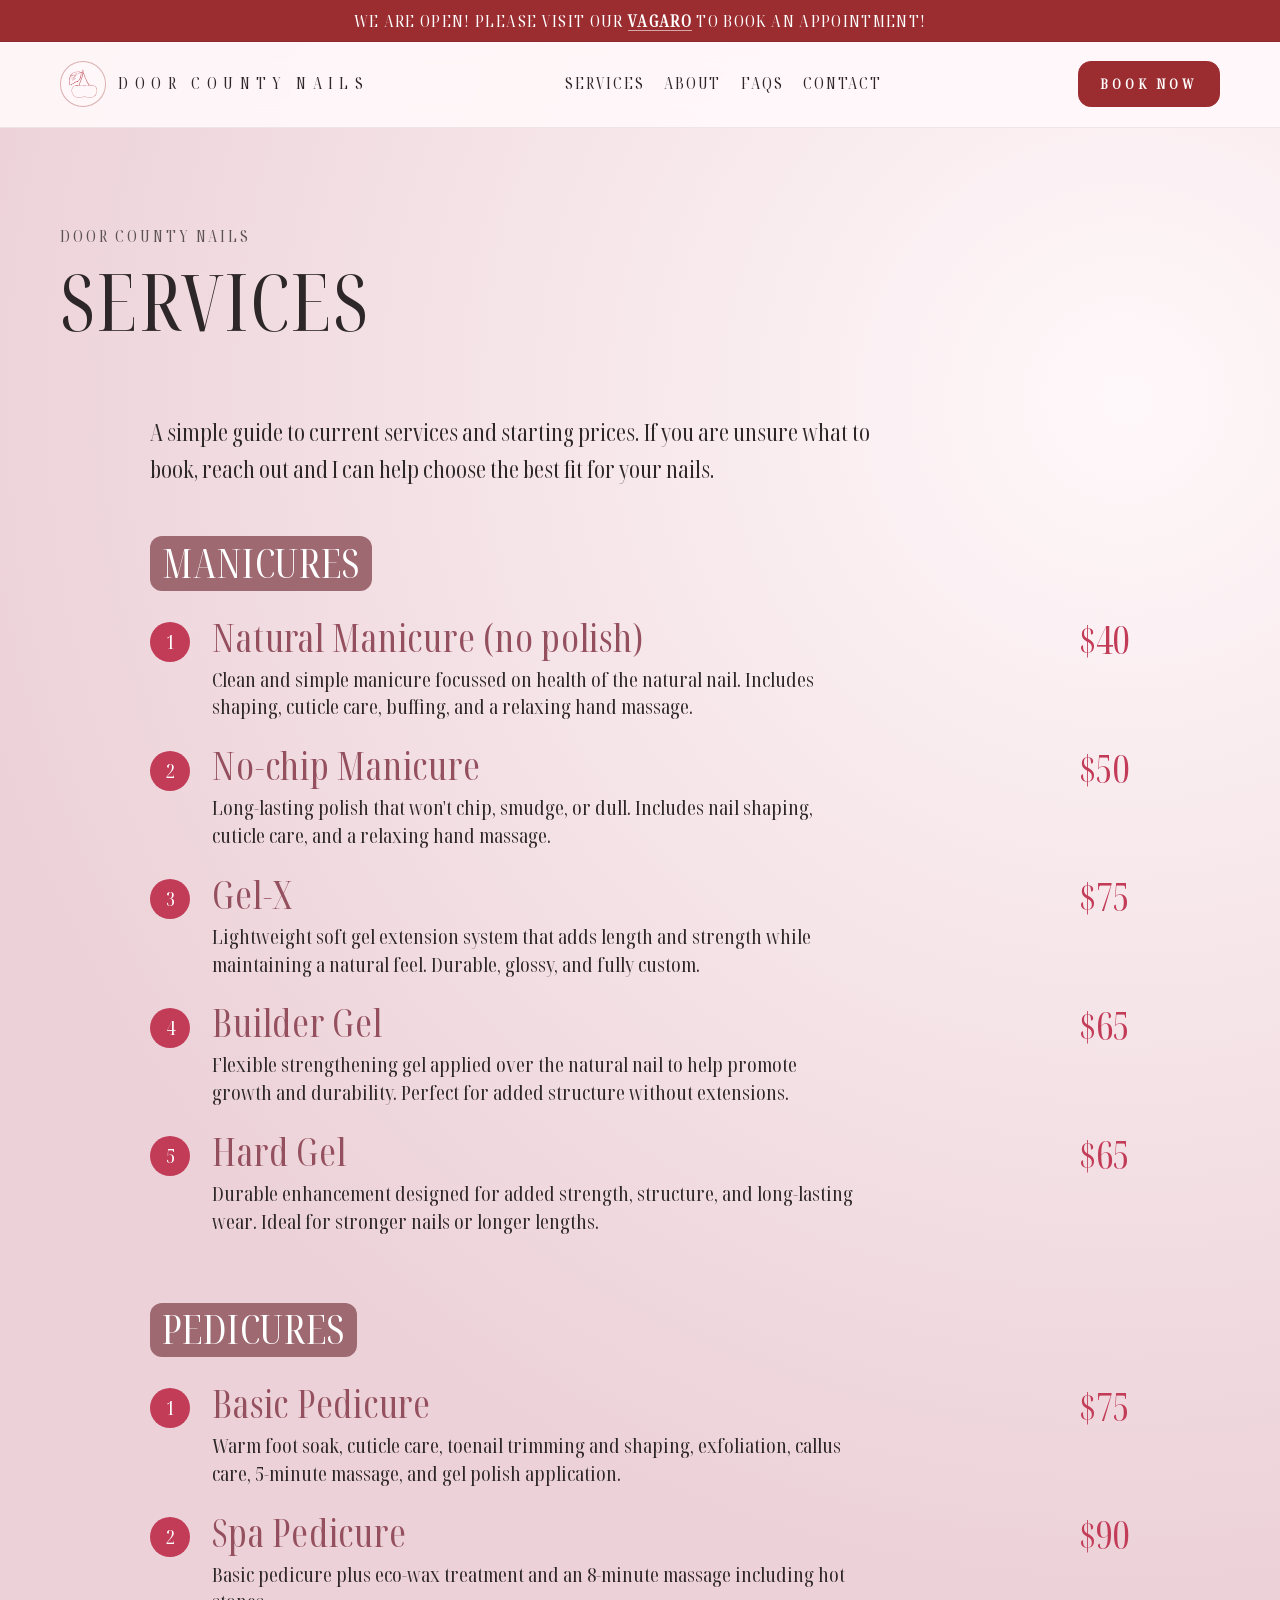
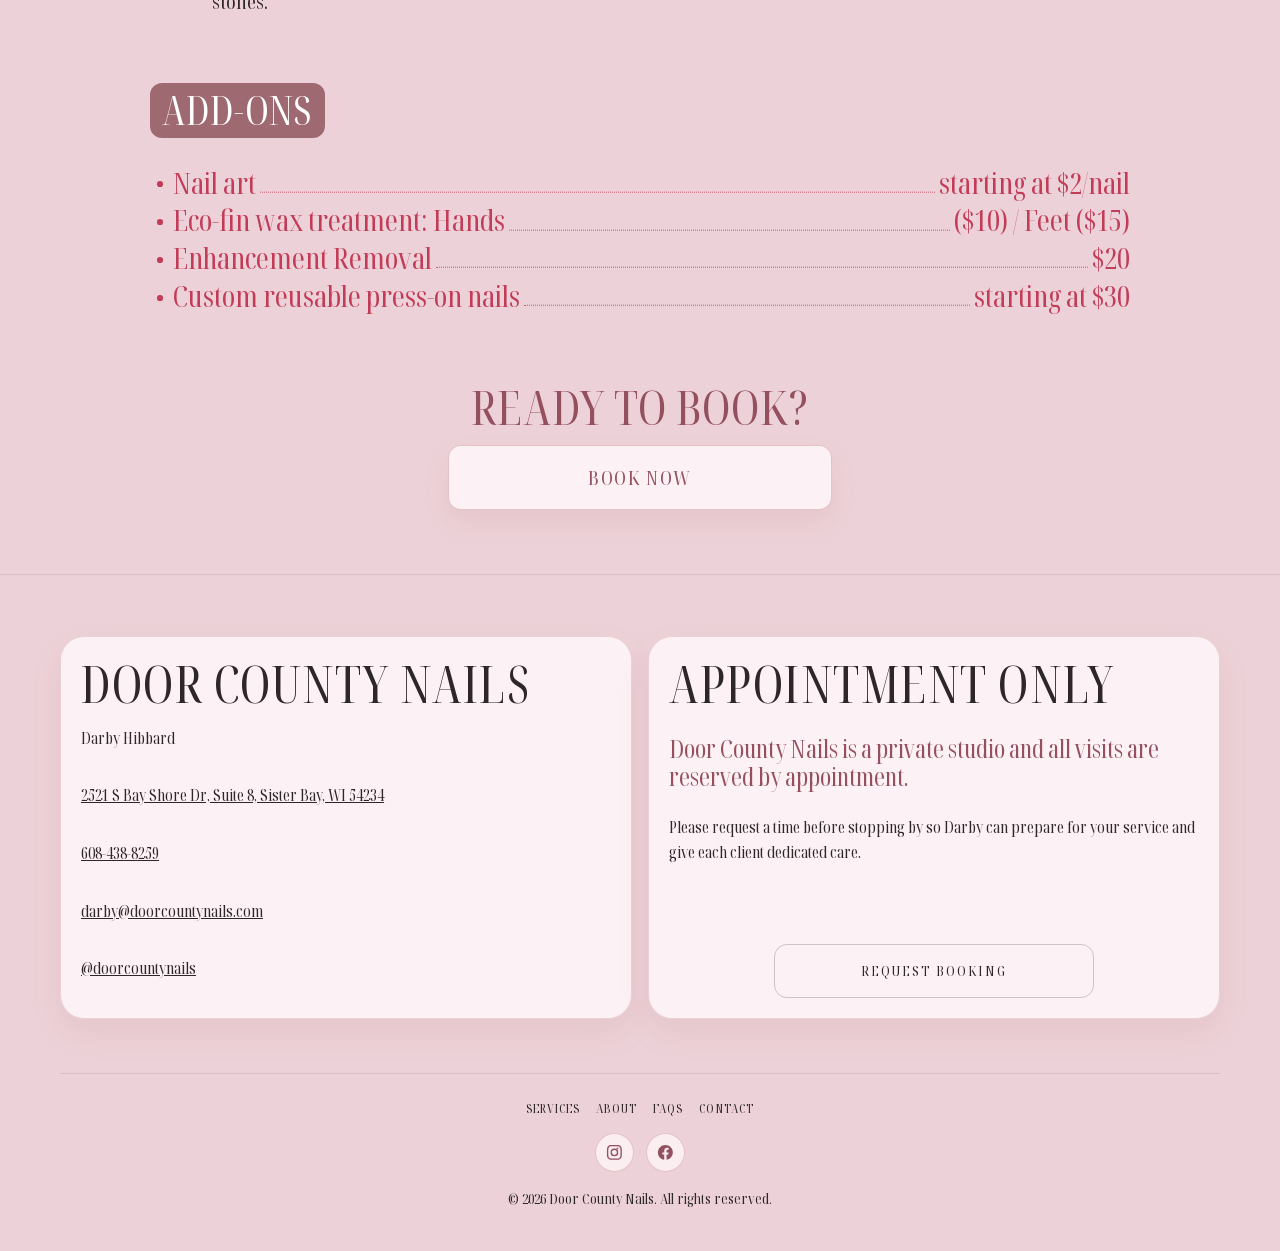
<file: pricing.html>
<!doctype html>
<html lang="en">
  <head>
    <meta charset="UTF-8" />
    <meta name="viewport" content="width=device-width, initial-scale=1" />
    <link rel="icon" href="./favicon.ico" sizes="any" />
    <link rel="icon" type="image/png" sizes="32x32" href="./assets/favicon-32x32.png" />
    <link rel="apple-touch-icon" href="./assets/apple-touch-icon.png" />
    <title>Services | Door County Nails</title>
    <meta
      name="description"
      content="Door County Nails pricing has moved to the Services page."
    />
    <meta http-equiv="refresh" content="0; url=./services/" />
    <link rel="canonical" href="https://www.doorcountynails.com/services/" />
    <link rel="stylesheet" href="./styles.css?v=20260529b" />
  </head>
  <body>
    <div class="site-banner">
      <div class="container">
        We are OPEN! Please visit our <a href="https://www.vagaro.com/doorcountynails" target="_blank" rel="noopener">Vagaro</a> to book an appointment!
      </div>
    </div>

    <header class="site-header">
      <div class="container header-shell">
        <a class="brand" href="./"><span class="brand-mark" aria-hidden="true"><img src="assets/cherry-outline-final.png" alt="" /></span><span class="brand-text">Door County Nails</span></a>
        <button class="menu-toggle" type="button" aria-expanded="false" aria-controls="primary-nav">
          Menu
        </button>
        <nav id="primary-nav" class="site-nav" aria-label="Primary">
          <a href="./services/">Services</a>
          <a href="./about/">About</a>
          <a href="./faq/">FAQs</a>
          <a href="./contact/">Contact</a>
          <a class="cta cta-mobile" href="https://www.vagaro.com/doorcountynails" target="_blank" rel="noopener">Book Now</a>
        </nav>
        <a class="cta cta-desktop" href="https://www.vagaro.com/doorcountynails" target="_blank" rel="noopener">Book Now</a>
      </div>
    </header>

    <main>
      <section class="page-hero">
        <div class="container">
          <p class="eyebrow">Door County Nails</p>
          <h1>Services</h1>
        </div>
      </section>

      <section class="page-shell">
        <div class="container pricing-shell">
          <p class="pricing-lede">
            Pricing now lives on the Services page.
          </p>
          <a class="cta pricing-cta-button" href="./services/">View Services</a>
        </div>
      </section>
    </main>

    <footer class="site-footer">
      <div class="container footer-visit-grid">
        <div class="visit-card">
          <h2>Door County Nails</h2>
          <p>Darby Hibbard</p>
          <p>
            <a href="https://share.google/E4tLBmKFWJFwZ6lcw" target="_blank" rel="noopener">
              2521 S Bay Shore Dr, Suite 8, Sister Bay, WI 54234
            </a>
          </p>
          <p><a href="tel:+16084388259">608-438-8259</a></p>
          <p><a href="mailto:darby@doorcountynails.com">darby@doorcountynails.com</a></p>
          <p><a href="https://www.instagram.com/doorcountynails" target="_blank" rel="noopener">@doorcountynails</a></p>
        </div>

        <div class="visit-card">
          <h2>Appointment Only</h2>
          <p class="visit-note">Door County Nails is a private studio and all visits are reserved by appointment.</p>
          <p>Please request a time before stopping by so Darby can prepare for your service and give each client dedicated care.</p>
          <a class="cta secondary" href="https://www.vagaro.com/doorcountynails" target="_blank" rel="noopener">
            Request Booking
          </a>
        </div>
      </div>

      <div class="container footer-shell">
        <nav aria-label="Footer">
          <a href="./services/">Services</a>
          <a href="./about/">About</a>
          <a href="./faq/">FAQs</a>
          <a href="./contact/">Contact</a>
        </nav>
        <div class="footer-social" aria-label="Social links">
          <a class="footer-social-link" href="https://www.instagram.com/doorcountynails" target="_blank" rel="noopener" aria-label="Door County Nails on Instagram">
            <svg viewBox="-1 -1 18 18" aria-hidden="true" focusable="false">
              <path d="M8 0C5.83 0 5.56.01 4.7.05 3.85.09 3.27.22 2.76.42c-.53.21-.98.49-1.42.93C.9 1.78.62 2.23.42 2.76.22 3.27.09 3.85.05 4.7.01 5.56 0 5.83 0 8s.01 2.44.05 3.3c.04.85.17 1.43.37 1.94.2.53.48.98.92 1.42.44.44.89.72 1.42.92.51.2 1.09.33 1.94.37.86.04 1.13.05 3.3.05s2.44-.01 3.3-.05c.85-.04 1.43-.17 1.94-.37.53-.2.98-.48 1.42-.92.44-.44.72-.89.92-1.42.2-.51.33-1.09.37-1.94.04-.86.05-1.13.05-3.3s-.01-2.44-.05-3.3c-.04-.85-.17-1.43-.37-1.94-.2-.53-.48-.98-.92-1.42-.44-.44-.89-.72-1.42-.92-.51-.2-1.09-.33-1.94-.37C10.44.01 10.17 0 8 0Zm0 1.44c2.13 0 2.38.01 3.23.05.78.04 1.2.17 1.48.28.37.14.64.31.92.59.28.28.45.55.59.92.11.28.24.7.28 1.48.04.85.05 1.1.05 3.23s-.01 2.38-.05 3.23c-.04.78-.17 1.2-.28 1.48-.14.37-.31.64-.59.92-.28.28-.55.45-.92.59-.28.11-.7.24-1.48.28-.85.04-1.1.05-3.23.05s-2.38-.01-3.23-.05c-.78-.04-1.2-.17-1.48-.28-.37-.14-.64-.31-.92-.59-.28-.28-.45-.55-.59-.92-.11-.28-.24-.7-.28-1.48-.04-.85-.05-1.1-.05-3.23s.01-2.38.05-3.23c.04-.78.17-1.2.28-1.48.14-.37.31-.64.59-.92.28-.28.55-.45.92-.59.28-.11.7-.24 1.48-.28.85-.04 1.1-.05 3.23-.05Z"/>
              <path d="M8 3.89A4.11 4.11 0 1 0 8 12.11 4.11 4.11 0 0 0 8 3.89Zm0 6.78A2.67 2.67 0 1 1 8 5.33a2.67 2.67 0 0 1 0 5.34Z"/>
              <path d="M12.27 3.73a.96.96 0 1 1-1.92 0 .96.96 0 0 1 1.92 0Z"/>
            </svg>
          </a>
          <a class="footer-social-link" href="https://www.facebook.com/profile.php?id=61590149589193" target="_blank" rel="noopener" aria-label="Door County Nails on Facebook">
            <svg viewBox="-1 -1 18 18" aria-hidden="true" focusable="false">
              <path d="M16 8.05C16 3.61 12.42 0 8 0S0 3.61 0 8.05c0 4.02 2.93 7.35 6.75 7.95v-5.63H4.72V8.05h2.03V6.28c0-2.02 1.2-3.13 3.02-3.13.88 0 1.79.16 1.79.16v1.97h-1.01c-.99 0-1.3.62-1.3 1.25v1.52h2.22l-.35 2.32H9.25V16A8.02 8.02 0 0 0 16 8.05Z"/>
            </svg>
          </a>
        </div>
        <p>&copy; <span id="year"></span> Door County Nails. All rights reserved.</p>
      </div>
    </footer>

    <script src="./script.js?v=20260528"></script>
  </body>
</html>
</file>
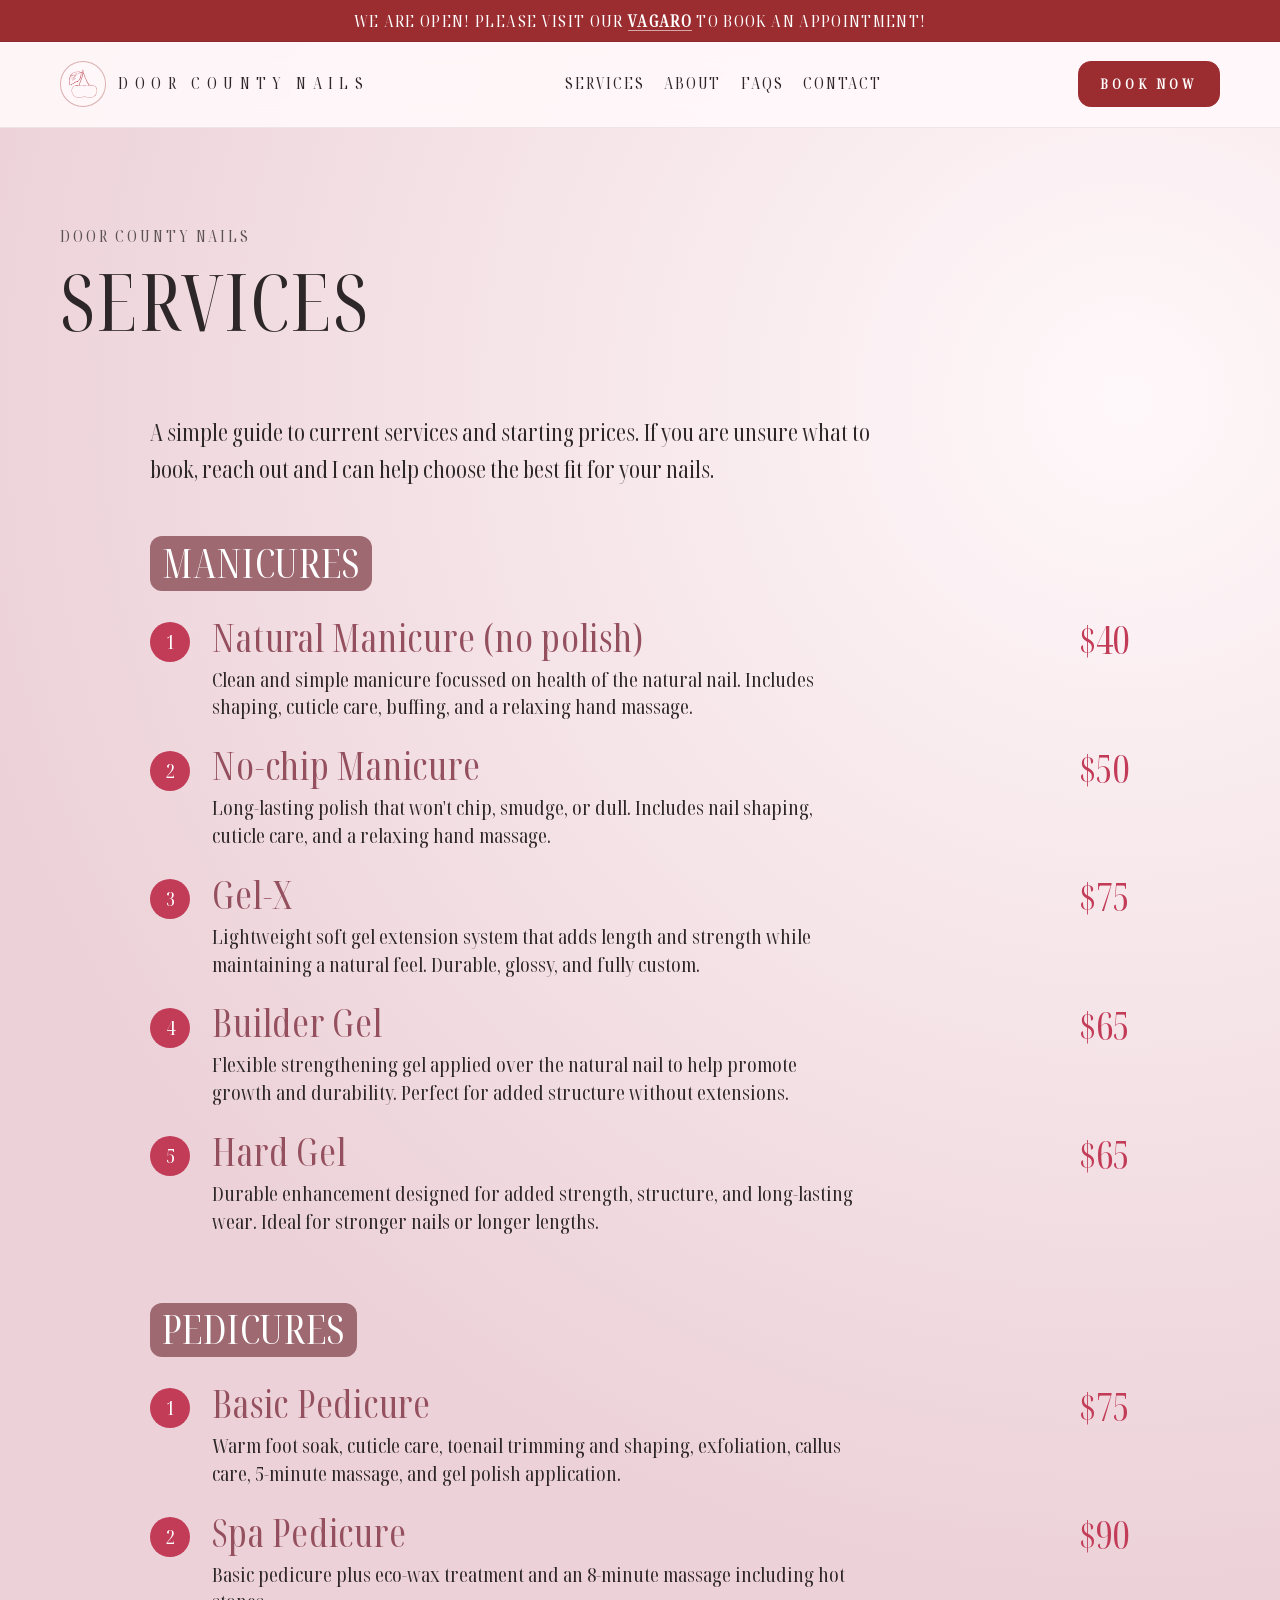
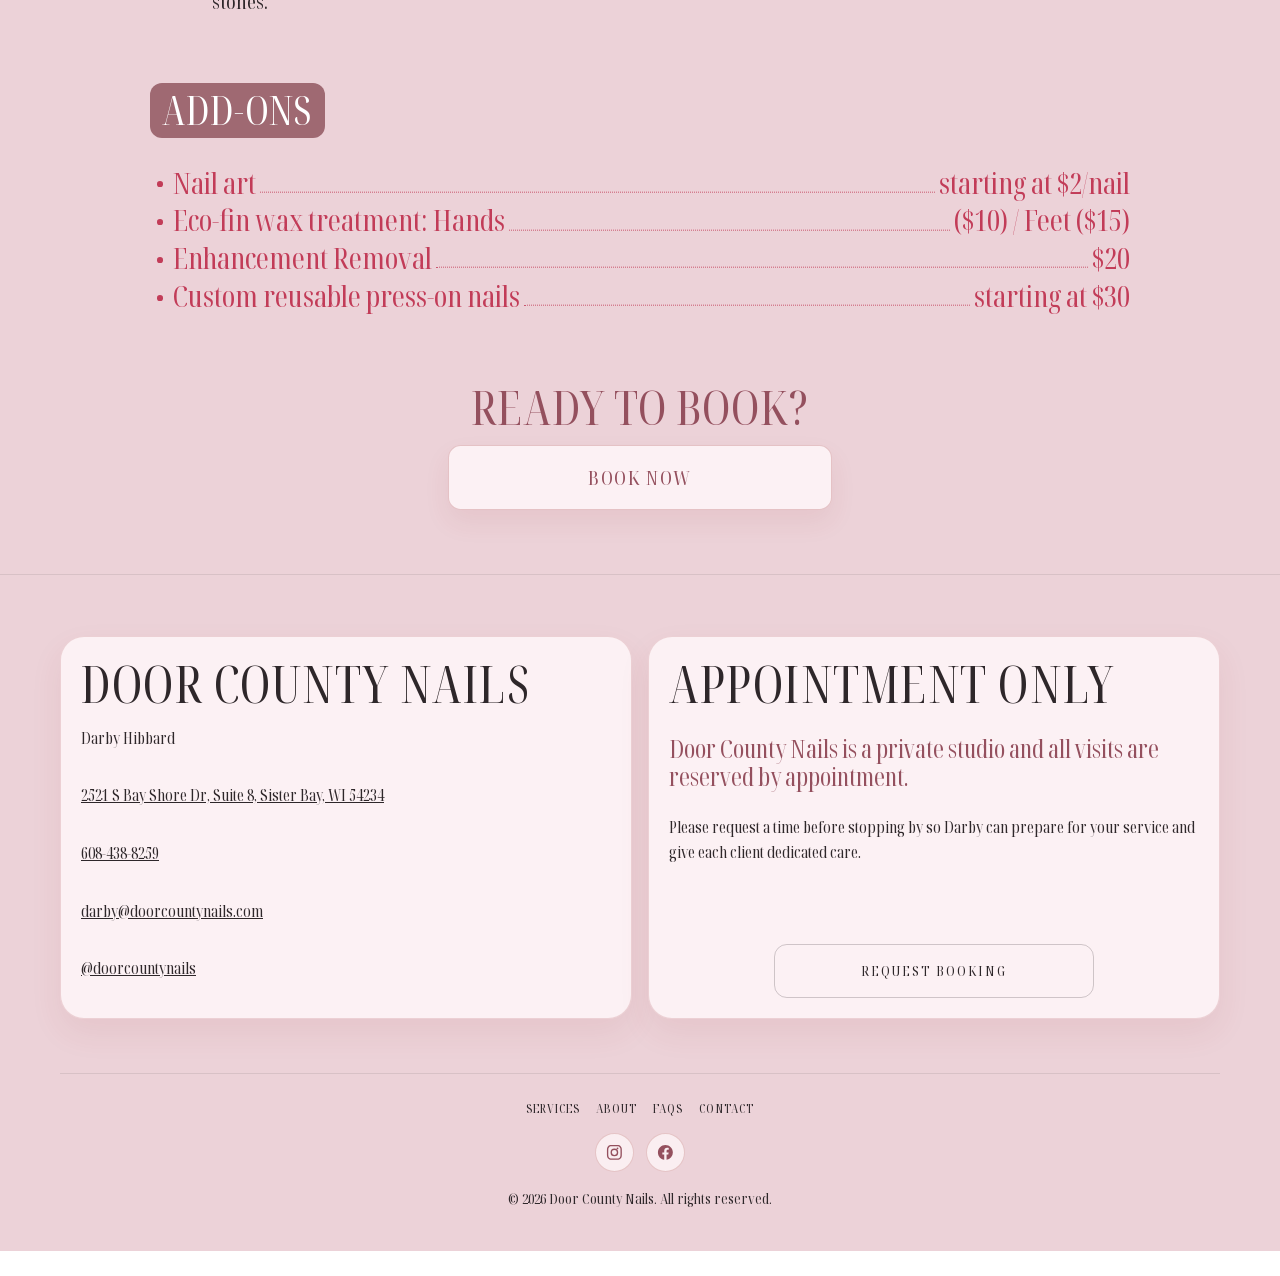
<file: services.html>
<!doctype html>
<html lang="en">
  <head>
    <meta charset="UTF-8" />
    <meta name="viewport" content="width=device-width, initial-scale=1" />
    <title>Redirecting | Door County Nails</title>
    <meta http-equiv="refresh" content="0; url=./services/" />
    <link rel="canonical" href="https://www.doorcountynails.com/services/" />
    <link rel="stylesheet" href="./styles.css?v=20260529b" />
  </head>
  <body>
    <main class="page-shell">
      <div class="container">
        <p>Redirecting to <a href="./services/">Services</a>.</p>
      </div>
    </main>
  </body>
</html>
</file>
<file: styles.css>
@font-face {
  font-family: "Noto Serif Display ExtraCondensed";
  src: url("assets/NotoSerifDisplay-ExtraCondensed.ttf") format("truetype");
  font-weight: 400;
  font-style: normal;
  font-display: swap;
}

:root {
  --color-sand: #ecd2d8;
  --color-cream: #fff8fa;
  --color-ink: #2e272a;
  --color-moss: #6f7d64;
  --color-gold: #9b2d31;
  --color-clay: #f3e3e7;
  --color-white: #ffffff;
  --ink-rgb: 46 39 42;
  --moss-rgb: 111 125 100;
  --accent-rgb: 155 45 49;
  --font-fallback: Georgia, "Times New Roman", serif;
  --font-body: "Noto Serif Display ExtraCondensed", var(--font-fallback);
  --font-display: "Noto Serif Display ExtraCondensed", var(--font-fallback);
  --font-accent: "Noto Serif Display ExtraCondensed", var(--font-fallback);
  --container: min(1160px, 92vw);
  --radius-soft: 1.5rem;
  --radius-button: 0.8rem;
  --radius-pill: var(--radius-button);
  --shadow-soft: 0 16px 42px rgb(var(--ink-rgb) / 0.14);
}

* {
  box-sizing: border-box;
}

html,
body {
  margin: 0;
  padding: 0;
}

html {
  scroll-behavior: smooth;
}

body {
  font-family: var(--font-body);
  color: var(--color-ink);
  background:
    radial-gradient(circle at 88% 14%, #fff8fa 0%, var(--color-sand) 44%),
    linear-gradient(180deg, #f7e4e9 0%, #fff8fa 100%);
  line-height: 1.6;
}

img {
  max-width: 100%;
  display: block;
}

a {
  color: inherit;
}

.container {
  width: var(--container);
  margin-inline: auto;
}

.skip-link {
  position: absolute;
  top: -3rem;
  left: 1rem;
  background: var(--color-ink);
  color: var(--color-white);
  padding: 0.5rem 0.8rem;
  border-radius: 0.5rem;
  z-index: 999;
}

.skip-link:focus {
  top: 1rem;
}

.site-banner {
  position: relative;
  z-index: 45;
  background: #9b2d31;
  color: var(--color-white);
  border-bottom: 1px solid rgb(var(--ink-rgb) / 0.12);
  font-family: var(--font-accent);
  font-size: clamp(0.88rem, 1.6vw, 1.05rem);
  letter-spacing: 0.08em;
  line-height: 1.25;
  text-align: center;
  text-transform: uppercase;
}

.site-banner .container {
  padding-block: 0.62rem;
}

.site-banner a {
  color: var(--color-white);
  font-weight: 600;
  text-decoration-color: rgb(255 255 255 / 0.58);
  text-underline-offset: 0.16em;
}

.site-header {
  position: sticky;
  top: 0;
  z-index: 40;
  backdrop-filter: blur(12px);
  background: rgb(255 248 250 / 0.92);
  border-bottom: 1px solid rgb(var(--ink-rgb) / 0.08);
}

.header-shell {
  min-height: 5.3rem;
  display: flex;
  align-items: center;
  justify-content: space-between;
  gap: 1rem;
}

.brand {
  display: inline-flex;
  align-items: center;
  gap: 0.8rem;
  text-decoration: none;
}

.brand-mark {
  width: 2.85rem;
  height: 2.85rem;
  border: 1px solid rgb(var(--accent-rgb) / 0.36);
  border-radius: 50%;
  display: grid;
  place-items: center;
  color: var(--color-gold);
  background: rgb(255 248 250 / 0.72);
}

.brand-mark img {
  width: 2rem;
  height: 2rem;
  object-fit: contain;
}

.brand-text {
  font-family: var(--font-accent);
  font-weight: 500;
  letter-spacing: 0.4em;
  text-transform: uppercase;
  font-size: 1rem;
}

.site-nav {
  display: flex;
  align-items: center;
  gap: 1.25rem;
}

.site-nav a {
  font-family: var(--font-accent);
  text-decoration: none;
  text-transform: uppercase;
  letter-spacing: 0.11em;
  font-size: 1rem;
  font-weight: 500;
}

.site-nav a:hover,
.site-nav a:focus-visible {
  color: var(--color-gold);
}

.menu-toggle {
  font-family: var(--font-accent);
  display: none;
  border: 1px solid rgb(var(--ink-rgb) / 0.2);
  border-radius: var(--radius-button);
  background: transparent;
  padding: 0.5rem 0.75rem;
  font: inherit;
  font-size: 0.82rem;
  text-transform: uppercase;
  letter-spacing: 0.08em;
}

.cta {
  font-family: var(--font-accent);
  display: inline-flex;
  align-items: center;
  justify-content: center;
  text-decoration: none;
  border-radius: var(--radius-pill);
  border: 1px solid var(--color-gold);
  padding: 0.68rem 1.35rem;
  font-weight: 500;
  font-size: 0.75rem;
  letter-spacing: 0.08em;
  text-transform: uppercase;
  transition: transform 180ms ease, background-color 180ms ease, color 180ms ease;
}

.cta:hover,
.cta:focus-visible {
  background: var(--color-gold);
  color: var(--color-white);
  transform: translateY(-1px);
}

.cta.secondary {
  border-color: rgb(var(--ink-rgb) / 0.22);
}

.site-header .cta-desktop {
  background: var(--color-gold);
  color: var(--color-white);
  font-size: 0.85rem;
  font-weight: 600;
  letter-spacing: 0.25rem;
}

.site-header .cta-desktop:hover,
.site-header .cta-desktop:focus-visible {
  background: transparent;
  color: var(--color-gold);
}

.cta-mobile {
  display: none;
}

.section-padding {
  padding: clamp(2.8rem, 7vw, 5.6rem) 0;
}

.hero {
  padding-top: clamp(3rem, 5vw, 4.5rem);
}

.hero-grid {
  display: grid;
  grid-template-columns: minmax(0, 1.05fr) minmax(0, 0.95fr);
  gap: clamp(1.8rem, 5vw, 4rem);
  align-items: center;
}

.eyebrow {
  font-family: var(--font-accent);
  font-size: 1rem;
  text-transform: uppercase;
  letter-spacing: 0.18em;
  color: rgb(var(--ink-rgb) / 0.76);
  margin: 0 0 0.75rem;
  font-weight: 500;
}

h1,
h2,
h3 {
  font-family: var(--font-display);
  line-height: 1.03;
  margin: 0;
  font-weight: 500;
}

h1 {
  font-size: clamp(2.65rem, 8.4vw, 5.6rem);
  text-transform: uppercase;
  letter-spacing: 0.03em;
  margin-bottom: 1rem;
}

.hero-copy p {
  max-width: 52ch;
  margin: 0;
}

.hero-actions {
  margin-top: 1.6rem;
  display: flex;
  flex-wrap: wrap;
  gap: 0.7rem;
}

.hero-visual {
  position: relative;
  isolation: isolate;
}

.hero-visual::before {
  content: "";
  position: absolute;
  inset: 12% -6% -10% 16%;
  z-index: -1;
  background: linear-gradient(45deg, rgb(var(--moss-rgb) / 0.86), rgb(var(--accent-rgb) / 0.68));
  border-radius: 50% 22% 56% 22%;
}

.visual-wrap {
  overflow: hidden;
  border-radius: 35% 35% 10% 10% / 18% 18% 14% 14%;
  box-shadow: var(--shadow-soft);
  background: #f3e3e7;
}

.visual-wrap img {
  aspect-ratio: 4 / 5;
  object-fit: cover;
}

.hero-slideshow {
  position: relative;
  aspect-ratio: 4 / 5;
}

.hero-slideshow img {
  width: 100%;
  height: 100%;
}

.hero-slide {
  position: absolute;
  inset: 0;
  opacity: 0;
  transition: opacity 1800ms ease-in-out;
}

.hero-slide:first-child {
  position: relative;
}

.hero-slide.is-active {
  opacity: 1;
}

.floating-chip {
  position: absolute;
  left: -1rem;
  bottom: 12%;
  background: rgb(255 248 250 / 0.93);
  border: 1px solid rgb(var(--ink-rgb) / 0.15);
  border-radius: var(--radius-pill);
  padding: 0.4rem 0.8rem;
  font-size: 0.74rem;
  letter-spacing: 0.08em;
  text-transform: uppercase;
  font-weight: 500;
}

.chip-right {
  left: auto;
  right: -1rem;
  top: 11%;
  bottom: auto;
}

.section-head {
  display: flex;
  align-items: end;
  justify-content: space-between;
  gap: 1rem;
  margin-bottom: 1.4rem;
}

h2 {
  font-size: clamp(2rem, 5vw, 3.2rem);
  text-transform: uppercase;
  letter-spacing: 0.03em;
}

.service-grid {
  display: grid;
  grid-template-columns: repeat(4, minmax(0, 1fr));
  gap: 1rem;
}

.service-card {
  background: rgb(255 248 250 / 0.76);
  border: 1px solid rgb(var(--ink-rgb) / 0.11);
  border-radius: var(--radius-soft);
  padding: 1.2rem;
  min-height: 14rem;
  display: flex;
  flex-direction: column;
}

.service-card-action {
  background: #9b2d31;
  border-color: #9b2d31;
  color: var(--color-white);
  text-decoration: none;
  transition: transform 180ms ease, box-shadow 180ms ease, background-color 180ms ease;
}

.service-card h3 {
  font-size: 1.55rem;
  margin-bottom: 0.55rem;
}

.service-card p {
  margin: 0;
}

.service-card .price {
  margin-top: auto;
  padding-top: 1rem;
  font-weight: 500;
  letter-spacing: 0.04em;
}

.service-card-action span {
  margin-top: auto;
  padding-top: 1rem;
  font-family: var(--font-accent);
  font-size: 0.78rem;
  letter-spacing: 0.12em;
  text-transform: uppercase;
}

.service-card-action:hover,
.service-card-action:focus-visible {
  background: #7f2528;
  box-shadow: var(--shadow-soft);
  transform: translateY(-2px);
}

.story-grid {
  display: grid;
  grid-template-columns: minmax(0, 1fr) minmax(0, 1fr);
  gap: 2rem;
  align-items: center;
}

.value-list {
  list-style: none;
  margin: 0;
  padding: 1.1rem;
  border: 1px solid rgb(var(--ink-rgb) / 0.14);
  border-radius: var(--radius-soft);
  background: rgb(255 248 250 / 0.68);
  display: grid;
  gap: 0.75rem;
}

.value-list li {
  position: relative;
  padding-left: 1.3rem;
}

.value-list li::before {
  content: "";
  width: 0.45rem;
  height: 0.45rem;
  border-radius: 50%;
  background: var(--color-gold);
  position: absolute;
  left: 0;
  top: 0.54rem;
}

.visit-grid,
.footer-visit-grid {
  display: grid;
  grid-template-columns: repeat(2, minmax(0, 1fr));
  gap: 1rem;
}

.visit-card {
  background: rgb(255 248 250 / 0.82);
  border-radius: var(--radius-soft);
  border: 1px solid rgb(var(--accent-rgb) / 0.16);
  padding: 1.25rem;
  box-shadow: 0 14px 32px rgb(var(--accent-rgb) / 0.08);
  display: flex;
  flex-direction: column;
}

.visit-note {
  color: #94505e;
  font-size: clamp(1.2rem, 2.2vw, 1.55rem);
  font-weight: 500;
  line-height: 1.15;
  margin-bottom: 0.45rem;
}

.visit-card .cta {
  align-self: center;
  min-width: min(100%, 20rem);
  margin-top: auto;
  padding-block: 0.9rem;
  font-size: 0.88rem;
  letter-spacing: 0.14em;
}

.site-footer {
  border-top: 1px solid rgb(var(--ink-rgb) / 0.1);
  padding: clamp(2rem, 5vw, 3.8rem) 0 2.6rem;
}

.footer-visit-grid {
  margin-bottom: clamp(2rem, 5vw, 3.4rem);
}

.footer-shell {
  border-top: 1px solid rgb(var(--ink-rgb) / 0.1);
  padding-top: 1.5rem;
  display: flex;
  flex-direction: column;
  align-items: center;
  gap: 0.9rem;
  text-align: center;
  font-size: 0.9rem;
}

.footer-shell nav {
  display: flex;
  justify-content: center;
  gap: 1rem;
  flex-wrap: wrap;
}

.footer-shell p {
  margin: 0;
}

.footer-shell nav a {
  text-decoration: none;
  font-size: 0.8rem;
  text-transform: uppercase;
  letter-spacing: 0.08em;
}

.footer-social {
  display: flex;
  align-items: center;
  justify-content: center;
  gap: 0.7rem;
}

.footer-social-link {
  width: 2.45rem;
  height: 2.45rem;
  display: inline-flex;
  align-items: center;
  justify-content: center;
  border: 1px solid rgb(var(--accent-rgb) / 0.22);
  border-radius: 50%;
  background: rgb(255 248 250 / 0.74);
  color: #94505e;
  text-decoration: none;
  transition: transform 180ms ease, border-color 180ms ease, background-color 180ms ease, color 180ms ease;
}

.footer-social-link:hover,
.footer-social-link:focus-visible {
  border-color: rgb(var(--accent-rgb) / 0.48);
  background: #9b2d31;
  color: var(--color-white);
  transform: translateY(-1px);
}

.footer-social-link svg {
  width: 1.05rem;
  height: 1.05rem;
  display: block;
  fill: currentColor;
  overflow: visible;
}

.page-hero {
  padding: clamp(3rem, 8vw, 6rem) 0 clamp(2rem, 5vw, 3.5rem);
}

.page-hero h1 {
  font-size: clamp(2.55rem, 8.3vw, 4.9rem);
}

.page-shell {
  padding-bottom: 4rem;
}

.page-shell p {
  max-width: 72ch;
}

.about-shell {
  max-width: 1120px;
  display: grid;
  grid-template-columns: minmax(0, 1.12fr) minmax(18rem, 0.72fr);
  gap: clamp(2rem, 5vw, 4rem);
  align-items: start;
}

.about-content {
  min-width: 0;
}

.about-copy {
  border-left: 0.18rem solid rgb(var(--accent-rgb) / 0.32);
  padding-left: clamp(1.1rem, 3vw, 2rem);
}

.about-copy p {
  margin: 0;
  max-width: 74ch;
  font-size: clamp(1.2rem, 2vw, 1.45rem);
  line-height: 1.48;
}

.about-copy p + p {
  margin-top: 1.15rem;
}

.about-lede,
.about-signoff {
  color: #94505e;
  font-family: var(--font-display);
  font-size: clamp(1.65rem, 3.6vw, 2.45rem) !important;
  line-height: 1.08 !important;
}

.about-cta {
  display: flex;
  justify-content: center;
  margin-top: clamp(2rem, 5vw, 3.5rem);
}

.about-cta-button {
  width: min(100%, 24rem);
}

.about-portrait {
  position: sticky;
  top: 7rem;
  isolation: isolate;
  margin: 0;
}

.about-portrait::before {
  content: "";
  position: absolute;
  inset: 11% -8% -9% 15%;
  z-index: -1;
  background: linear-gradient(45deg, rgb(var(--moss-rgb) / 0.86), rgb(var(--accent-rgb) / 0.68));
  border-radius: 50% 22% 56% 22%;
}

.about-portrait img {
  width: 100%;
  height: auto;
  aspect-ratio: 4 / 5;
  object-fit: cover;
  object-position: 66% 50%;
}

.contact-shell {
  max-width: 980px;
}

.contact-copy {
  color: #94505e;
  font-family: var(--font-display);
  font-size: clamp(1.65rem, 3.6vw, 2.45rem);
  line-height: 1.12;
  margin: 0;
  max-width: 74ch;
}

.contact-booking-primary {
  display: flex;
  justify-content: center;
  margin-top: clamp(1.7rem, 4vw, 2.8rem);
  max-width: 980px;
}

.contact-booking-button {
  min-height: 4.8rem;
  width: min(100%, 34rem);
  display: inline-flex;
  align-items: center;
  justify-content: center;
  border: 1px solid rgb(var(--accent-rgb) / 0.58);
  border-radius: var(--radius-button);
  background: #9b2d31;
  color: var(--color-white);
  box-shadow: 0 18px 34px rgb(var(--accent-rgb) / 0.22);
  font-family: var(--font-accent);
  font-size: clamp(1.28rem, 2.2vw, 1.7rem);
  line-height: 1;
  letter-spacing: 0.08em;
  text-align: center;
  text-decoration: none;
  text-transform: uppercase;
  padding: 1rem 1.4rem;
  transition: transform 180ms ease, background-color 180ms ease, box-shadow 180ms ease;
}

.contact-booking-button:hover,
.contact-booking-button:focus-visible {
  background: #84272b;
  box-shadow: 0 20px 38px rgb(var(--accent-rgb) / 0.28);
  transform: translateY(-1px);
}

.contact-divider {
  width: min(100%, 34rem);
  margin: clamp(1rem, 3vw, 1.5rem) auto 0;
  color: #94505e;
  font-style: italic;
  text-align: center;
}

.contact-actions {
  display: grid;
  grid-template-columns: repeat(3, minmax(0, 1fr));
  gap: 0.8rem;
  margin-top: clamp(1rem, 3vw, 1.5rem);
  max-width: 980px;
}

.contact-action {
  min-height: 4.1rem;
  display: inline-flex;
  align-items: center;
  justify-content: center;
  border: 1px solid rgb(var(--accent-rgb) / 0.24);
  border-radius: var(--radius-button);
  background: rgb(255 248 250 / 0.82);
  color: #94505e;
  box-shadow: 0 12px 26px rgb(var(--accent-rgb) / 0.08);
  font-family: var(--font-accent);
  font-size: clamp(1.05rem, 1.7vw, 1.28rem);
  line-height: 1.05;
  letter-spacing: 0.08em;
  text-align: center;
  text-decoration: none;
  text-transform: uppercase;
  padding: 0.85rem 1rem;
  transition: transform 180ms ease, border-color 180ms ease, background-color 180ms ease;
}

.contact-action:hover,
.contact-action:focus-visible {
  background: rgb(255 248 250 / 0.96);
  border-color: rgb(var(--accent-rgb) / 0.48);
  transform: translateY(-1px);
}

.contact-map {
  margin-top: clamp(2rem, 5vw, 3.5rem);
  max-width: 980px;
  padding: clamp(0.8rem, 2vw, 1.1rem);
  border: 1px solid rgb(var(--accent-rgb) / 0.18);
  border-radius: 1.1rem;
  background: rgb(255 248 250 / 0.76);
  box-shadow: 0 18px 38px rgb(var(--accent-rgb) / 0.1);
}

.contact-map iframe {
  width: 100%;
  min-height: clamp(18rem, 44vw, 28rem);
  border: 0;
  border-radius: 0.75rem;
  filter: saturate(0.78) sepia(0.08);
}

.contact-map-action {
  display: flex;
  justify-content: center;
  margin-top: 1rem;
  max-width: 980px;
}

.contact-map-button {
  width: min(100%, 24rem);
}

.gallery-shell {
  max-width: 1120px;
}

.gallery-head {
  display: grid;
  grid-template-columns: minmax(0, 1fr) auto;
  gap: clamp(1rem, 4vw, 2rem);
  align-items: center;
  margin-bottom: clamp(1.5rem, 4vw, 2.5rem);
}

.gallery-lede {
  color: #94505e;
  font-family: var(--font-display);
  font-size: clamp(1.65rem, 3.6vw, 2.45rem);
  line-height: 1.08;
  margin: 0;
}

.gallery-follow {
  min-width: min(100%, 18rem);
}

.instagram-grid {
  display: grid;
  grid-template-columns: repeat(3, minmax(0, 1fr));
  gap: clamp(0.55rem, 1.8vw, 1rem);
}

.instagram-tile {
  position: relative;
  display: block;
  overflow: hidden;
  aspect-ratio: 1;
  border-radius: 0.55rem;
  background: rgb(255 248 250 / 0.76);
  box-shadow: 0 14px 32px rgb(var(--accent-rgb) / 0.08);
  text-decoration: none;
}

.instagram-tile img {
  width: 100%;
  height: 100%;
  object-fit: cover;
  transition: transform 260ms ease, filter 260ms ease;
}

.instagram-tile span {
  position: absolute;
  inset: auto 0 0;
  padding: 0.8rem;
  background: linear-gradient(180deg, transparent, rgb(var(--ink-rgb) / 0.62));
  color: var(--color-white);
  font-family: var(--font-accent);
  font-size: clamp(0.92rem, 1.5vw, 1.2rem);
  letter-spacing: 0.08em;
  text-transform: uppercase;
  opacity: 0;
  transform: translateY(0.45rem);
  transition: opacity 220ms ease, transform 220ms ease;
}

.instagram-tile:hover img,
.instagram-tile:focus-visible img {
  filter: saturate(1.08) contrast(1.02);
  transform: scale(1.04);
}

.instagram-tile:hover span,
.instagram-tile:focus-visible span {
  opacity: 1;
  transform: translateY(0);
}

.instagram-tile:nth-child(2) img,
.instagram-tile:nth-child(7) img {
  object-position: 28% 50%;
}

.instagram-tile:nth-child(3) img,
.instagram-tile:nth-child(8) img {
  object-position: 74% 50%;
}

.instagram-tile:nth-child(4) img {
  object-position: 52% 20%;
}

.instagram-tile:nth-child(6) img {
  object-position: 48% 78%;
}

.instagram-tile.featured {
  border-radius: 35% 35% 10% 10% / 18% 18% 14% 14%;
}

.faq-shell,
.pricing-shell {
  max-width: 980px;
}

.faq-lede,
.pricing-lede {
  margin: 0 0 clamp(1.8rem, 4vw, 3rem);
  max-width: 64ch;
  font-size: clamp(1.2rem, 2vw, 1.45rem);
}

.faq-list,
.pricing-list {
  list-style: none;
  margin: 0;
  padding: 0;
  display: grid;
  gap: clamp(1.05rem, 2.6vw, 1.7rem);
}

.faq-list {
  counter-reset: faq;
}

.faq-item {
  counter-increment: faq;
  display: grid;
  grid-template-columns: 3rem minmax(0, 1fr);
  column-gap: 0.9rem;
  align-items: start;
}

.faq-item::before {
  content: counter(faq);
  width: 2.5rem;
  height: 2.5rem;
  border-radius: 50%;
  display: grid;
  place-items: center;
  color: var(--color-white);
  background: #c23c58;
  font-family: var(--font-accent);
  font-size: 1.25rem;
  font-weight: 500;
  line-height: 1;
  margin-top: 0.14rem;
}

.faq-item h2,
.faq-item p {
  grid-column: 2;
}

.faq-item h2 {
  color: #94505e;
  font-size: clamp(1.65rem, 3.4vw, 2.35rem);
  letter-spacing: 0.02em;
  line-height: 0.98;
  margin-bottom: 0.7rem;
}

.faq-item p {
  margin: 0;
  max-width: 76ch;
  font-size: clamp(1.08rem, 1.7vw, 1.28rem);
  line-height: 1.35;
}

.faq-item a {
  color: #c23c58;
  text-decoration-color: rgb(194 60 88 / 0.42);
  text-underline-offset: 0.16em;
}

.faq-cta {
  display: flex;
  flex-direction: column;
  align-items: center;
  justify-content: center;
  gap: 0.85rem;
  margin-top: clamp(2rem, 5vw, 3.8rem);
  text-align: center;
}

.faq-cta p {
  color: #94505e;
  font-family: var(--font-display);
  font-size: clamp(2rem, 5vw, 3rem);
  line-height: 1;
  margin: 0;
  text-transform: uppercase;
  letter-spacing: 0.02em;
}

.faq-cta-button {
  width: min(100%, 24rem);
}

.pricing-section + .pricing-section {
  margin-top: clamp(2.4rem, 6vw, 4.2rem);
}

.pricing-section-title {
  display: inline-flex;
  align-items: center;
  width: fit-content;
  margin-bottom: clamp(1.2rem, 3vw, 1.8rem);
  border-radius: 0.75rem;
  background: #9f6972;
  color: var(--color-white);
  padding: 0.42rem 0.78rem 0.5rem;
  font-size: clamp(1.65rem, 4vw, 2.5rem);
  line-height: 1;
  text-transform: uppercase;
  letter-spacing: 0.02em;
}

.pricing-list {
  counter-reset: pricing;
}

.pricing-item {
  counter-increment: pricing;
  display: grid;
  grid-template-columns: 3rem minmax(0, 1fr) auto;
  gap: 0.9rem;
  align-items: start;
}

.pricing-item::before {
  content: counter(pricing);
  width: 2.5rem;
  height: 2.5rem;
  border-radius: 50%;
  display: grid;
  place-items: center;
  color: var(--color-white);
  background: #c23c58;
  font-family: var(--font-accent);
  font-size: 1.25rem;
  font-weight: 500;
  line-height: 1;
  margin-top: 0.14rem;
}

.pricing-copy h3 {
  color: #94505e;
  font-size: clamp(1.65rem, 3.4vw, 2.35rem);
  letter-spacing: 0.02em;
  line-height: 0.98;
  margin: 0 0 0.58rem;
}

.pricing-copy p {
  margin: 0;
  max-width: 72ch;
  font-size: clamp(1.08rem, 1.7vw, 1.28rem);
  line-height: 1.35;
}

.pricing-price {
  color: #c23c58;
  font-family: var(--font-display);
  font-size: clamp(1.65rem, 3.4vw, 2.35rem);
  line-height: 1;
  margin: 0.1rem 0 0;
  white-space: nowrap;
}

.pricing-addons {
  list-style: none;
  margin: 0;
  padding: 0 0 0 1.45rem;
  display: grid;
  gap: 0.42rem;
  color: #c23c58;
  font-family: var(--font-display);
  font-size: clamp(1.25rem, 2.8vw, 1.85rem);
  line-height: 1.05;
}

.pricing-addons li {
  position: relative;
  display: grid;
  grid-template-columns: auto minmax(1rem, 1fr) auto;
  align-items: end;
  column-gap: 0.25rem;
}

.pricing-addons li::before {
  content: "";
  position: absolute;
  left: -1rem;
  top: 0.5em;
  width: 0.36rem;
  height: 0.36rem;
  border-radius: 50%;
  background: #c23c58;
}

.pricing-addons li::after {
  content: "";
  border-bottom: 0.12rem dotted rgb(194 60 88 / 0.82);
  transform: translateY(-0.18em);
}

.pricing-addons span:first-child {
  grid-column: 1;
}

.pricing-addons span:last-child {
  grid-column: 3;
  text-align: right;
  white-space: nowrap;
}

.pricing-addons li::after {
  grid-column: 2;
  grid-row: 1;
}

.pricing-cta {
  display: flex;
  flex-direction: column;
  align-items: center;
  justify-content: center;
  gap: 0.85rem;
  margin-top: clamp(2.5rem, 6vw, 4.5rem);
  text-align: center;
}

.pricing-cta p {
  color: #94505e;
  font-family: var(--font-display);
  font-size: clamp(2rem, 5vw, 3rem);
  line-height: 1;
  margin: 0;
  text-transform: uppercase;
  letter-spacing: 0.02em;
}

.pricing-cta-button {
  width: min(100%, 24rem);
}

.reveal {
  opacity: 0;
  transform: translateY(16px);
}

.reveal.is-visible {
  opacity: 1;
  transform: translateY(0);
  transition: opacity 560ms ease, transform 560ms ease;
}

@media (max-width: 1040px) {
  .service-grid {
    grid-template-columns: repeat(2, minmax(0, 1fr));
  }

}

@media (max-width: 840px) {
  .menu-toggle {
    display: inline-flex;
  }

  .cta-desktop {
    display: none;
  }

  .site-nav {
    position: absolute;
    top: 100%;
    left: 0;
    right: 0;
    display: none;
    flex-direction: column;
    align-items: flex-end;
    gap: 0.1rem;
    background: rgb(255 248 250 / 0.98);
    border-bottom: 1px solid rgb(var(--ink-rgb) / 0.1);
    padding: 0.5rem 4vw 1rem;
  }

  .site-nav[data-open="true"] {
    display: flex;
  }

  .site-nav a {
    padding: 0.65rem 0.4rem;
    text-align: right;
  }

  .cta-mobile {
    display: inline-flex;
    width: max-content;
    margin-top: 0.25rem;
  }

  .hero-grid,
  .story-grid,
  .about-shell,
  .visit-grid,
  .footer-visit-grid {
    grid-template-columns: minmax(0, 1fr);
  }

  .contact-actions {
    grid-template-columns: minmax(0, 1fr);
  }

  .gallery-head {
    grid-template-columns: minmax(0, 1fr);
  }

  .hero-copy p {
    max-width: none;
  }

  .hero-visual {
    max-width: 34rem;
    margin-inline: auto;
  }

  .hero-visual::before {
    inset: 12% 0 -10% 16%;
  }

  .about-portrait {
    position: relative;
    top: auto;
    width: min(30rem, 82vw);
    max-width: 30rem;
    margin: 0 auto clamp(2.8rem, 10vw, 4rem);
    order: -1;
  }

  .about-portrait::before {
    inset: 10% 0 -8% 14%;
  }

  .chip-right,
  .floating-chip {
    font-size: 0.66rem;
  }
}

@media (max-width: 640px) {
  .service-grid {
    grid-template-columns: minmax(0, 1fr);
  }

  .instagram-grid {
    grid-template-columns: repeat(2, minmax(0, 1fr));
  }

  .header-shell {
    min-height: 4.7rem;
  }

  .brand-text {
    font-size: 1rem;
    letter-spacing: 0.28em;
  }

  .floating-chip {
    position: static;
    margin-top: 0.6rem;
    width: fit-content;
  }

  .chip-right {
    margin-left: auto;
    margin-top: 0.45rem;
  }

  .section-head {
    flex-direction: column;
    align-items: flex-start;
  }

  .faq-item {
    grid-template-columns: 2.45rem minmax(0, 1fr);
    column-gap: 0.72rem;
  }

  .faq-item::before {
    width: 2.1rem;
    height: 2.1rem;
    font-size: 1.05rem;
  }

  .pricing-item {
    grid-template-columns: 2.45rem minmax(0, 1fr);
    column-gap: 0.72rem;
  }

  .pricing-item::before {
    width: 2.1rem;
    height: 2.1rem;
    font-size: 1.05rem;
  }

  .pricing-price {
    grid-column: 2;
    margin-top: 0.25rem;
  }

  .pricing-addons {
    padding-left: 1.2rem;
  }

  .pricing-addons li {
    grid-template-columns: minmax(0, 1fr);
    gap: 0.12rem;
  }

  .pricing-addons li::after {
    display: none;
  }

  .pricing-addons span:last-child {
    grid-column: 1;
    text-align: left;
    white-space: normal;
  }

}

@media (prefers-reduced-motion: reduce) {
  html {
    scroll-behavior: auto;
  }

  .hero-slide {
    transition: none;
  }

  * {
    animation-duration: 0.01ms !important;
    animation-iteration-count: 1 !important;
    transition-duration: 0.01ms !important;
  }
}
</file>
